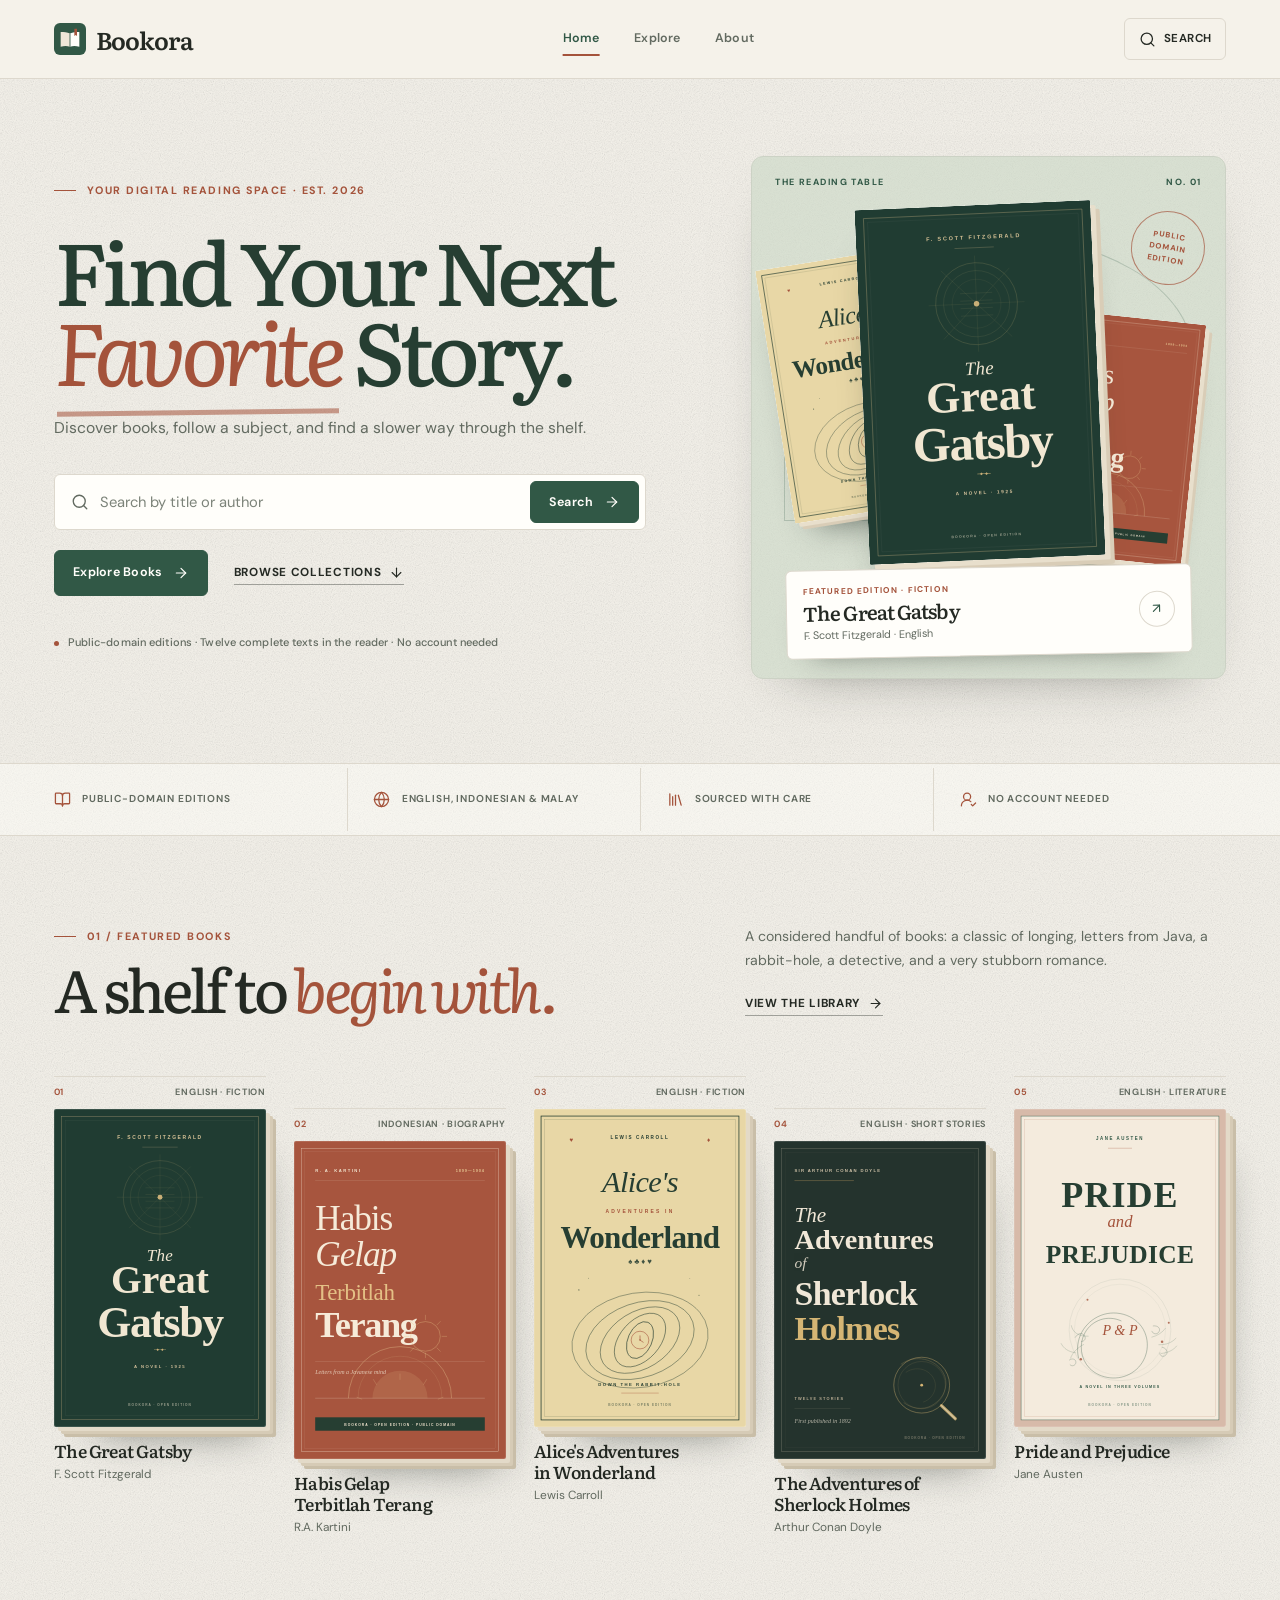
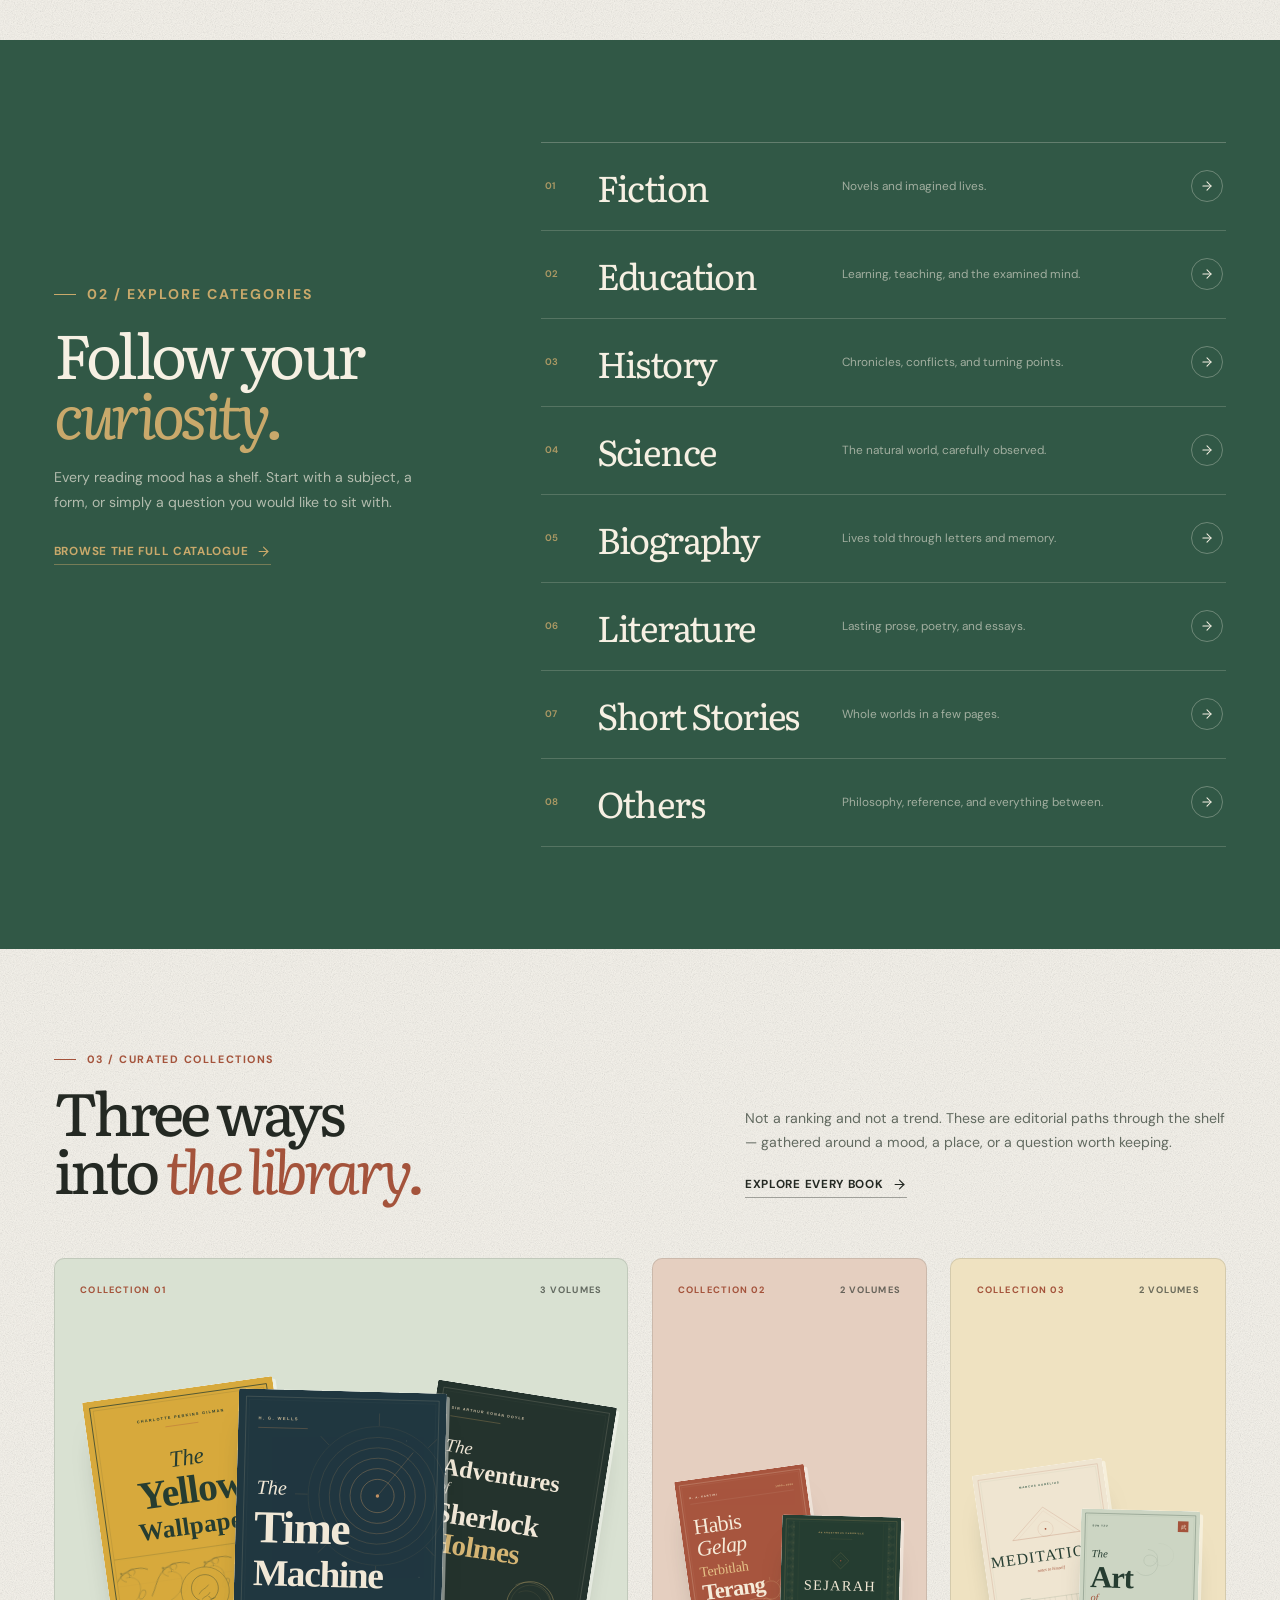
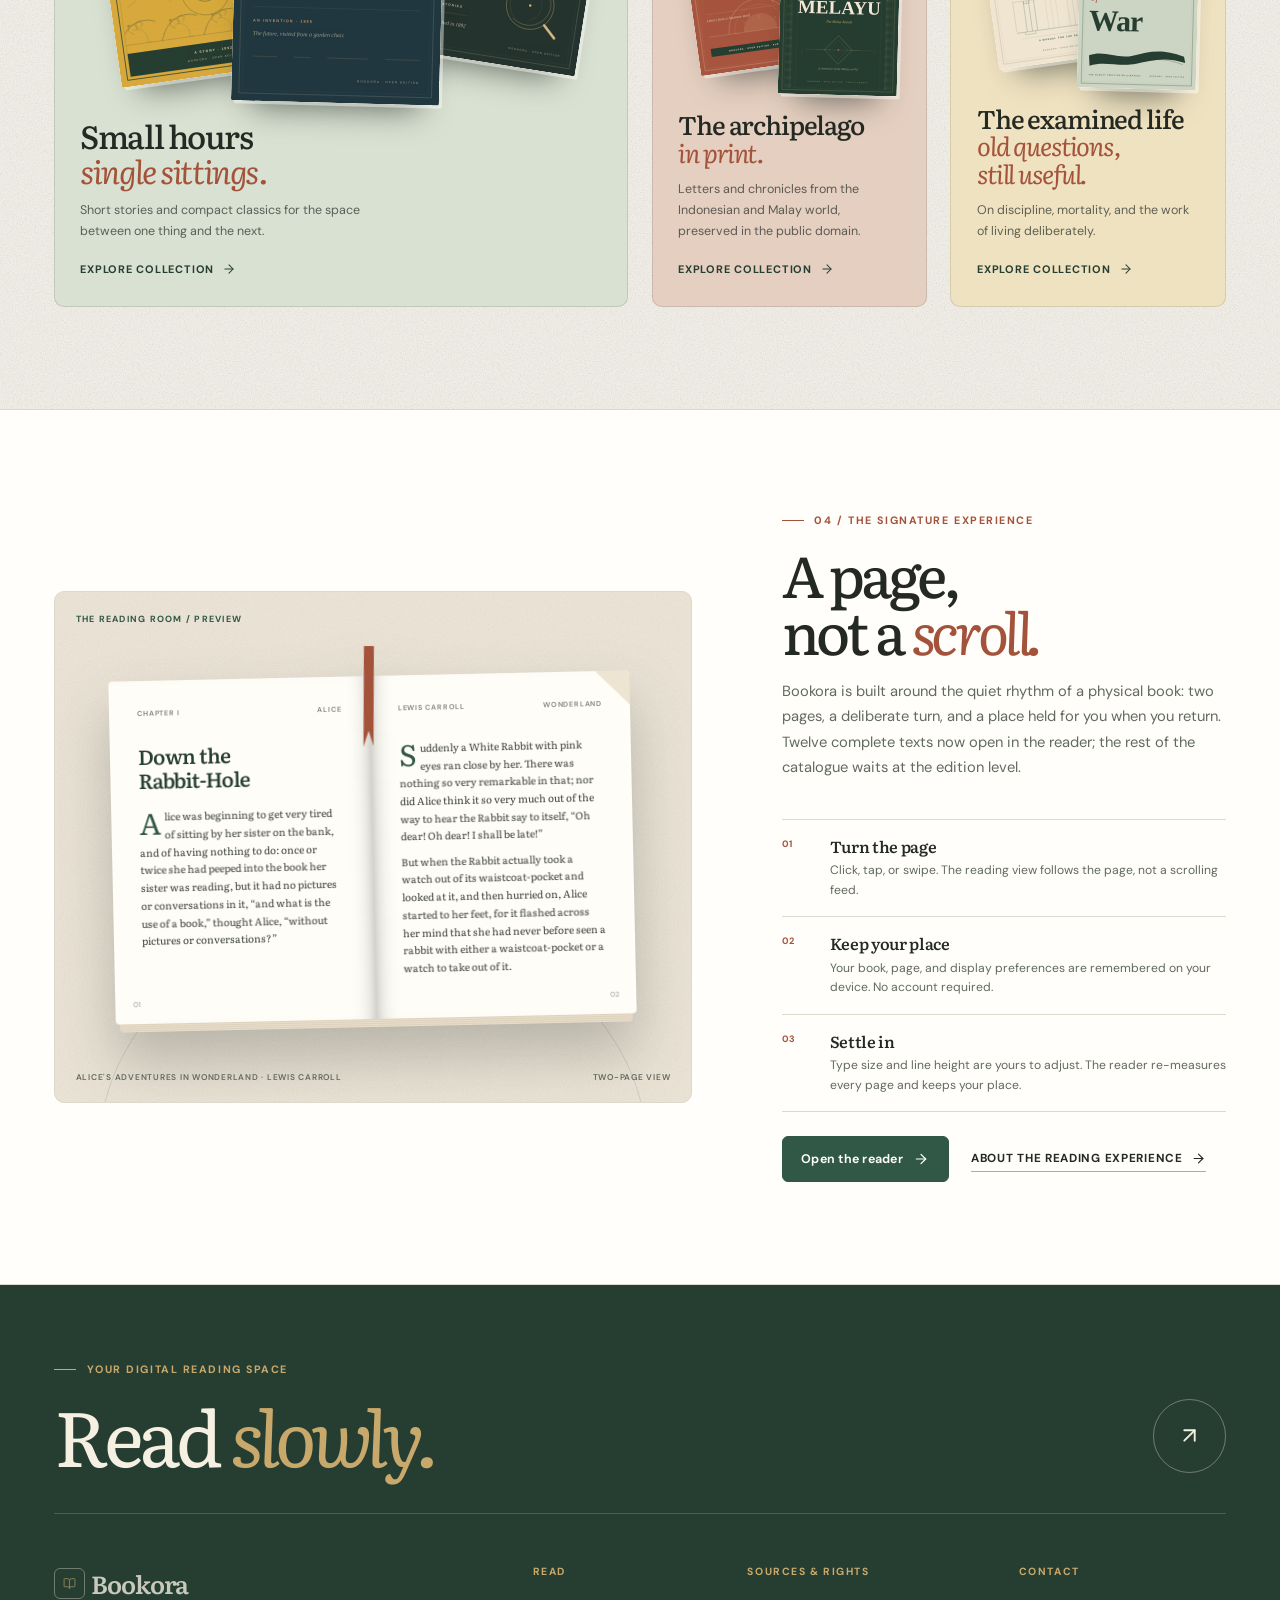
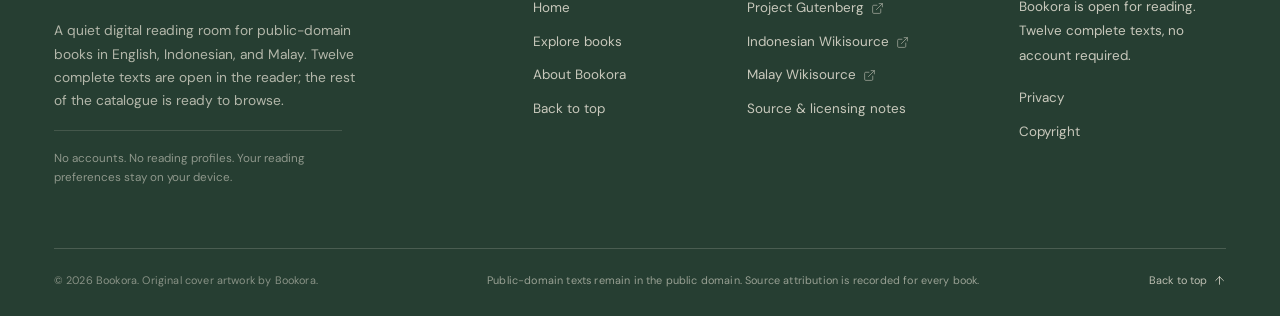
<file: index.html>
<!DOCTYPE html>
<html lang="en">
<head>
  <meta charset="UTF-8">
  <meta name="viewport" content="width=device-width, initial-scale=1.0">
  <meta name="description" content="Bookora is a quiet digital reading room for discovering public-domain books in English, Indonesian, and Malay. No account required.">
  <meta name="theme-color" content="#F5F2EA">
  <title>Bookora — Your Digital Reading Space</title>
  <link rel="icon" href="favicon.svg" type="image/svg+xml">
  <link rel="preload" href="assets/fonts/literata-variable.woff2" as="font" type="font/woff2" crossorigin>
  <link rel="preload" href="assets/fonts/dm-sans-variable.woff2" as="font" type="font/woff2" crossorigin>
  <link rel="stylesheet" href="css/style.css">
  <link rel="stylesheet" href="css/home.css">
</head>
<body>
  <a class="skip-link" href="#main-content">Skip to content</a>

  <svg class="icon-sprite" xmlns="http://www.w3.org/2000/svg" aria-hidden="true" focusable="false">
    <symbol id="icon-book-open" viewBox="0 0 24 24">
      <path d="M12 7v14"/>
      <path d="M3 18a1 1 0 0 1-1-1V4a1 1 0 0 1 1-1h5a4 4 0 0 1 4 4 4 4 0 0 1 4-4h5a1 1 0 0 1 1 1v13a1 1 0 0 1-1 1h-6a3 3 0 0 0-3 3 3 3 0 0 0-3-3z"/>
    </symbol>
    <symbol id="icon-globe" viewBox="0 0 24 24">
      <circle cx="12" cy="12" r="10"/>
      <path d="M12 2a14.5 14.5 0 0 0 0 20 14.5 14.5 0 0 0 0-20"/>
      <path d="M2 12h20"/>
    </symbol>
    <symbol id="icon-library" viewBox="0 0 24 24">
      <path d="m16 6 4 14"/>
      <path d="M12 6v14"/>
      <path d="M8 8v12"/>
      <path d="M4 4v16"/>
    </symbol>
    <symbol id="icon-user-check" viewBox="0 0 24 24">
      <path d="M2 21a8 8 0 0 1 13.292-6"/>
      <circle cx="10" cy="8" r="5"/>
      <path d="m16 19 2 2 4-4"/>
    </symbol>
    <symbol id="icon-search" viewBox="0 0 24 24">
      <circle cx="11" cy="11" r="8"/>
      <path d="m21 21-4.3-4.3"/>
    </symbol>
    <symbol id="icon-menu" viewBox="0 0 24 24">
      <line x1="4" x2="20" y1="12" y2="12"/>
      <line x1="4" x2="20" y1="6" y2="6"/>
      <line x1="4" x2="20" y1="18" y2="18"/>
    </symbol>
    <symbol id="icon-close" viewBox="0 0 24 24">
      <path d="M18 6 6 18"/>
      <path d="m6 6 12 12"/>
    </symbol>
    <symbol id="icon-arrow-right" viewBox="0 0 24 24">
      <path d="M5 12h14"/>
      <path d="m12 5 7 7-7 7"/>
    </symbol>
    <symbol id="icon-arrow-up-right" viewBox="0 0 24 24">
      <path d="M7 7h10v10"/>
      <path d="M7 17 17 7"/>
    </symbol>
    <symbol id="icon-arrow-down" viewBox="0 0 24 24">
      <path d="M12 5v14"/>
      <path d="m19 12-7 7-7-7"/>
    </symbol>
    <symbol id="icon-arrow-up" viewBox="0 0 24 24">
      <path d="m5 12 7-7 7 7"/>
      <path d="M12 19V5"/>
    </symbol>
    <symbol id="icon-external-link" viewBox="0 0 24 24">
      <path d="M15 3h6v6"/>
      <path d="M10 14 21 3"/>
      <path d="M18 13v6a2 2 0 0 1-2 2H5a2 2 0 0 1-2-2V8a2 2 0 0 1 2-2h6"/>
    </symbol>
    <symbol id="icon-mail" viewBox="0 0 24 24">
      <rect width="20" height="16" x="2" y="4" rx="2"/>
      <path d="m22 7-8.97 5.7a1.94 1.94 0 0 1-2.06 0L2 7"/>
    </symbol>
  </svg>

  <header class="site-header">
    <div class="container site-header__inner">
      <a class="brand" href="index.html" aria-label="Bookora home">
        <img class="brand__mark" src="assets/images/logo-mark.svg" width="32" height="32" alt="">
        <span class="brand__wordmark">Bookora</span>
      </a>

      <nav class="site-nav" aria-label="Primary navigation">
        <a class="site-nav__link" href="index.html" aria-current="page">Home</a>
        <a class="site-nav__link" href="explore.html">Explore</a>
        <a class="site-nav__link" href="about.html">About</a>
      </nav>

      <div class="site-header__actions">
        <button class="search-trigger" type="button" data-dialog-open="search-dialog" aria-haspopup="dialog" aria-controls="search-dialog" aria-expanded="false" aria-label="Search Bookora">
          <svg class="icon" aria-hidden="true"><use href="#icon-search"></use></svg>
          <span class="search-trigger__label" aria-hidden="true">Search</span>
        </button>
        <button class="menu-trigger" type="button" data-dialog-open="nav-dialog" aria-haspopup="dialog" aria-controls="nav-dialog" aria-expanded="false" aria-label="Open navigation menu">
          <svg class="icon" aria-hidden="true"><use href="#icon-menu"></use></svg>
        </button>
      </div>
    </div>
  </header>

  <dialog class="search-dialog" id="search-dialog" aria-labelledby="search-dialog-title">
    <div class="search-dialog__panel">
      <div class="search-dialog__top">
        <p class="eyebrow">The catalogue</p>
        <button class="dialog-close" type="button" data-dialog-close aria-label="Close search">
          <svg class="icon" aria-hidden="true"><use href="#icon-close"></use></svg>
        </button>
      </div>
      <h2 id="search-dialog-title">Search the library.</h2>
      <p class="search-dialog__intro">Look for a title, an author, or a translator. Bookora will bring together every matching edition in the catalogue.</p>
      <form class="search-form search-dialog__form" action="explore.html" method="get" role="search">
        <label class="sr-only" for="dialog-search-input">Search by title or author</label>
        <svg class="icon search-form__icon" aria-hidden="true"><use href="#icon-search"></use></svg>
        <input class="search-form__input" id="dialog-search-input" type="search" name="q" placeholder="Search by title or author" autocomplete="off" spellcheck="false">
        <button class="button button--primary" type="submit">
          Search
          <svg class="icon icon--forward" aria-hidden="true"><use href="#icon-arrow-right"></use></svg>
        </button>
      </form>
      <div class="search-dialog__suggestions">
        <span>Browse a shelf:</span>
        <a href="explore.html?category=fiction">Fiction</a>
        <a href="explore.html?category=biography">Biography</a>
        <a href="explore.html?category=history">History</a>
        <a href="explore.html?category=short-stories">Short stories</a>
      </div>
    </div>
  </dialog>

  <dialog class="nav-dialog" id="nav-dialog" aria-labelledby="nav-dialog-title">
    <div class="nav-dialog__inner">
      <div class="nav-dialog__head">
        <a class="brand" href="index.html" aria-label="Bookora home">
          <img class="brand__mark" src="assets/images/logo-mark.svg" width="32" height="32" alt="">
          <span class="brand__wordmark">Bookora</span>
        </a>
        <button class="dialog-close" type="button" data-dialog-close aria-label="Close navigation menu">
          <svg class="icon" aria-hidden="true"><use href="#icon-close"></use></svg>
        </button>
      </div>
      <h2 class="sr-only" id="nav-dialog-title">Bookora navigation</h2>
      <nav class="nav-dialog__nav" aria-label="Mobile navigation">
        <a class="nav-dialog__link" href="index.html" aria-current="page">
          <span class="nav-dialog__link-index" aria-hidden="true">01</span>
          <span class="nav-dialog__link-label">Home</span>
          <svg class="icon" aria-hidden="true"><use href="#icon-arrow-up-right"></use></svg>
        </a>
        <a class="nav-dialog__link" href="explore.html">
          <span class="nav-dialog__link-index" aria-hidden="true">02</span>
          <span class="nav-dialog__link-label">Explore</span>
          <svg class="icon" aria-hidden="true"><use href="#icon-arrow-up-right"></use></svg>
        </a>
        <a class="nav-dialog__link" href="about.html">
          <span class="nav-dialog__link-index" aria-hidden="true">03</span>
          <span class="nav-dialog__link-label">About</span>
          <svg class="icon" aria-hidden="true"><use href="#icon-arrow-up-right"></use></svg>
        </a>
      </nav>
      <div class="nav-dialog__footer">
        <p>A quiet reading room for public-domain books. No account, no noise.</p>
        <a class="button button--primary" href="explore.html">
          Explore books
          <svg class="icon icon--forward" aria-hidden="true"><use href="#icon-arrow-right"></use></svg>
        </a>
      </div>
    </div>
  </dialog>

  <main id="main-content">
    <section class="hero" aria-labelledby="hero-title">
      <div class="container hero__grid">
        <div class="hero__content">
          <p class="eyebrow hero__eyebrow">Your digital reading space · Est. 2026</p>
          <h1 class="hero__title" id="hero-title">Find Your Next<br><em>Favorite</em> Story.</h1>
          <p class="hero__lede">Discover books, follow a subject, and find a slower way through the shelf.</p>

          <form class="search-form hero__search" action="explore.html" method="get" role="search">
            <label class="sr-only" for="hero-search-input">Search by title or author</label>
            <svg class="icon search-form__icon" aria-hidden="true"><use href="#icon-search"></use></svg>
            <input class="search-form__input" id="hero-search-input" type="search" name="q" placeholder="Search by title or author" autocomplete="off" spellcheck="false">
            <button class="button button--primary" type="submit">
              Search
              <svg class="icon icon--forward" aria-hidden="true"><use href="#icon-arrow-right"></use></svg>
            </button>
          </form>

          <div class="hero__actions">
            <a class="button button--primary" href="explore.html">
              Explore Books
              <svg class="icon icon--forward" aria-hidden="true"><use href="#icon-arrow-right"></use></svg>
            </a>
            <a class="text-link" href="#collections">
              Browse collections
              <svg class="icon" aria-hidden="true"><use href="#icon-arrow-down"></use></svg>
            </a>
          </div>

          <p class="hero__note">Public-domain editions · Twelve complete texts in the reader · No account needed</p>
        </div>

        <figure class="hero-display" aria-labelledby="hero-display-caption">
          <div class="hero-display__meta" aria-hidden="true">
            <span>The reading table</span>
            <span>No. 01</span>
          </div>
          <span class="hero-display__seal" aria-hidden="true">Public<br>domain<br>edition</span>
          <div class="hero-display__stage">
            <a class="hero-book hero-book--back" href="book-detail.html?book=alice-wonderland" aria-label="View Alice's Adventures in Wonderland">
              <img src="assets/images/covers/alice-wonderland.svg" width="600" height="900" alt="Cover of Alice's Adventures in Wonderland">
            </a>
            <a class="hero-book hero-book--front" href="book-detail.html?book=great-gatsby" aria-label="View The Great Gatsby">
              <img src="assets/images/covers/great-gatsby.svg" width="600" height="900" alt="Cover of The Great Gatsby" fetchpriority="high">
            </a>
            <a class="hero-book hero-book--side" href="book-detail.html?book=habis-gelap" aria-label="View Habis Gelap Terbitlah Terang">
              <img src="assets/images/covers/habis-gelap.svg" width="600" height="900" alt="Cover of Habis Gelap Terbitlah Terang">
            </a>
          </div>
          <figcaption class="hero-label" id="hero-display-caption">
            <a class="hero-label__link" href="book-detail.html?book=great-gatsby">
              <span>
                <span class="hero-label__eyebrow">Featured edition · Fiction</span>
                <span class="hero-label__title">The Great Gatsby</span>
                <span class="hero-label__meta">F. Scott Fitzgerald · English</span>
              </span>
              <span class="hero-label__arrow" aria-hidden="true">
                <svg class="icon"><use href="#icon-arrow-up-right"></use></svg>
              </span>
            </a>
          </figcaption>
        </figure>
      </div>
    </section>

    <div class="principles" aria-label="Bookora principles">
      <div class="container">
        <ul class="principles__list">
          <li class="principles__item">
            <svg class="icon" aria-hidden="true"><use href="#icon-book-open"></use></svg>
            <span>Public-domain editions</span>
          </li>
          <li class="principles__item">
            <svg class="icon" aria-hidden="true"><use href="#icon-globe"></use></svg>
            <span>English, Indonesian &amp; Malay</span>
          </li>
          <li class="principles__item">
            <svg class="icon" aria-hidden="true"><use href="#icon-library"></use></svg>
            <span>Sourced with care</span>
          </li>
          <li class="principles__item">
            <svg class="icon" aria-hidden="true"><use href="#icon-user-check"></use></svg>
            <span>No account needed</span>
          </li>
        </ul>
      </div>
    </div>

    <section class="section featured" id="featured" aria-labelledby="featured-title">
      <div class="container">
        <div class="section-intro">
          <div>
            <p class="eyebrow">01 / Featured books</p>
            <h2 class="section-intro__title" id="featured-title">A shelf to <em>begin with.</em></h2>
          </div>
          <div class="section-intro__support">
            <p>A considered handful of books: a classic of longing, letters from Java, a rabbit-hole, a detective, and a very stubborn romance.</p>
            <a class="text-link" href="explore.html">
              View the library
              <svg class="icon icon--forward" aria-hidden="true"><use href="#icon-arrow-right"></use></svg>
            </a>
          </div>
        </div>

        <div class="featured__shelf">
          <div class="book-list" data-featured-books></div>
          <noscript>
            <p class="featured__noscript">Enable JavaScript to see the featured shelf. The catalogue is rendered in the browser.</p>
          </noscript>
        </div>
      </div>
    </section>

    <section class="section section--forest categories" id="categories" aria-labelledby="categories-title">
      <div class="container categories__layout">
        <div class="categories__intro">
          <p class="eyebrow">02 / Explore categories</p>
          <h2 id="categories-title">Follow your <em>curiosity.</em></h2>
          <p>Every reading mood has a shelf. Start with a subject, a form, or simply a question you would like to sit with.</p>
          <a class="text-link" href="explore.html">
            Browse the full catalogue
            <svg class="icon icon--forward" aria-hidden="true"><use href="#icon-arrow-right"></use></svg>
          </a>
        </div>

        <div class="categories__list">
          <a class="category-row" href="explore.html?category=fiction">
            <span class="category-row__index" aria-hidden="true">01</span>
            <span class="category-row__name">Fiction</span>
            <span class="category-row__description">Novels and imagined lives.</span>
            <span class="category-row__arrow" aria-hidden="true"><svg class="icon"><use href="#icon-arrow-right"></use></svg></span>
          </a>
          <a class="category-row" href="explore.html?category=education">
            <span class="category-row__index" aria-hidden="true">02</span>
            <span class="category-row__name">Education</span>
            <span class="category-row__description">Learning, teaching, and the examined mind.</span>
            <span class="category-row__arrow" aria-hidden="true"><svg class="icon"><use href="#icon-arrow-right"></use></svg></span>
          </a>
          <a class="category-row" href="explore.html?category=history">
            <span class="category-row__index" aria-hidden="true">03</span>
            <span class="category-row__name">History</span>
            <span class="category-row__description">Chronicles, conflicts, and turning points.</span>
            <span class="category-row__arrow" aria-hidden="true"><svg class="icon"><use href="#icon-arrow-right"></use></svg></span>
          </a>
          <a class="category-row" href="explore.html?category=science">
            <span class="category-row__index" aria-hidden="true">04</span>
            <span class="category-row__name">Science</span>
            <span class="category-row__description">The natural world, carefully observed.</span>
            <span class="category-row__arrow" aria-hidden="true"><svg class="icon"><use href="#icon-arrow-right"></use></svg></span>
          </a>
          <a class="category-row" href="explore.html?category=biography">
            <span class="category-row__index" aria-hidden="true">05</span>
            <span class="category-row__name">Biography</span>
            <span class="category-row__description">Lives told through letters and memory.</span>
            <span class="category-row__arrow" aria-hidden="true"><svg class="icon"><use href="#icon-arrow-right"></use></svg></span>
          </a>
          <a class="category-row" href="explore.html?category=literature">
            <span class="category-row__index" aria-hidden="true">06</span>
            <span class="category-row__name">Literature</span>
            <span class="category-row__description">Lasting prose, poetry, and essays.</span>
            <span class="category-row__arrow" aria-hidden="true"><svg class="icon"><use href="#icon-arrow-right"></use></svg></span>
          </a>
          <a class="category-row" href="explore.html?category=short-stories">
            <span class="category-row__index" aria-hidden="true">07</span>
            <span class="category-row__name">Short Stories</span>
            <span class="category-row__description">Whole worlds in a few pages.</span>
            <span class="category-row__arrow" aria-hidden="true"><svg class="icon"><use href="#icon-arrow-right"></use></svg></span>
          </a>
          <a class="category-row" href="explore.html?category=others">
            <span class="category-row__index" aria-hidden="true">08</span>
            <span class="category-row__name">Others</span>
            <span class="category-row__description">Philosophy, reference, and everything between.</span>
            <span class="category-row__arrow" aria-hidden="true"><svg class="icon"><use href="#icon-arrow-right"></use></svg></span>
          </a>
        </div>
      </div>
    </section>

    <section class="section collections" id="collections" aria-labelledby="collections-title">
      <div class="container">
        <div class="section-intro">
          <div>
            <p class="eyebrow">03 / Curated collections</p>
            <h2 class="section-intro__title" id="collections-title">Three ways into <em>the library.</em></h2>
          </div>
          <div class="section-intro__support">
            <p>Not a ranking and not a trend. These are editorial paths through the shelf — gathered around a mood, a place, or a question worth keeping.</p>
            <a class="text-link" href="explore.html">
              Explore every book
              <svg class="icon icon--forward" aria-hidden="true"><use href="#icon-arrow-right"></use></svg>
            </a>
          </div>
        </div>

        <div class="collections__grid" data-collections></div>
        <noscript>
          <p class="collections__noscript">Enable JavaScript to see the curated collections.</p>
        </noscript>
      </div>
    </section>

    <section class="section experience" id="reading-experience" aria-labelledby="experience-title">
      <div class="container experience__grid">
        <div class="experience__visual" role="img" aria-label="A preview of Bookora's reading layout, showing the opening of Alice's Adventures in Wonderland.">
          <span class="experience__visual-label">The reading room / Preview</span>
          <div class="reader-spread">
            <span class="reader-ribbon" aria-hidden="true"></span>
            <div class="reader-page reader-page--left">
              <div class="reader-page__running">
                <span>Chapter I</span>
                <span>Alice</span>
              </div>
              <h3>Down the<br>Rabbit-Hole</h3>
              <p>Alice was beginning to get very tired of sitting by her sister on the bank, and of having nothing to do: once or twice she had peeped into the book her sister was reading, but it had no pictures or conversations in it, “and what is the use of a book,” thought Alice, “without pictures or conversations?”</p>
              <p class="reader-page__mobile-only">So she was considering in her own mind (as well as she could, for the hot day made her feel very sleepy and stupid), whether the pleasure of making a daisy-chain would be worth the trouble of getting up and picking the daisies, when suddenly a White Rabbit with pink eyes ran close by her.</p>
              <p class="reader-page__mobile-only reader-page__mobile-only--optional">But when the Rabbit actually took a watch out of its waistcoat-pocket and looked at it, and then hurried on, Alice started to her feet, for it flashed across her mind that she had never before seen a rabbit with either a waistcoat-pocket or a watch to take out of it.</p>
              <span class="reader-page__number">01</span>
            </div>
            <div class="reader-page reader-page--right">
              <div class="reader-page__running">
                <span>Lewis Carroll</span>
                <span>Wonderland</span>
              </div>
              <p>Suddenly a White Rabbit with pink eyes ran close by her. There was nothing so very remarkable in that; nor did Alice think it so very much out of the way to hear the Rabbit say to itself, “Oh dear! Oh dear! I shall be late!”</p>
              <p>But when the Rabbit actually took a watch out of its waistcoat-pocket and looked at it, and then hurried on, Alice started to her feet, for it flashed across her mind that she had never before seen a rabbit with either a waistcoat-pocket or a watch to take out of it.</p>
              <span class="reader-page__number">02</span>
            </div>
          </div>
          <div class="experience__visual-caption">
            <span>Alice's Adventures in Wonderland · Lewis Carroll</span>
            <span>Two-page view</span>
          </div>
        </div>

        <div class="experience__copy">
          <p class="eyebrow">04 / The signature experience</p>
          <h2 id="experience-title">A page,<br>not a <em>scroll.</em></h2>
          <p class="experience__lede">Bookora is built around the quiet rhythm of a physical book: two pages, a deliberate turn, and a place held for you when you return. Twelve complete texts now open in the reader; the rest of the catalogue waits at the edition level.</p>
          <div class="experience__features">
            <div class="experience-feature">
              <span class="experience-feature__number" aria-hidden="true">01</span>
              <div>
                <h3>Turn the page</h3>
                <p>Click, tap, or swipe. The reading view follows the page, not a scrolling feed.</p>
              </div>
            </div>
            <div class="experience-feature">
              <span class="experience-feature__number" aria-hidden="true">02</span>
              <div>
                <h3>Keep your place</h3>
                <p>Your book, page, and display preferences are remembered on your device. No account required.</p>
              </div>
            </div>
            <div class="experience-feature">
              <span class="experience-feature__number" aria-hidden="true">03</span>
              <div>
                <h3>Settle in</h3>
                <p>Type size and line height are yours to adjust. The reader re-measures every page and keeps your place.</p>
              </div>
            </div>
          </div>
          <div class="experience__actions">
            <a class="button button--primary" href="reader.html?book=alice-wonderland">
              Open the reader
              <svg class="icon icon--forward" aria-hidden="true"><use href="#icon-arrow-right"></use></svg>
            </a>
            <a class="text-link" href="about.html">
              About the reading experience
              <svg class="icon icon--forward" aria-hidden="true"><use href="#icon-arrow-right"></use></svg>
            </a>
          </div>
        </div>
      </div>
    </section>
  </main>

  <footer class="site-footer">
    <div class="container">
      <div class="footer-masthead">
        <div>
          <p class="eyebrow">Your digital reading space</p>
          <h2>Read <em>slowly.</em></h2>
        </div>
        <a class="footer-arrow" href="explore.html" aria-label="Explore books">
          <svg class="icon" aria-hidden="true"><use href="#icon-arrow-up-right"></use></svg>
        </a>
      </div>

      <div class="footer-columns">
        <div class="footer-column">
          <a class="footer-brand" href="index.html" aria-label="Bookora home">
            <span class="footer-brand__mark" aria-hidden="true">
              <svg class="icon"><use href="#icon-book-open"></use></svg>
            </span>
            <span class="footer-brand__wordmark">Bookora</span>
          </a>
          <p class="footer-about">A quiet digital reading room for public-domain books in English, Indonesian, and Malay. Twelve complete texts are open in the reader; the rest of the catalogue is ready to browse.</p>
          <p class="footer-privacy">No accounts. No reading profiles. Your reading preferences stay on your device.</p>
        </div>

        <div class="footer-column">
          <h3>Read</h3>
          <ul>
            <li><a href="index.html">Home</a></li>
            <li><a href="explore.html">Explore books</a></li>
            <li><a href="about.html">About Bookora</a></li>
            <li><a href="#main-content">Back to top</a></li>
          </ul>
        </div>

        <div class="footer-column">
          <h3>Sources &amp; rights</h3>
          <ul>
            <li>
              <a href="https://www.gutenberg.org/" target="_blank" rel="noopener noreferrer">
                Project Gutenberg
                <span class="sr-only">(opens in a new tab)</span>
                <svg class="icon" aria-hidden="true"><use href="#icon-external-link"></use></svg>
              </a>
            </li>
            <li>
              <a href="https://id.wikisource.org/" target="_blank" rel="noopener noreferrer">
                Indonesian Wikisource
                <span class="sr-only">(opens in a new tab)</span>
                <svg class="icon" aria-hidden="true"><use href="#icon-external-link"></use></svg>
              </a>
            </li>
            <li>
              <a href="https://ms.wikisource.org/" target="_blank" rel="noopener noreferrer">
                Malay Wikisource
                <span class="sr-only">(opens in a new tab)</span>
                <svg class="icon" aria-hidden="true"><use href="#icon-external-link"></use></svg>
              </a>
            </li>
            <li><a href="about.html#sources">Source &amp; licensing notes</a></li>
          </ul>
        </div>

        <div class="footer-column">
          <h3>Contact</h3>
          <p class="footer-contact">
            Bookora is open for reading.<br>
            Twelve complete texts, no account required.
          </p>
          <ul>
            <li><a href="about.html#privacy">Privacy</a></li>
            <li><a href="about.html#copyright">Copyright</a></li>
          </ul>
        </div>
      </div>

      <div class="footer-bottom">
        <span>&copy; <span data-current-year>2026</span> Bookora. Original cover artwork by Bookora.</span>
        <span class="footer-bottom__note">Public-domain texts remain in the public domain. Source attribution is recorded for every book.</span>
        <a class="footer-backtop" href="#main-content">
          Back to top
          <svg class="icon" aria-hidden="true"><use href="#icon-arrow-up"></use></svg>
        </a>
      </div>
    </div>
  </footer>

  <script src="js/app.js" defer></script>
  <script src="js/books.js" defer></script>
  <script src="js/home.js" defer></script>
</body>
</html>
</file>
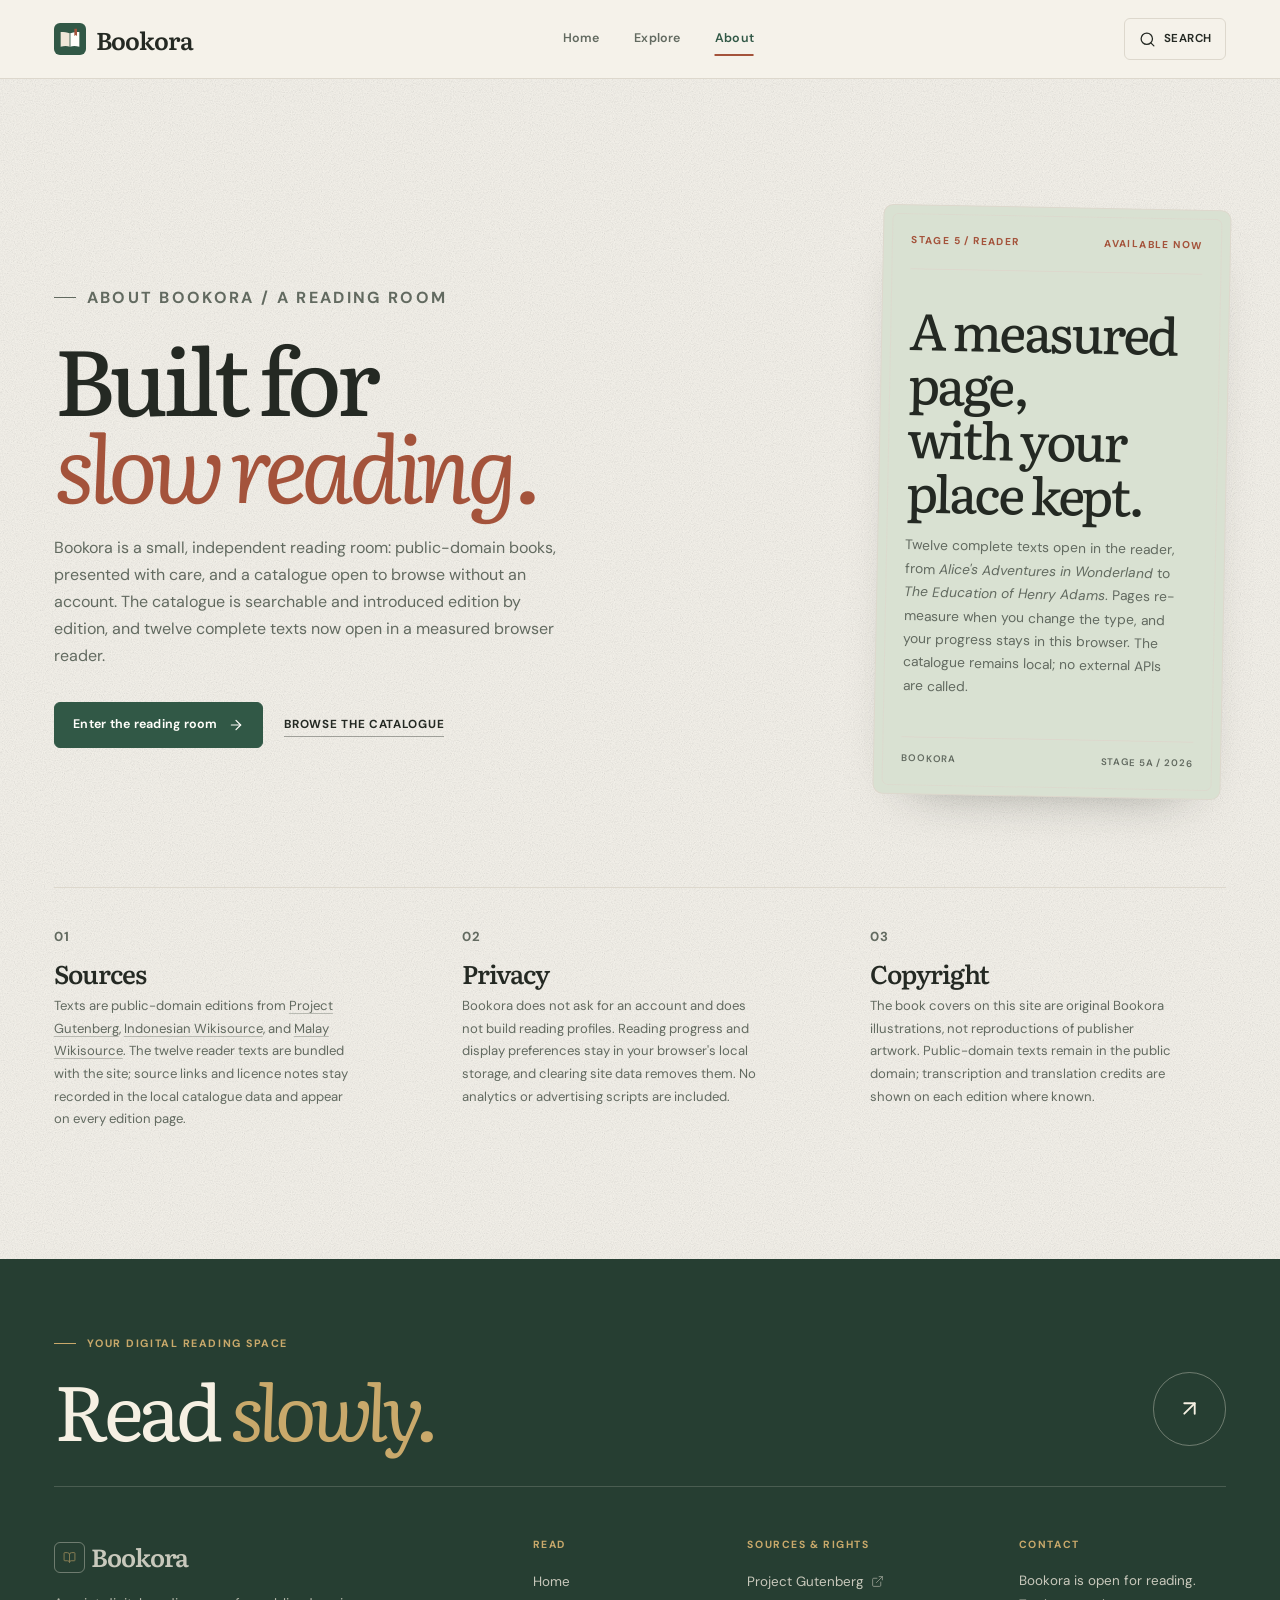
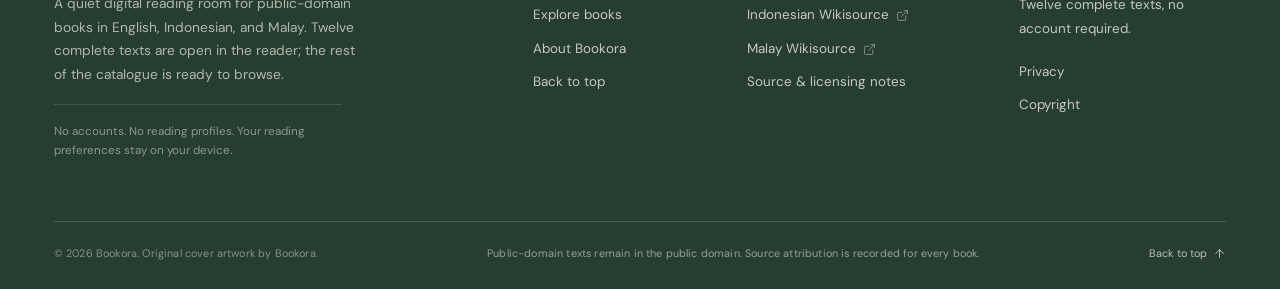
<file: about.html>
<!DOCTYPE html>
<html lang="en">
<head>
  <meta charset="UTF-8">
  <meta name="viewport" content="width=device-width, initial-scale=1.0">
  <meta name="description" content="About Bookora: a quiet digital reading room for public-domain books in English, Indonesian, and Malay, built without accounts, advertising, or reading profiles.">
  <meta name="theme-color" content="#F5F2EA">
  <title>About — Bookora</title>
  <link rel="icon" href="favicon.svg" type="image/svg+xml">
  <link rel="preload" href="assets/fonts/literata-variable.woff2" as="font" type="font/woff2" crossorigin>
  <link rel="preload" href="assets/fonts/dm-sans-variable.woff2" as="font" type="font/woff2" crossorigin>
  <link rel="stylesheet" href="css/style.css">
</head>
<body>
  <a class="skip-link" href="#main-content">Skip to content</a>

  <svg class="icon-sprite" xmlns="http://www.w3.org/2000/svg" aria-hidden="true" focusable="false">
    <symbol id="icon-book-open" viewBox="0 0 24 24">
      <path d="M12 7v14"/>
      <path d="M3 18a1 1 0 0 1-1-1V4a1 1 0 0 1 1-1h5a4 4 0 0 1 4 4 4 4 0 0 1 4-4h5a1 1 0 0 1 1 1v13a1 1 0 0 1-1 1h-6a3 3 0 0 0-3 3 3 3 0 0 0-3-3z"/>
    </symbol>
    <symbol id="icon-search" viewBox="0 0 24 24">
      <circle cx="11" cy="11" r="8"/>
      <path d="m21 21-4.3-4.3"/>
    </symbol>
    <symbol id="icon-menu" viewBox="0 0 24 24">
      <line x1="4" x2="20" y1="12" y2="12"/>
      <line x1="4" x2="20" y1="6" y2="6"/>
      <line x1="4" x2="20" y1="18" y2="18"/>
    </symbol>
    <symbol id="icon-close" viewBox="0 0 24 24">
      <path d="M18 6 6 18"/>
      <path d="m6 6 12 12"/>
    </symbol>
    <symbol id="icon-arrow-right" viewBox="0 0 24 24">
      <path d="M5 12h14"/>
      <path d="m12 5 7 7-7 7"/>
    </symbol>
    <symbol id="icon-arrow-up-right" viewBox="0 0 24 24">
      <path d="M7 7h10v10"/>
      <path d="M7 17 17 7"/>
    </symbol>
    <symbol id="icon-arrow-up" viewBox="0 0 24 24">
      <path d="m5 12 7-7 7 7"/>
      <path d="M12 19V5"/>
    </symbol>
    <symbol id="icon-external-link" viewBox="0 0 24 24">
      <path d="M15 3h6v6"/>
      <path d="M10 14 21 3"/>
      <path d="M18 13v6a2 2 0 0 1-2 2H5a2 2 0 0 1-2-2V8a2 2 0 0 1 2-2h6"/>
    </symbol>
  </svg>

  <header class="site-header">
    <div class="container site-header__inner">
      <a class="brand" href="index.html" aria-label="Bookora home">
        <img class="brand__mark" src="assets/images/logo-mark.svg" width="32" height="32" alt="">
        <span class="brand__wordmark">Bookora</span>
      </a>

      <nav class="site-nav" aria-label="Primary navigation">
        <a class="site-nav__link" href="index.html">Home</a>
        <a class="site-nav__link" href="explore.html">Explore</a>
        <a class="site-nav__link" href="about.html" aria-current="page">About</a>
      </nav>

      <div class="site-header__actions">
        <button class="search-trigger" type="button" data-dialog-open="search-dialog" aria-haspopup="dialog" aria-controls="search-dialog" aria-expanded="false" aria-label="Search Bookora">
          <svg class="icon" aria-hidden="true"><use href="#icon-search"></use></svg>
          <span class="search-trigger__label" aria-hidden="true">Search</span>
        </button>
        <button class="menu-trigger" type="button" data-dialog-open="nav-dialog" aria-haspopup="dialog" aria-controls="nav-dialog" aria-expanded="false" aria-label="Open navigation menu">
          <svg class="icon" aria-hidden="true"><use href="#icon-menu"></use></svg>
        </button>
      </div>
    </div>
  </header>

  <dialog class="search-dialog" id="search-dialog" aria-labelledby="search-dialog-title">
    <div class="search-dialog__panel">
      <div class="search-dialog__top">
        <p class="eyebrow">The catalogue</p>
        <button class="dialog-close" type="button" data-dialog-close aria-label="Close search">
          <svg class="icon" aria-hidden="true"><use href="#icon-close"></use></svg>
        </button>
      </div>
      <h2 id="search-dialog-title">Search the library.</h2>
      <p class="search-dialog__intro">Look for a title, an author, or a translator. Bookora will bring together every matching edition in the catalogue.</p>
      <form class="search-form search-dialog__form" action="explore.html" method="get" role="search">
        <label class="sr-only" for="dialog-search-input">Search by title or author</label>
        <svg class="icon search-form__icon" aria-hidden="true"><use href="#icon-search"></use></svg>
        <input class="search-form__input" id="dialog-search-input" type="search" name="q" placeholder="Search by title or author" autocomplete="off" spellcheck="false">
        <button class="button button--primary" type="submit">
          Search
          <svg class="icon icon--forward" aria-hidden="true"><use href="#icon-arrow-right"></use></svg>
        </button>
      </form>
      <div class="search-dialog__suggestions">
        <span>Browse a shelf:</span>
        <a href="explore.html?category=fiction">Fiction</a>
        <a href="explore.html?category=biography">Biography</a>
        <a href="explore.html?category=history">History</a>
        <a href="explore.html?category=short-stories">Short stories</a>
      </div>
    </div>
  </dialog>

  <dialog class="nav-dialog" id="nav-dialog" aria-labelledby="nav-dialog-title">
    <div class="nav-dialog__inner">
      <div class="nav-dialog__head">
        <a class="brand" href="index.html" aria-label="Bookora home">
          <img class="brand__mark" src="assets/images/logo-mark.svg" width="32" height="32" alt="">
          <span class="brand__wordmark">Bookora</span>
        </a>
        <button class="dialog-close" type="button" data-dialog-close aria-label="Close navigation menu">
          <svg class="icon" aria-hidden="true"><use href="#icon-close"></use></svg>
        </button>
      </div>
      <h2 class="sr-only" id="nav-dialog-title">Bookora navigation</h2>
      <nav class="nav-dialog__nav" aria-label="Mobile navigation">
        <a class="nav-dialog__link" href="index.html">
          <span class="nav-dialog__link-index" aria-hidden="true">01</span>
          <span class="nav-dialog__link-label">Home</span>
          <svg class="icon" aria-hidden="true"><use href="#icon-arrow-up-right"></use></svg>
        </a>
        <a class="nav-dialog__link" href="explore.html">
          <span class="nav-dialog__link-index" aria-hidden="true">02</span>
          <span class="nav-dialog__link-label">Explore</span>
          <svg class="icon" aria-hidden="true"><use href="#icon-arrow-up-right"></use></svg>
        </a>
        <a class="nav-dialog__link" href="about.html" aria-current="page">
          <span class="nav-dialog__link-index" aria-hidden="true">03</span>
          <span class="nav-dialog__link-label">About</span>
          <svg class="icon" aria-hidden="true"><use href="#icon-arrow-up-right"></use></svg>
        </a>
      </nav>
      <div class="nav-dialog__footer">
        <p>A quiet reading room for public-domain books. No account, no noise.</p>
        <a class="button button--primary" href="explore.html">
          Explore books
          <svg class="icon icon--forward" aria-hidden="true"><use href="#icon-arrow-right"></use></svg>
        </a>
      </div>
    </div>
  </dialog>

  <main id="main-content" class="placeholder-main">
    <div class="container placeholder-grid">
      <div class="placeholder-copy">
        <p class="eyebrow">About Bookora / A reading room</p>
        <h1>Built for <em>slow reading.</em></h1>
        <p>Bookora is a small, independent reading room: public-domain books, presented with care, and a catalogue open to browse without an account. The catalogue is searchable and introduced edition by edition, and twelve complete texts now open in a measured browser reader.</p>
        <div class="placeholder-actions">
          <a class="button button--primary" href="reader.html?book=alice-wonderland">
            Enter the reading room
            <svg class="icon icon--forward" aria-hidden="true"><use href="#icon-arrow-right"></use></svg>
          </a>
          <a class="text-link" href="explore.html">Browse the catalogue</a>
        </div>
      </div>

      <aside class="placeholder-card placeholder-card--sage" aria-label="Stage 5 / Reader">
        <div class="placeholder-card__top">
          <span>Stage 5 / Reader</span>
          <span>Available now</span>
        </div>
        <h2>A measured page, with your place kept.</h2>
        <p>Twelve complete texts open in the reader, from <em>Alice's Adventures in Wonderland</em> to <em>The Education of Henry Adams</em>. Pages re-measure when you change the type, and your progress stays in this browser. The catalogue remains local; no external APIs are called.</p>
        <div class="placeholder-card__rule"></div>
        <div class="placeholder-card__foot">
          <span>Bookora</span>
          <span>Stage 5a / 2026</span>
        </div>
      </aside>
    </div>
    
    <div class="container">
      <div class="notes-grid">
        <section class="note-section" id="sources" aria-labelledby="sources-title">
          <p class="note-section__index" aria-hidden="true">01</p>
          <h2 id="sources-title">Sources</h2>
          <p>Texts are public-domain editions from <a href="https://www.gutenberg.org/" target="_blank" rel="noopener noreferrer">Project Gutenberg</a>, <a href="https://id.wikisource.org/" target="_blank" rel="noopener noreferrer">Indonesian Wikisource</a>, and <a href="https://ms.wikisource.org/" target="_blank" rel="noopener noreferrer">Malay Wikisource</a>. The twelve reader texts are bundled with the site; source links and licence notes stay recorded in the local catalogue data and appear on every edition page.</p>
        </section>
        <section class="note-section" id="privacy" aria-labelledby="privacy-title">
          <p class="note-section__index" aria-hidden="true">02</p>
          <h2 id="privacy-title">Privacy</h2>
          <p>Bookora does not ask for an account and does not build reading profiles. Reading progress and display preferences stay in your browser's local storage, and clearing site data removes them. No analytics or advertising scripts are included.</p>
        </section>
        <section class="note-section" id="copyright" aria-labelledby="copyright-title">
          <p class="note-section__index" aria-hidden="true">03</p>
          <h2 id="copyright-title">Copyright</h2>
          <p>The book covers on this site are original Bookora illustrations, not reproductions of publisher artwork. Public-domain texts remain in the public domain; transcription and translation credits are shown on each edition where known.</p>
        </section>
      </div>
    </div>
  </main>

  <footer class="site-footer">
    <div class="container">
      <div class="footer-masthead">
        <div>
          <p class="eyebrow">Your digital reading space</p>
          <h2>Read <em>slowly.</em></h2>
        </div>
        <a class="footer-arrow" href="explore.html" aria-label="Explore books">
          <svg class="icon" aria-hidden="true"><use href="#icon-arrow-up-right"></use></svg>
        </a>
      </div>

      <div class="footer-columns">
        <div class="footer-column">
          <a class="footer-brand" href="index.html" aria-label="Bookora home">
            <span class="footer-brand__mark" aria-hidden="true">
              <svg class="icon"><use href="#icon-book-open"></use></svg>
            </span>
            <span class="footer-brand__wordmark">Bookora</span>
          </a>
          <p class="footer-about">A quiet digital reading room for public-domain books in English, Indonesian, and Malay. Twelve complete texts are open in the reader; the rest of the catalogue is ready to browse.</p>
          <p class="footer-privacy">No accounts. No reading profiles. Your reading preferences stay on your device.</p>
        </div>

        <div class="footer-column">
          <h3>Read</h3>
          <ul>
            <li><a href="index.html">Home</a></li>
            <li><a href="explore.html">Explore books</a></li>
            <li><a href="about.html">About Bookora</a></li>
            <li><a href="#main-content">Back to top</a></li>
          </ul>
        </div>

        <div class="footer-column">
          <h3>Sources &amp; rights</h3>
          <ul>
            <li>
              <a href="https://www.gutenberg.org/" target="_blank" rel="noopener noreferrer">
                Project Gutenberg
                <span class="sr-only">(opens in a new tab)</span>
                <svg class="icon" aria-hidden="true"><use href="#icon-external-link"></use></svg>
              </a>
            </li>
            <li>
              <a href="https://id.wikisource.org/" target="_blank" rel="noopener noreferrer">
                Indonesian Wikisource
                <span class="sr-only">(opens in a new tab)</span>
                <svg class="icon" aria-hidden="true"><use href="#icon-external-link"></use></svg>
              </a>
            </li>
            <li>
              <a href="https://ms.wikisource.org/" target="_blank" rel="noopener noreferrer">
                Malay Wikisource
                <span class="sr-only">(opens in a new tab)</span>
                <svg class="icon" aria-hidden="true"><use href="#icon-external-link"></use></svg>
              </a>
            </li>
            <li><a href="about.html#sources">Source &amp; licensing notes</a></li>
          </ul>
        </div>

        <div class="footer-column">
          <h3>Contact</h3>
          <p class="footer-contact">
            Bookora is open for reading.<br>
            Twelve complete texts, no account required.
          </p>
          <ul>
            <li><a href="about.html#privacy">Privacy</a></li>
            <li><a href="about.html#copyright">Copyright</a></li>
          </ul>
        </div>
      </div>

      <div class="footer-bottom">
        <span>&copy; <span data-current-year>2026</span> Bookora. Original cover artwork by Bookora.</span>
        <span class="footer-bottom__note">Public-domain texts remain in the public domain. Source attribution is recorded for every book.</span>
        <a class="footer-backtop" href="#main-content">
          Back to top
          <svg class="icon" aria-hidden="true"><use href="#icon-arrow-up"></use></svg>
        </a>
      </div>
    </div>
  </footer>

  <script src="js/app.js" defer></script>
</body>
</html>
</file>
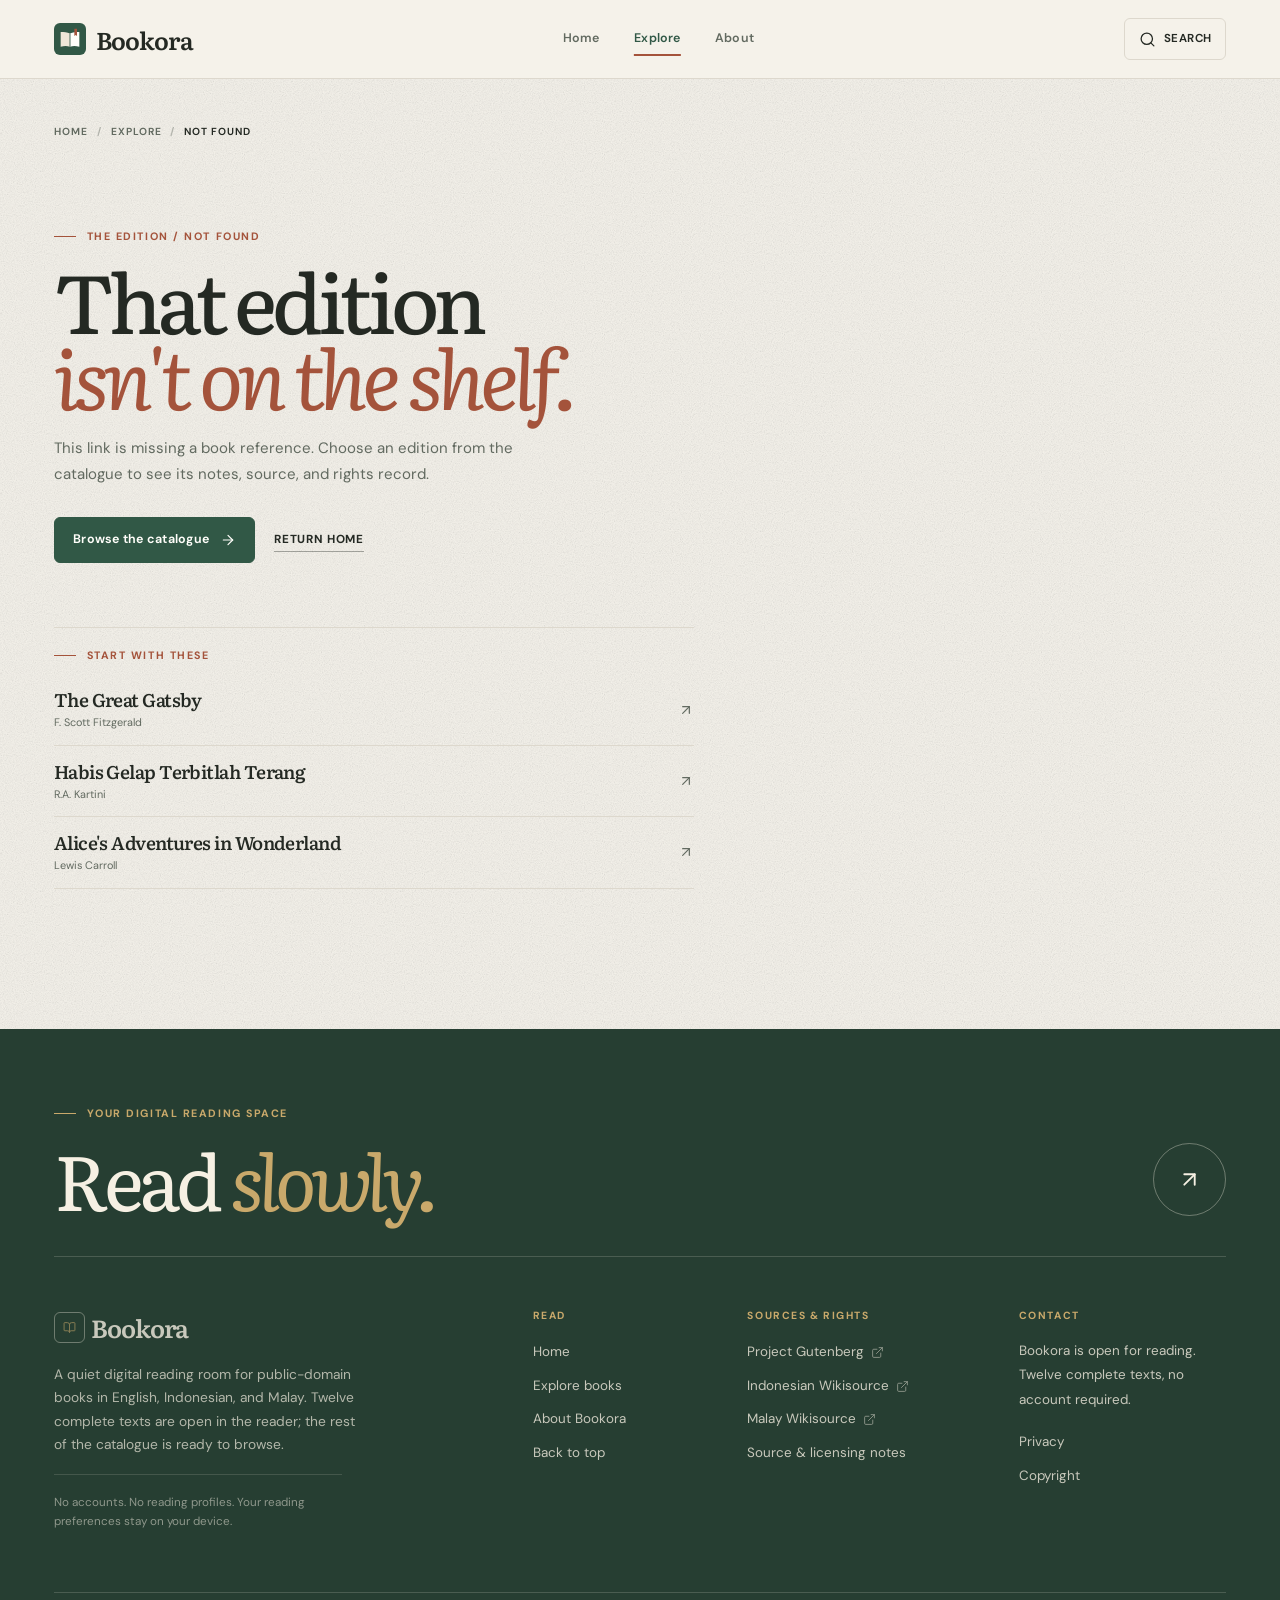
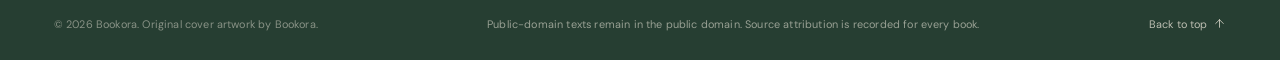
<file: book-detail.html>
<!DOCTYPE html>
<html lang="en">
<head>
  <meta charset="UTF-8">
  <meta name="viewport" content="width=device-width, initial-scale=1.0">
  <meta name="description" content="View edition details for a public-domain book in the Bookora catalogue, including its source, translator or editor, language, and rights note.">
  <meta name="theme-color" content="#F5F2EA">
  <title>Book details — Bookora</title>
  <link rel="icon" href="favicon.svg" type="image/svg+xml">
  <link rel="preload" href="assets/fonts/literata-variable.woff2" as="font" type="font/woff2" crossorigin>
  <link rel="preload" href="assets/fonts/dm-sans-variable.woff2" as="font" type="font/woff2" crossorigin>
  <link rel="stylesheet" href="css/style.css">
  <link rel="stylesheet" href="css/catalogue.css">
</head>
<body>
  <a class="skip-link" href="#main-content">Skip to content</a>

  <svg class="icon-sprite" xmlns="http://www.w3.org/2000/svg" aria-hidden="true" focusable="false">
    <symbol id="icon-book-open" viewBox="0 0 24 24">
      <path d="M12 7v14"/>
      <path d="M3 18a1 1 0 0 1-1-1V4a1 1 0 0 1 1-1h5a4 4 0 0 1 4 4 4 4 0 0 1 4-4h5a1 1 0 0 1 1 1v13a1 1 0 0 1-1 1h-6a3 3 0 0 0-3 3 3 3 0 0 0-3-3z"/>
    </symbol>
    <symbol id="icon-bookmark" viewBox="0 0 24 24">
      <path d="m19 21-7-4-7 4V5a2 2 0 0 1 2-2h10a2 2 0 0 1 2 2v16z"/>
    </symbol>
    <symbol id="icon-search" viewBox="0 0 24 24">
      <circle cx="11" cy="11" r="8"/>
      <path d="m21 21-4.3-4.3"/>
    </symbol>
    <symbol id="icon-menu" viewBox="0 0 24 24">
      <line x1="4" x2="20" y1="12" y2="12"/>
      <line x1="4" x2="20" y1="6" y2="6"/>
      <line x1="4" x2="20" y1="18" y2="18"/>
    </symbol>
    <symbol id="icon-close" viewBox="0 0 24 24">
      <path d="M18 6 6 18"/>
      <path d="m6 6 12 12"/>
    </symbol>
    <symbol id="icon-arrow-left" viewBox="0 0 24 24">
      <path d="m12 19-7-7 7-7"/>
      <path d="M19 12H5"/>
    </symbol>
    <symbol id="icon-arrow-right" viewBox="0 0 24 24">
      <path d="M5 12h14"/>
      <path d="m12 5 7 7-7 7"/>
    </symbol>
    <symbol id="icon-arrow-up-right" viewBox="0 0 24 24">
      <path d="M7 7h10v10"/>
      <path d="M7 17 17 7"/>
    </symbol>
    <symbol id="icon-arrow-up" viewBox="0 0 24 24">
      <path d="m5 12 7-7 7 7"/>
      <path d="M12 19V5"/>
    </symbol>
    <symbol id="icon-external-link" viewBox="0 0 24 24">
      <path d="M15 3h6v6"/>
      <path d="M10 14 21 3"/>
      <path d="M18 13v6a2 2 0 0 1-2 2H5a2 2 0 0 1-2-2V8a2 2 0 0 1 2-2h6"/>
    </symbol>
  </svg>

  <header class="site-header">
    <div class="container site-header__inner">
      <a class="brand" href="index.html" aria-label="Bookora home">
        <img class="brand__mark" src="assets/images/logo-mark.svg" width="32" height="32" alt="">
        <span class="brand__wordmark">Bookora</span>
      </a>

      <nav class="site-nav" aria-label="Primary navigation">
        <a class="site-nav__link" href="index.html">Home</a>
        <a class="site-nav__link" href="explore.html" aria-current="page">Explore</a>
        <a class="site-nav__link" href="about.html">About</a>
      </nav>

      <div class="site-header__actions">
        <button class="search-trigger" type="button" data-dialog-open="search-dialog" aria-haspopup="dialog" aria-controls="search-dialog" aria-expanded="false" aria-label="Search Bookora">
          <svg class="icon" aria-hidden="true"><use href="#icon-search"></use></svg>
          <span class="search-trigger__label" aria-hidden="true">Search</span>
        </button>
        <button class="menu-trigger" type="button" data-dialog-open="nav-dialog" aria-haspopup="dialog" aria-controls="nav-dialog" aria-expanded="false" aria-label="Open navigation menu">
          <svg class="icon" aria-hidden="true"><use href="#icon-menu"></use></svg>
        </button>
      </div>
    </div>
  </header>

  <dialog class="search-dialog" id="search-dialog" aria-labelledby="search-dialog-title">
    <div class="search-dialog__panel">
      <div class="search-dialog__top">
        <p class="eyebrow">The catalogue</p>
        <button class="dialog-close" type="button" data-dialog-close aria-label="Close search">
          <svg class="icon" aria-hidden="true"><use href="#icon-close"></use></svg>
        </button>
      </div>
      <h2 id="search-dialog-title">Search the library.</h2>
      <p class="search-dialog__intro">Look for a title, an author, or a translator. Bookora will bring together every matching edition in the catalogue.</p>
      <form class="search-form search-dialog__form" action="explore.html" method="get" role="search">
        <label class="sr-only" for="dialog-search-input">Search by title, author, or translator</label>
        <svg class="icon search-form__icon" aria-hidden="true"><use href="#icon-search"></use></svg>
        <input class="search-form__input" id="dialog-search-input" type="search" name="q" placeholder="Search by title, author, or translator" autocomplete="off" spellcheck="false">
        <button class="button button--primary" type="submit">
          Search
          <svg class="icon icon--forward" aria-hidden="true"><use href="#icon-arrow-right"></use></svg>
        </button>
      </form>
      <div class="search-dialog__suggestions">
        <span>Browse a shelf:</span>
        <a href="explore.html?category=fiction">Fiction</a>
        <a href="explore.html?category=biography">Biography</a>
        <a href="explore.html?category=history">History</a>
        <a href="explore.html?category=short-stories">Short stories</a>
      </div>
    </div>
  </dialog>

  <dialog class="nav-dialog" id="nav-dialog" aria-labelledby="nav-dialog-title">
    <div class="nav-dialog__inner">
      <div class="nav-dialog__head">
        <a class="brand" href="index.html" aria-label="Bookora home">
          <img class="brand__mark" src="assets/images/logo-mark.svg" width="32" height="32" alt="">
          <span class="brand__wordmark">Bookora</span>
        </a>
        <button class="dialog-close" type="button" data-dialog-close aria-label="Close navigation menu">
          <svg class="icon" aria-hidden="true"><use href="#icon-close"></use></svg>
        </button>
      </div>
      <h2 class="sr-only" id="nav-dialog-title">Bookora navigation</h2>
      <nav class="nav-dialog__nav" aria-label="Mobile navigation">
        <a class="nav-dialog__link" href="index.html">
          <span class="nav-dialog__link-index" aria-hidden="true">01</span>
          <span class="nav-dialog__link-label">Home</span>
          <svg class="icon" aria-hidden="true"><use href="#icon-arrow-up-right"></use></svg>
        </a>
        <a class="nav-dialog__link" href="explore.html" aria-current="page">
          <span class="nav-dialog__link-index" aria-hidden="true">02</span>
          <span class="nav-dialog__link-label">Explore</span>
          <svg class="icon" aria-hidden="true"><use href="#icon-arrow-up-right"></use></svg>
        </a>
        <a class="nav-dialog__link" href="about.html">
          <span class="nav-dialog__link-index" aria-hidden="true">03</span>
          <span class="nav-dialog__link-label">About</span>
          <svg class="icon" aria-hidden="true"><use href="#icon-arrow-up-right"></use></svg>
        </a>
      </nav>
      <div class="nav-dialog__footer">
        <p>A quiet reading room for public-domain books. No account, no noise.</p>
        <a class="button button--primary" href="explore.html">
          Explore books
          <svg class="icon icon--forward" aria-hidden="true"><use href="#icon-arrow-right"></use></svg>
        </a>
      </div>
    </div>
  </dialog>

  <main id="main-content" class="edition-page">
    <div class="container">
      <nav class="breadcrumb" aria-label="Breadcrumb">
        <a href="index.html">Home</a>
        <span class="breadcrumb__sep" aria-hidden="true">/</span>
        <a href="explore.html">Explore</a>
        <span class="breadcrumb__sep" aria-hidden="true">/</span>
        <span aria-current="page" data-breadcrumb-current>Edition</span>
      </nav>

      <div data-edition></div>

      <noscript>
        <p class="edition-noscript">Enable JavaScript to view edition details. This stage renders each edition in the browser.</p>
      </noscript>
    </div>
  </main>

  <footer class="site-footer">
    <div class="container">
      <div class="footer-masthead">
        <div>
          <p class="eyebrow">Your digital reading space</p>
          <h2>Read <em>slowly.</em></h2>
        </div>
        <a class="footer-arrow" href="explore.html" aria-label="Explore books">
          <svg class="icon" aria-hidden="true"><use href="#icon-arrow-up-right"></use></svg>
        </a>
      </div>

      <div class="footer-columns">
        <div class="footer-column">
          <a class="footer-brand" href="index.html" aria-label="Bookora home">
            <span class="footer-brand__mark" aria-hidden="true">
              <svg class="icon"><use href="#icon-book-open"></use></svg>
            </span>
            <span class="footer-brand__wordmark">Bookora</span>
          </a>
          <p class="footer-about">A quiet digital reading room for public-domain books in English, Indonesian, and Malay. Twelve complete texts are open in the reader; the rest of the catalogue is ready to browse.</p>
          <p class="footer-privacy">No accounts. No reading profiles. Your reading preferences stay on your device.</p>
        </div>

        <div class="footer-column">
          <h3>Read</h3>
          <ul>
            <li><a href="index.html">Home</a></li>
            <li><a href="explore.html">Explore books</a></li>
            <li><a href="about.html">About Bookora</a></li>
            <li><a href="#main-content">Back to top</a></li>
          </ul>
        </div>

        <div class="footer-column">
          <h3>Sources &amp; rights</h3>
          <ul>
            <li>
              <a href="https://www.gutenberg.org/" target="_blank" rel="noopener noreferrer">
                Project Gutenberg
                <span class="sr-only">(opens in a new tab)</span>
                <svg class="icon" aria-hidden="true"><use href="#icon-external-link"></use></svg>
              </a>
            </li>
            <li>
              <a href="https://id.wikisource.org/" target="_blank" rel="noopener noreferrer">
                Indonesian Wikisource
                <span class="sr-only">(opens in a new tab)</span>
                <svg class="icon" aria-hidden="true"><use href="#icon-external-link"></use></svg>
              </a>
            </li>
            <li>
              <a href="https://ms.wikisource.org/" target="_blank" rel="noopener noreferrer">
                Malay Wikisource
                <span class="sr-only">(opens in a new tab)</span>
                <svg class="icon" aria-hidden="true"><use href="#icon-external-link"></use></svg>
              </a>
            </li>
            <li><a href="about.html#sources">Source &amp; licensing notes</a></li>
          </ul>
        </div>

        <div class="footer-column">
          <h3>Contact</h3>
          <p class="footer-contact">
            Bookora is open for reading.<br>
            Twelve complete texts, no account required.
          </p>
          <ul>
            <li><a href="about.html#privacy">Privacy</a></li>
            <li><a href="about.html#copyright">Copyright</a></li>
          </ul>
        </div>
      </div>

      <div class="footer-bottom">
        <span>&copy; <span data-current-year>2026</span> Bookora. Original cover artwork by Bookora.</span>
        <span class="footer-bottom__note">Public-domain texts remain in the public domain. Source attribution is recorded for every book.</span>
        <a class="footer-backtop" href="#main-content">
          Back to top
          <svg class="icon" aria-hidden="true"><use href="#icon-arrow-up"></use></svg>
        </a>
      </div>
    </div>
  </footer>

  <script src="js/books.js" defer></script>
  <script src="js/reader-store.js" defer></script>
  <script src="js/app.js" defer></script>
  <script src="js/book-detail.js" defer></script>
</body>
</html>
</file>
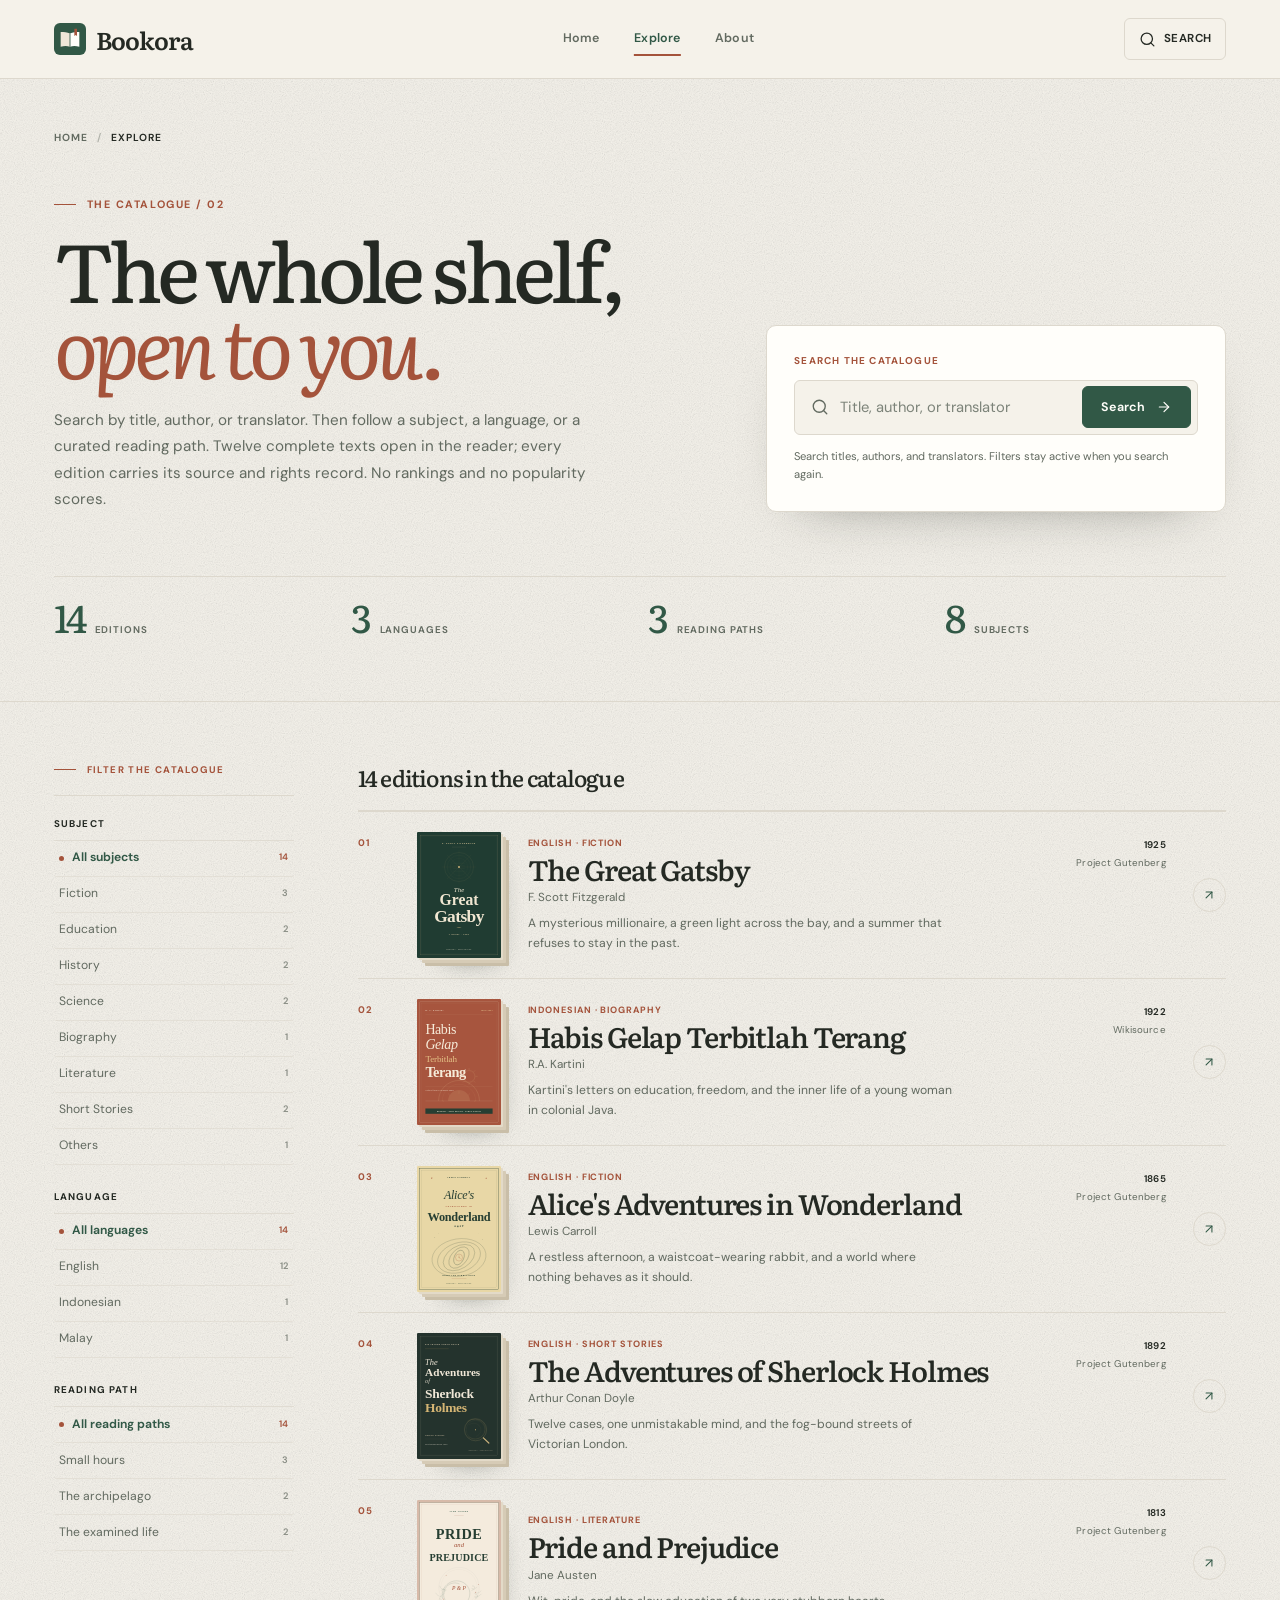
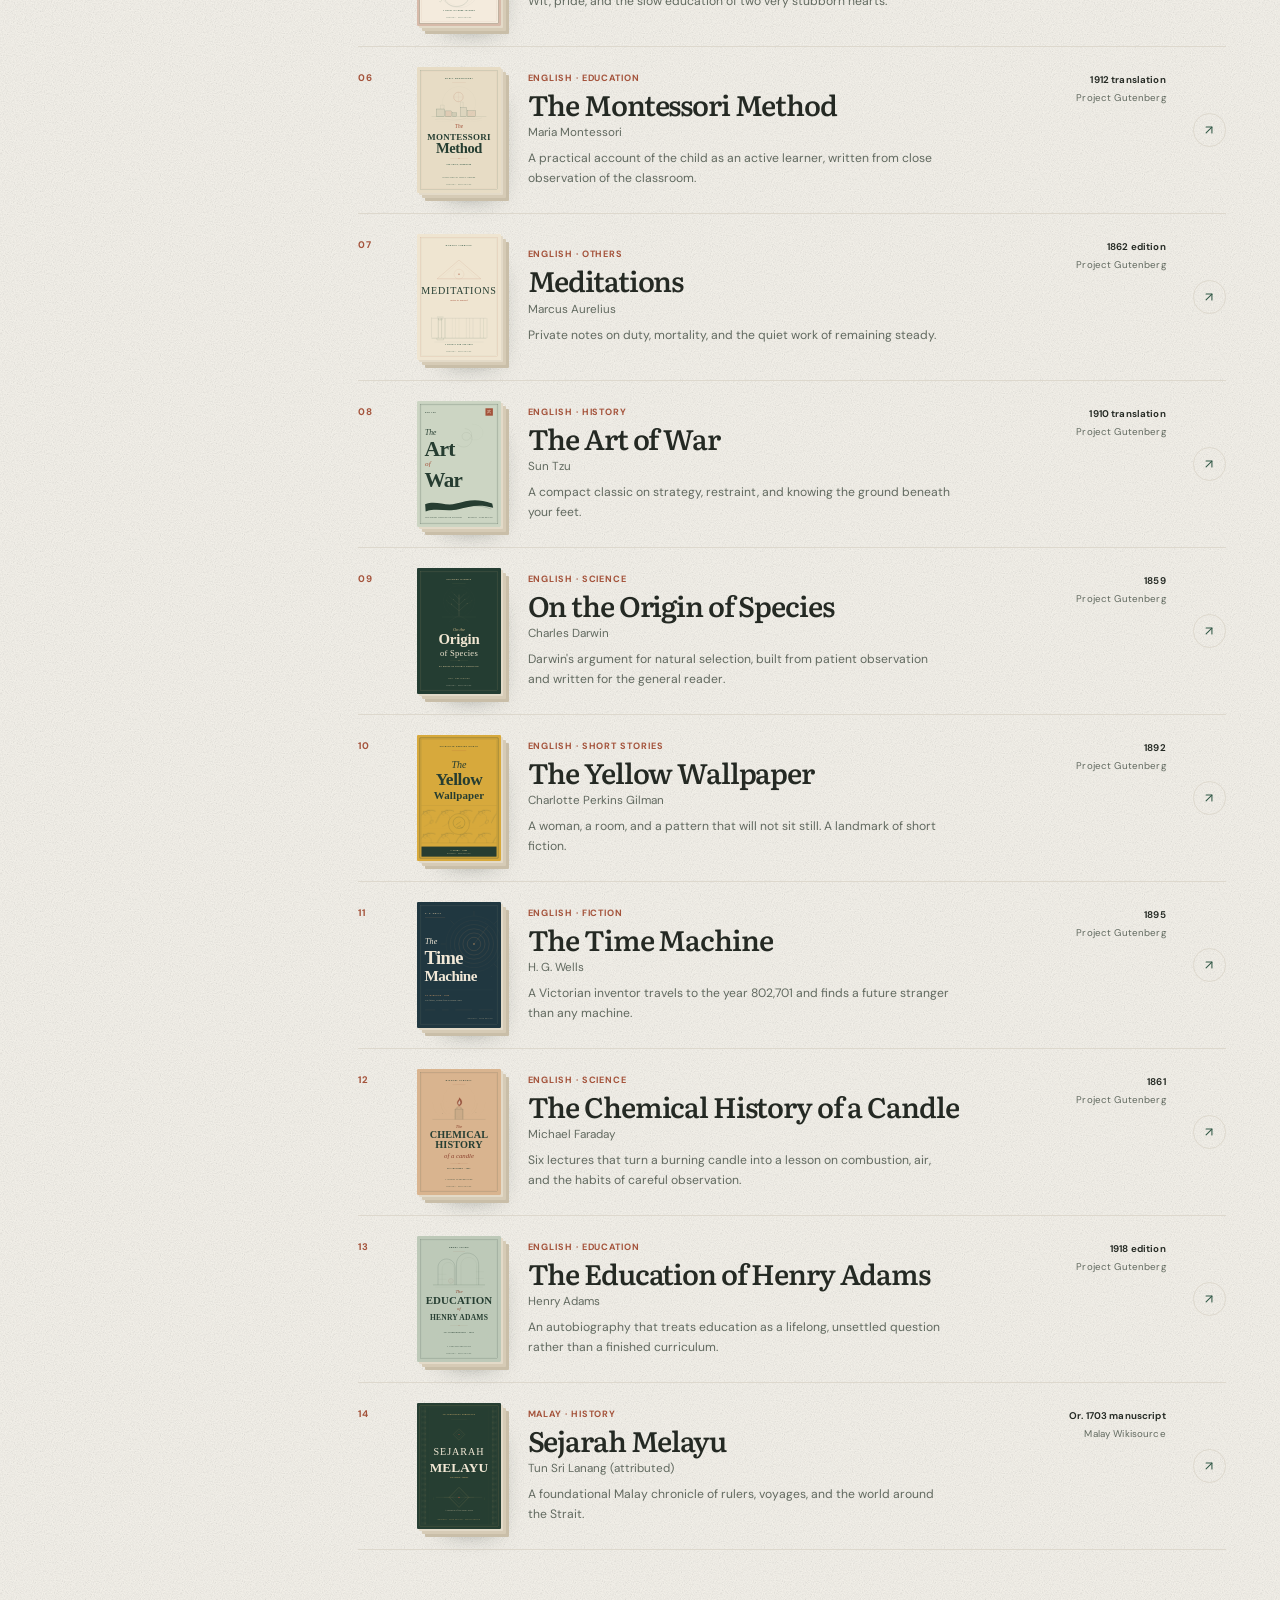
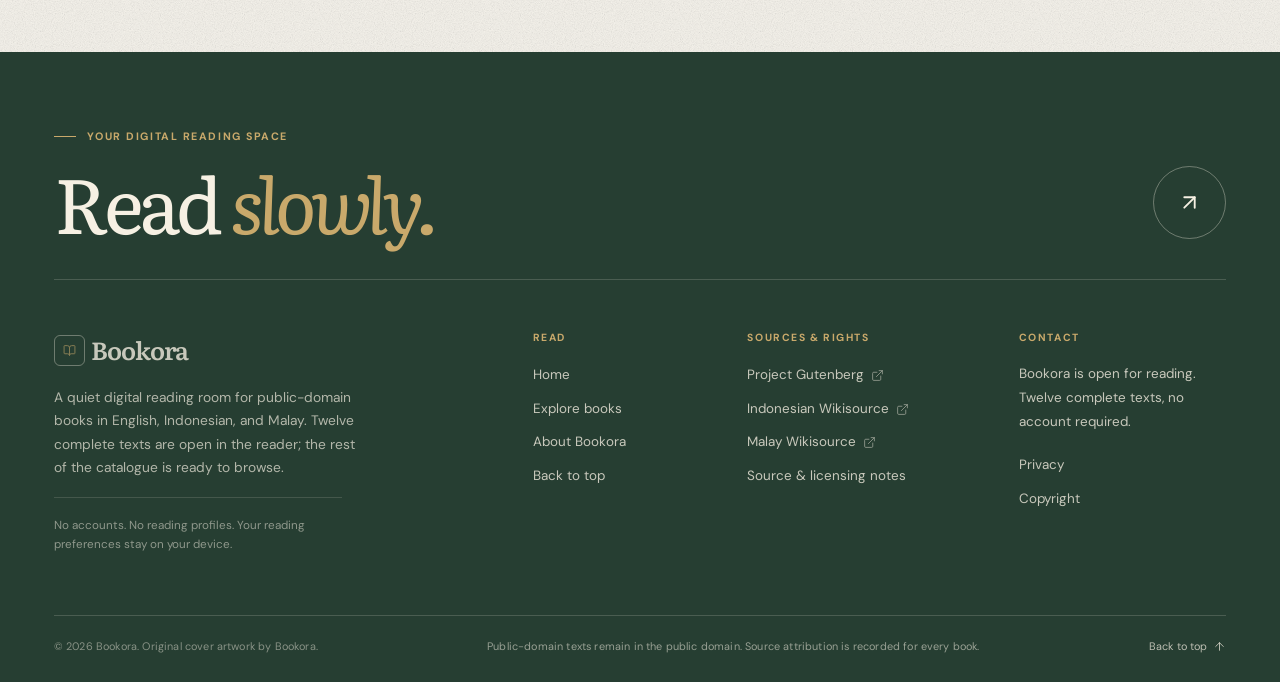
<file: explore.html>
<!DOCTYPE html>
<html lang="en">
<head>
  <meta charset="UTF-8">
  <meta name="viewport" content="width=device-width, initial-scale=1.0">
  <meta name="description" content="Browse the Bookora catalogue of public-domain editions. Search by title, author, or translator, then filter by subject, language, or curated reading path.">
  <meta name="theme-color" content="#F5F2EA">
  <title>Explore — Bookora</title>
  <link rel="icon" href="favicon.svg" type="image/svg+xml">
  <link rel="preload" href="assets/fonts/literata-variable.woff2" as="font" type="font/woff2" crossorigin>
  <link rel="preload" href="assets/fonts/dm-sans-variable.woff2" as="font" type="font/woff2" crossorigin>
  <link rel="stylesheet" href="css/style.css">
  <link rel="stylesheet" href="css/catalogue.css">
</head>
<body>
  <a class="skip-link" href="#main-content">Skip to content</a>

  <svg class="icon-sprite" xmlns="http://www.w3.org/2000/svg" aria-hidden="true" focusable="false">
    <symbol id="icon-book-open" viewBox="0 0 24 24">
      <path d="M12 7v14"/>
      <path d="M3 18a1 1 0 0 1-1-1V4a1 1 0 0 1 1-1h5a4 4 0 0 1 4 4 4 4 0 0 1 4-4h5a1 1 0 0 1 1 1v13a1 1 0 0 1-1 1h-6a3 3 0 0 0-3 3 3 3 0 0 0-3-3z"/>
    </symbol>
    <symbol id="icon-search" viewBox="0 0 24 24">
      <circle cx="11" cy="11" r="8"/>
      <path d="m21 21-4.3-4.3"/>
    </symbol>
    <symbol id="icon-filter" viewBox="0 0 24 24">
      <line x1="21" x2="14" y1="4" y2="4"/>
      <line x1="10" x2="3" y1="4" y2="4"/>
      <line x1="21" x2="12" y1="12" y2="12"/>
      <line x1="8" x2="3" y1="12" y2="12"/>
      <line x1="21" x2="16" y1="20" y2="20"/>
      <line x1="12" x2="3" y1="20" y2="20"/>
      <line x1="14" x2="14" y1="2" y2="6"/>
      <line x1="8" x2="8" y1="10" y2="14"/>
      <line x1="16" x2="16" y1="18" y2="22"/>
    </symbol>
    <symbol id="icon-menu" viewBox="0 0 24 24">
      <line x1="4" x2="20" y1="12" y2="12"/>
      <line x1="4" x2="20" y1="6" y2="6"/>
      <line x1="4" x2="20" y1="18" y2="18"/>
    </symbol>
    <symbol id="icon-close" viewBox="0 0 24 24">
      <path d="M18 6 6 18"/>
      <path d="m6 6 12 12"/>
    </symbol>
    <symbol id="icon-chevron-down" viewBox="0 0 24 24">
      <path d="m6 9 6 6 6-6"/>
    </symbol>
    <symbol id="icon-check" viewBox="0 0 24 24">
      <path d="M20 6 9 17l-5-5"/>
    </symbol>
    <symbol id="icon-rotate-ccw" viewBox="0 0 24 24">
      <path d="M3 12a9 9 0 1 0 9-9 9.75 9.75 0 0 0-6.74 2.74L3 8"/>
      <path d="M3 3v5h5"/>
    </symbol>
    <symbol id="icon-arrow-right" viewBox="0 0 24 24">
      <path d="M5 12h14"/>
      <path d="m12 5 7 7-7 7"/>
    </symbol>
    <symbol id="icon-arrow-up-right" viewBox="0 0 24 24">
      <path d="M7 7h10v10"/>
      <path d="M7 17 17 7"/>
    </symbol>
    <symbol id="icon-arrow-up" viewBox="0 0 24 24">
      <path d="m5 12 7-7 7 7"/>
      <path d="M12 19V5"/>
    </symbol>
    <symbol id="icon-external-link" viewBox="0 0 24 24">
      <path d="M15 3h6v6"/>
      <path d="M10 14 21 3"/>
      <path d="M18 13v6a2 2 0 0 1-2 2H5a2 2 0 0 1-2-2V8a2 2 0 0 1 2-2h6"/>
    </symbol>
  </svg>

  <header class="site-header">
    <div class="container site-header__inner">
      <a class="brand" href="index.html" aria-label="Bookora home">
        <img class="brand__mark" src="assets/images/logo-mark.svg" width="32" height="32" alt="">
        <span class="brand__wordmark">Bookora</span>
      </a>

      <nav class="site-nav" aria-label="Primary navigation">
        <a class="site-nav__link" href="index.html">Home</a>
        <a class="site-nav__link" href="explore.html" aria-current="page">Explore</a>
        <a class="site-nav__link" href="about.html">About</a>
      </nav>

      <div class="site-header__actions">
        <button class="search-trigger" type="button" data-dialog-open="search-dialog" aria-haspopup="dialog" aria-controls="search-dialog" aria-expanded="false" aria-label="Search Bookora">
          <svg class="icon" aria-hidden="true"><use href="#icon-search"></use></svg>
          <span class="search-trigger__label" aria-hidden="true">Search</span>
        </button>
        <button class="menu-trigger" type="button" data-dialog-open="nav-dialog" aria-haspopup="dialog" aria-controls="nav-dialog" aria-expanded="false" aria-label="Open navigation menu">
          <svg class="icon" aria-hidden="true"><use href="#icon-menu"></use></svg>
        </button>
      </div>
    </div>
  </header>

  <dialog class="search-dialog" id="search-dialog" aria-labelledby="search-dialog-title">
    <div class="search-dialog__panel">
      <div class="search-dialog__top">
        <p class="eyebrow">The catalogue</p>
        <button class="dialog-close" type="button" data-dialog-close aria-label="Close search">
          <svg class="icon" aria-hidden="true"><use href="#icon-close"></use></svg>
        </button>
      </div>
      <h2 id="search-dialog-title">Search the library.</h2>
      <p class="search-dialog__intro">Look for a title, an author, or a translator. Bookora will bring together every matching edition in the catalogue.</p>
      <form class="search-form search-dialog__form" action="explore.html" method="get" role="search">
        <label class="sr-only" for="dialog-search-input">Search by title, author, or translator</label>
        <svg class="icon search-form__icon" aria-hidden="true"><use href="#icon-search"></use></svg>
        <input class="search-form__input" id="dialog-search-input" type="search" name="q" placeholder="Search by title, author, or translator" autocomplete="off" spellcheck="false">
        <button class="button button--primary" type="submit">
          Search
          <svg class="icon icon--forward" aria-hidden="true"><use href="#icon-arrow-right"></use></svg>
        </button>
      </form>
      <div class="search-dialog__suggestions">
        <span>Browse a shelf:</span>
        <a href="explore.html?category=fiction">Fiction</a>
        <a href="explore.html?category=biography">Biography</a>
        <a href="explore.html?category=history">History</a>
        <a href="explore.html?category=short-stories">Short stories</a>
      </div>
    </div>
  </dialog>

  <dialog class="nav-dialog" id="nav-dialog" aria-labelledby="nav-dialog-title">
    <div class="nav-dialog__inner">
      <div class="nav-dialog__head">
        <a class="brand" href="index.html" aria-label="Bookora home">
          <img class="brand__mark" src="assets/images/logo-mark.svg" width="32" height="32" alt="">
          <span class="brand__wordmark">Bookora</span>
        </a>
        <button class="dialog-close" type="button" data-dialog-close aria-label="Close navigation menu">
          <svg class="icon" aria-hidden="true"><use href="#icon-close"></use></svg>
        </button>
      </div>
      <h2 class="sr-only" id="nav-dialog-title">Bookora navigation</h2>
      <nav class="nav-dialog__nav" aria-label="Mobile navigation">
        <a class="nav-dialog__link" href="index.html">
          <span class="nav-dialog__link-index" aria-hidden="true">01</span>
          <span class="nav-dialog__link-label">Home</span>
          <svg class="icon" aria-hidden="true"><use href="#icon-arrow-up-right"></use></svg>
        </a>
        <a class="nav-dialog__link" href="explore.html" aria-current="page">
          <span class="nav-dialog__link-index" aria-hidden="true">02</span>
          <span class="nav-dialog__link-label">Explore</span>
          <svg class="icon" aria-hidden="true"><use href="#icon-arrow-up-right"></use></svg>
        </a>
        <a class="nav-dialog__link" href="about.html">
          <span class="nav-dialog__link-index" aria-hidden="true">03</span>
          <span class="nav-dialog__link-label">About</span>
          <svg class="icon" aria-hidden="true"><use href="#icon-arrow-up-right"></use></svg>
        </a>
      </nav>
      <div class="nav-dialog__footer">
        <p>A quiet reading room for public-domain books. No account, no noise.</p>
        <a class="button button--primary" href="explore.html">
          Explore books
          <svg class="icon icon--forward" aria-hidden="true"><use href="#icon-arrow-right"></use></svg>
        </a>
      </div>
    </div>
  </dialog>

  <main id="main-content">
    <section class="catalogue-hero" aria-labelledby="catalogue-title">
      <div class="container">
        <nav class="breadcrumb" aria-label="Breadcrumb">
          <a href="index.html">Home</a>
          <span class="breadcrumb__sep" aria-hidden="true">/</span>
          <span aria-current="page">Explore</span>
        </nav>

        <div class="catalogue-hero__grid">
          <div class="catalogue-hero__copy">
            <p class="eyebrow">The catalogue / 02</p>
            <h1 id="catalogue-title">The whole shelf, <em>open to you.</em></h1>
            <p class="catalogue-hero__lede">Search by title, author, or translator. Then follow a subject, a language, or a curated reading path. Twelve complete texts open in the reader; every edition carries its source and rights record. No rankings and no popularity scores.</p>
          </div>

          <div class="catalogue-hero__search">
            <form class="catalogue-search" action="explore.html" method="get" role="search" data-catalogue-search>
              <label class="catalogue-search__label" for="catalogue-search-input">Search the catalogue</label>
              <div class="search-form">
                <svg class="icon search-form__icon" aria-hidden="true"><use href="#icon-search"></use></svg>
                <input class="search-form__input" id="catalogue-search-input" type="search" name="q" placeholder="Title, author, or translator" autocomplete="off" spellcheck="false">
                <button class="button button--primary" type="submit">
                  Search
                  <svg class="icon icon--forward" aria-hidden="true"><use href="#icon-arrow-right"></use></svg>
                </button>
              </div>
              <div data-search-filter-inputs></div>
              <p class="catalogue-search__hint">Search titles, authors, and translators. Filters stay active when you search again.</p>
            </form>
          </div>
        </div>

        <dl class="catalogue-facts" aria-label="Catalogue at a glance">
          <div>
            <dt>Editions</dt>
            <dd data-fact-editions>14</dd>
          </div>
          <div>
            <dt>Languages</dt>
            <dd data-fact-languages>3</dd>
          </div>
          <div>
            <dt>Reading paths</dt>
            <dd data-fact-collections>3</dd>
          </div>
          <div>
            <dt>Subjects</dt>
            <dd data-fact-categories>8</dd>
          </div>
        </dl>
      </div>
    </section>

    <section class="catalogue-section" aria-labelledby="catalogue-results-title">
      <div class="container catalogue-layout">
        <aside class="catalogue-rail" aria-label="Filter the catalogue">
          <details class="catalogue-filter" data-filter-disclosure open>
            <summary class="catalogue-filter__summary">
              <span class="catalogue-filter__summary-label">
                <svg class="icon" aria-hidden="true"><use href="#icon-filter"></use></svg>
                Filters
              </span>
              <span class="catalogue-filter__badge" data-active-count hidden></span>
              <svg class="icon catalogue-filter__chevron" aria-hidden="true"><use href="#icon-chevron-down"></use></svg>
            </summary>
            <div class="catalogue-filter__body">
              <div class="catalogue-filter__head">
                <p class="eyebrow">Filter the catalogue</p>
                <a class="catalogue-filter__reset" href="explore.html" data-clear-all hidden>Reset</a>
              </div>
              <div data-filter-rail></div>
            </div>
          </details>
        </aside>

        <div class="catalogue-results">
          <h2 class="sr-only" id="catalogue-results-title">Catalogue results</h2>

          <div class="catalogue-notice" data-filter-notice role="status" hidden></div>

          <div class="catalogue-toolbar">
            <p class="catalogue-count" role="status" aria-live="polite" aria-atomic="true" tabindex="-1" data-result-count>14 editions</p>
            <a class="catalogue-toolbar__clear" href="explore.html" data-clear-all hidden>
              <svg class="icon" aria-hidden="true"><use href="#icon-rotate-ccw"></use></svg>
              Clear all
            </a>
          </div>

          <div class="catalogue-active" data-active-filters role="group" aria-label="Active filters" hidden></div>
          <div data-collection-note></div>

          <noscript>
            <p class="catalogue-noscript">Enable JavaScript to browse, search, and filter the catalogue. The catalogue is rendered in the browser.</p>
          </noscript>

          <ol class="catalogue-list" data-book-list></ol>

          <div class="catalogue-empty" data-empty hidden></div>
        </div>
      </div>
    </section>
  </main>

  <footer class="site-footer">
    <div class="container">
      <div class="footer-masthead">
        <div>
          <p class="eyebrow">Your digital reading space</p>
          <h2>Read <em>slowly.</em></h2>
        </div>
        <a class="footer-arrow" href="explore.html" aria-label="Explore books">
          <svg class="icon" aria-hidden="true"><use href="#icon-arrow-up-right"></use></svg>
        </a>
      </div>

      <div class="footer-columns">
        <div class="footer-column">
          <a class="footer-brand" href="index.html" aria-label="Bookora home">
            <span class="footer-brand__mark" aria-hidden="true">
              <svg class="icon"><use href="#icon-book-open"></use></svg>
            </span>
            <span class="footer-brand__wordmark">Bookora</span>
          </a>
          <p class="footer-about">A quiet digital reading room for public-domain books in English, Indonesian, and Malay. Twelve complete texts are open in the reader; the rest of the catalogue is ready to browse.</p>
          <p class="footer-privacy">No accounts. No reading profiles. Your reading preferences stay on your device.</p>
        </div>

        <div class="footer-column">
          <h3>Read</h3>
          <ul>
            <li><a href="index.html">Home</a></li>
            <li><a href="explore.html">Explore books</a></li>
            <li><a href="about.html">About Bookora</a></li>
            <li><a href="#main-content">Back to top</a></li>
          </ul>
        </div>

        <div class="footer-column">
          <h3>Sources &amp; rights</h3>
          <ul>
            <li>
              <a href="https://www.gutenberg.org/" target="_blank" rel="noopener noreferrer">
                Project Gutenberg
                <span class="sr-only">(opens in a new tab)</span>
                <svg class="icon" aria-hidden="true"><use href="#icon-external-link"></use></svg>
              </a>
            </li>
            <li>
              <a href="https://id.wikisource.org/" target="_blank" rel="noopener noreferrer">
                Indonesian Wikisource
                <span class="sr-only">(opens in a new tab)</span>
                <svg class="icon" aria-hidden="true"><use href="#icon-external-link"></use></svg>
              </a>
            </li>
            <li>
              <a href="https://ms.wikisource.org/" target="_blank" rel="noopener noreferrer">
                Malay Wikisource
                <span class="sr-only">(opens in a new tab)</span>
                <svg class="icon" aria-hidden="true"><use href="#icon-external-link"></use></svg>
              </a>
            </li>
            <li><a href="about.html#sources">Source &amp; licensing notes</a></li>
          </ul>
        </div>

        <div class="footer-column">
          <h3>Contact</h3>
          <p class="footer-contact">
            Bookora is open for reading.<br>
            Twelve complete texts, no account required.
          </p>
          <ul>
            <li><a href="about.html#privacy">Privacy</a></li>
            <li><a href="about.html#copyright">Copyright</a></li>
          </ul>
        </div>
      </div>

      <div class="footer-bottom">
        <span>&copy; <span data-current-year>2026</span> Bookora. Original cover artwork by Bookora.</span>
        <span class="footer-bottom__note">Public-domain texts remain in the public domain. Source attribution is recorded for every book.</span>
        <a class="footer-backtop" href="#main-content">
          Back to top
          <svg class="icon" aria-hidden="true"><use href="#icon-arrow-up"></use></svg>
        </a>
      </div>
    </div>
  </footer>

  <script src="js/books.js" defer></script>
  <script src="js/app.js" defer></script>
  <script src="js/explore.js" defer></script>
</body>
</html>
</file>
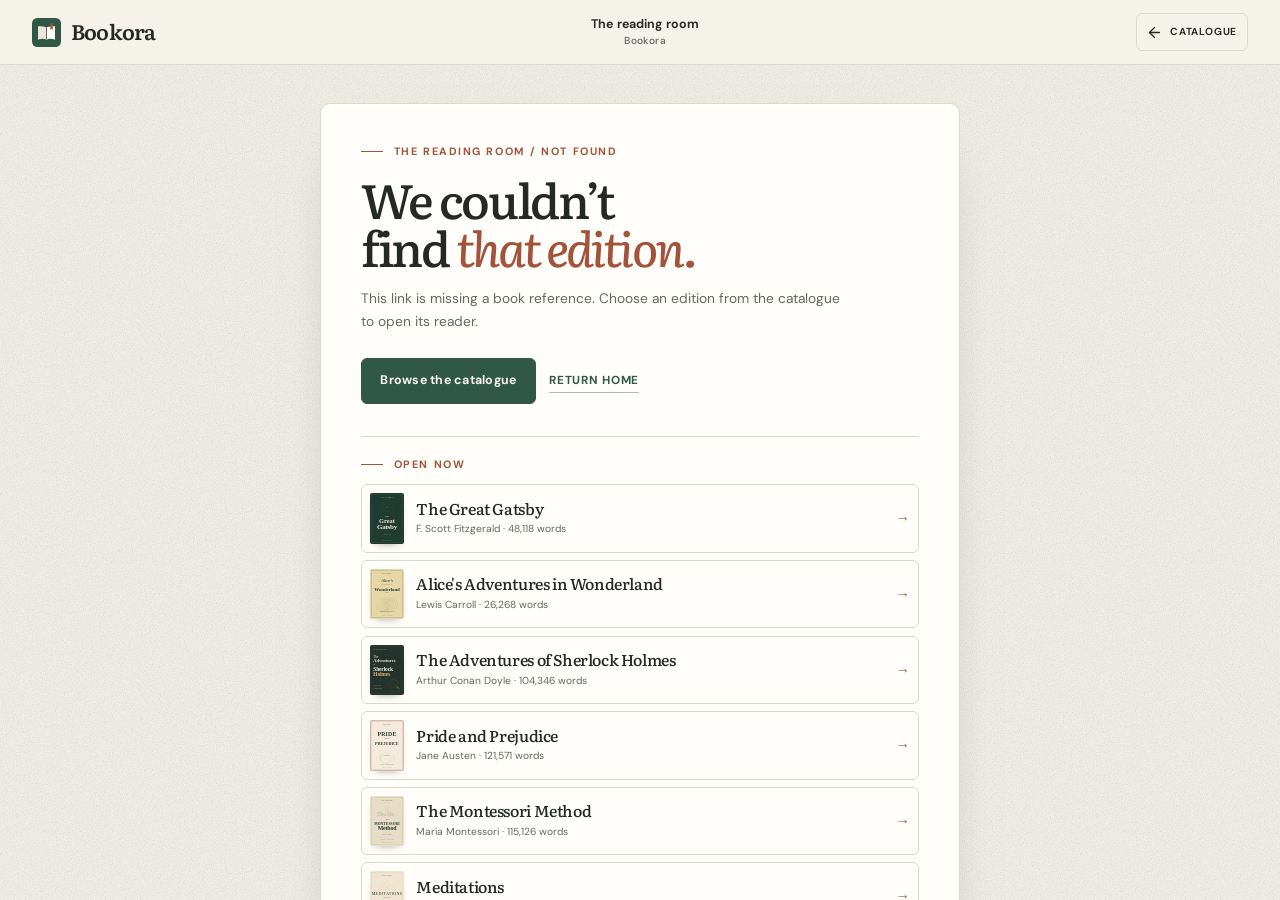
<file: reader.html>
<!DOCTYPE html>
<html lang="en">
<head>
  <meta charset="UTF-8">
  <meta name="viewport" content="width=device-width, initial-scale=1.0">
  <meta name="description" content="Read a public-domain book in Bookora's measured reading view, with a remembered place and display settings kept on your device.">
  <meta name="theme-color" content="#F5F2EA">
  <title>Reader — Bookora</title>
  <link rel="icon" href="favicon.svg" type="image/svg+xml">
  <link rel="preload" href="assets/fonts/literata-variable.woff2" as="font" type="font/woff2" crossorigin>
  <link rel="preload" href="assets/fonts/literata-variable-italic.woff2" as="font" type="font/woff2" crossorigin>
  <link rel="preload" href="assets/fonts/dm-sans-variable.woff2" as="font" type="font/woff2" crossorigin>
  <link rel="stylesheet" href="css/style.css">
  <link rel="stylesheet" href="css/reader.css">
  <style>
    html { background-color: #F5F2EA; }
    .reader-booting::after {
      content: "";
      position: fixed;
      top: 50%;
      left: 50%;
      width: min(230px, 58vw);
      height: 2px;
      transform: translate(-50%, -50%);
      background-color: rgba(122, 112, 96, 0.3);
      animation: reader-boot-pulse 1.1s ease-in-out infinite;
    }
    @keyframes reader-boot-pulse {
      0%, 100% { opacity: 0.35; }
      50% { opacity: 0.9; }
    }
    @media (prefers-reduced-motion: reduce) {
      .reader-booting::after { animation: none; }
    }
  </style>
</head>
<body class="reader-body reader-booting">
  <a class="skip-link" href="#main-content">Skip to content</a>

  <svg class="icon-sprite" xmlns="http://www.w3.org/2000/svg" aria-hidden="true" focusable="false">
    <symbol id="icon-list" viewBox="0 0 24 24">
      <path d="M8 6h13"/>
      <path d="M8 12h13"/>
      <path d="M8 18h13"/>
      <path d="M3 6h.01"/>
      <path d="M3 12h.01"/>
      <path d="M3 18h.01"/>
    </symbol>
    <symbol id="icon-arrow-left" viewBox="0 0 24 24">
      <path d="m12 19-7-7 7-7"/>
      <path d="M19 12H5"/>
    </symbol>
    <symbol id="icon-arrow-right" viewBox="0 0 24 24">
      <path d="M5 12h14"/>
      <path d="m12 5 7 7-7 7"/>
    </symbol>
    <symbol id="icon-close" viewBox="0 0 24 24">
      <path d="M18 6 6 18"/>
      <path d="m6 6 12 12"/>
    </symbol>
    <symbol id="icon-external-link" viewBox="0 0 24 24">
      <path d="M15 3h6v6"/>
      <path d="M10 14 21 3"/>
      <path d="M18 13v6a2 2 0 0 1-2 2H5a2 2 0 0 1-2-2V8a2 2 0 0 1 2-2h6"/>
    </symbol>
  </svg>

  <header class="reader-chrome">
    <div class="reader-chrome__inner">
      <a class="brand reader-chrome__brand" href="index.html" aria-label="Bookora home">
        <img class="brand__mark" src="assets/images/logo-mark.svg" width="32" height="32" alt="">
        <span class="brand__wordmark">Bookora</span>
      </a>

      <div class="reader-chrome__meta">
        <p class="reader-chrome__title" data-chrome-title>Bookora reader</p>
        <p class="reader-chrome__author" data-chrome-author>A measured page, not a scroll</p>
      </div>

      <div class="reader-chrome__actions">
        <button class="reader-action" type="button" data-dialog-open="reader-contents-dialog" aria-haspopup="dialog" aria-controls="reader-contents-dialog" aria-expanded="false" aria-label="Open contents" data-reader-contents-trigger>
          <svg class="icon" aria-hidden="true"><use href="#icon-list"></use></svg>
          <span class="reader-action__label">Contents</span>
        </button>
        <button class="reader-action" type="button" data-dialog-open="reader-display-dialog" aria-haspopup="dialog" aria-controls="reader-display-dialog" aria-expanded="false" aria-label="Open display settings" data-reader-display-trigger>
          <span class="reader-action__aa" aria-hidden="true">Aa</span>
          <span class="reader-action__label">Display</span>
        </button>
        <a class="reader-action reader-action--exit" href="explore.html" data-reader-exit aria-label="Back to the edition">
          <svg class="icon" aria-hidden="true"><use href="#icon-arrow-left"></use></svg>
          <span class="reader-action__label" data-reader-exit-label>Edition</span>
        </a>
      </div>
    </div>
  </header>

  <main class="reader-main" id="main-content">
    <div class="reader-loading" data-reader-loading hidden>
      <div class="reader-loading__panel" role="status" aria-live="polite">
        <p class="eyebrow">The reading room</p>
        <p class="reader-loading__title">Laying out the pages.</p>
        <p class="reader-loading__note" data-loading-note>Fetching the text, then measuring the type.</p>
        <span class="reader-loading__bar" aria-hidden="true"><span></span></span>
      </div>
    </div>

    <section class="reader-state" data-reader-state aria-labelledby="reader-state-title" hidden>
      <div class="reader-state__card">
        <p class="eyebrow" data-state-eyebrow>The reading room</p>
        <h1 class="reader-state__title" id="reader-state-title" data-state-title>This edition is <em>not here.</em></h1>
        <div class="reader-state__copy" data-state-copy></div>
        <div class="reader-state__actions" data-state-actions></div>
        <div class="reader-state__shelf" data-state-shelf hidden>
          <p class="eyebrow">Open now</p>
          <div class="reader-shelf" data-state-shelf-grid></div>
        </div>
      </div>
    </section>

    <section class="reader-view" data-reader-view aria-labelledby="reader-view-title" hidden>
      <h1 class="sr-only" id="reader-view-title" data-reader-heading>Reading view</h1>

      <div class="reader-stage" data-reader-stage>
        <div class="reader-book" data-reader-book data-layout="spread" data-size="1" data-leading="1">
          <article class="reader-leaf reader-leaf--left" data-reader-leaf="0" aria-label="Book page">
            <div class="reader-leaf__running" data-running="0" aria-hidden="true"></div>
            <div class="reader-leaf__body" data-page-body="0"></div>
            <div class="reader-leaf__foot" aria-hidden="true"><span data-page-number="0"></span></div>
          </article>

          <article class="reader-leaf reader-leaf--right" data-reader-leaf="1" aria-label="Book page">
            <div class="reader-leaf__running" data-running="1" aria-hidden="true"></div>
            <div class="reader-leaf__body" data-page-body="1"></div>
            <div class="reader-leaf__foot" aria-hidden="true"><span data-page-number="1"></span></div>
          </article>

          <div class="reader-leaf__body reader-measure" data-reader-measure aria-hidden="true"></div>
        </div>
      </div>

      <div class="reader-controls">
        <div class="reader-controls__inner">
          <button class="reader-turn" type="button" data-reader-prev aria-label="Previous page" disabled>
            <svg class="icon" aria-hidden="true"><use href="#icon-arrow-left"></use></svg>
            <span class="reader-turn__label">Previous</span>
          </button>

          <div class="reader-meter">
            <div class="reader-meter__track" aria-hidden="true"><span data-progress-bar></span></div>
            <p class="reader-meter__labels">
              <span data-page-label role="status" aria-live="polite" aria-atomic="true">Page 1 of 1</span>
              <span data-percent-label>0%</span>
            </p>
          </div>

          <button class="reader-turn" type="button" data-reader-next aria-label="Next page" disabled>
            <span class="reader-turn__label">Next</span>
            <svg class="icon" aria-hidden="true"><use href="#icon-arrow-right"></use></svg>
          </button>
        </div>
      </div>
    </section>

    <noscript>
      <div class="reader-state reader-state--noscript">
        <div class="reader-state__card">
          <p class="eyebrow">The reading room</p>
          <h1 class="reader-state__title">The reader needs <em>JavaScript.</em></h1>
          <p class="reader-state__body">Bookora lays out each page in the browser. Enable JavaScript, then open an edition from the catalogue to read.</p>
          <div class="reader-state__actions">
            <a class="button button--primary" href="explore.html">Browse the catalogue</a>
          </div>
        </div>
      </div>
    </noscript>
  </main>

  <dialog class="reader-dialog" id="reader-contents-dialog" aria-labelledby="reader-contents-title">
    <div class="reader-dialog__panel">
      <div class="reader-dialog__head">
        <div>
          <p class="eyebrow">The book</p>
          <h2 id="reader-contents-title">Contents.</h2>
        </div>
        <button class="dialog-close" type="button" data-dialog-close aria-label="Close contents">
          <svg class="icon" aria-hidden="true"><use href="#icon-close"></use></svg>
        </button>
      </div>
      <p class="reader-dialog__intro" data-contents-intro></p>
      <ol class="reader-toc" data-reader-toc></ol>
      <div class="reader-dialog__foot">
        <p class="reader-dialog__note">Your place is saved automatically as you turn the pages.</p>
      </div>
    </div>
  </dialog>

  <dialog class="reader-dialog" id="reader-display-dialog" aria-labelledby="reader-display-title">
    <div class="reader-dialog__panel">
      <div class="reader-dialog__head">
        <div>
          <p class="eyebrow">The reading view</p>
          <h2 id="reader-display-title">Make it <em>yours.</em></h2>
        </div>
        <button class="dialog-close" type="button" data-dialog-close aria-label="Close display settings">
          <svg class="icon" aria-hidden="true"><use href="#icon-close"></use></svg>
        </button>
      </div>
      <p class="reader-dialog__intro">Type size and line height are measured into every page. Bookora keeps your place while the page is reflowed.</p>

      <div class="reader-pref">
        <div class="reader-pref__row">
          <span class="reader-pref__label" id="reader-size-label">Type size</span>
          <span class="reader-pref__value" data-size-name>Standard</span>
        </div>
        <div class="reader-segments" data-size-options role="group" aria-labelledby="reader-size-label"></div>
      </div>

      <div class="reader-pref">
        <div class="reader-pref__row">
          <span class="reader-pref__label" id="reader-leading-label">Line height</span>
          <span class="reader-pref__value" data-leading-name>Standard</span>
        </div>
        <div class="reader-segments reader-segments--leading" data-leading-options role="group" aria-labelledby="reader-leading-label"></div>
      </div>

      <div class="reader-preview" data-preview aria-hidden="true">
        A page, not a scroll. Type size and line height settle into every measured page, and the words keep their place.
      </div>

      <div class="reader-dialog__foot">
        <p class="reader-dialog__note">Display preferences stay in this browser. No account is created.</p>
        <button class="reader-reset" type="button" data-pref-reset>Reset display</button>
      </div>

      <div class="reader-source">
        <p class="reader-dialog__note" data-reader-source></p>
        <a class="reader-source__link" data-reader-source-link href="#" target="_blank" rel="noopener noreferrer">
          View source edition
          <svg class="icon" aria-hidden="true"><use href="#icon-external-link"></use></svg>
        </a>
      </div>
    </div>
  </dialog>

  <script src="js/books.js" defer></script>
  <script src="js/reader-store.js" defer></script>
  <script src="js/app.js" defer></script>
  <script src="js/reader.js" defer></script>
</body>
</html>
</file>
<file: css/style.css>
/* ==========================================================================
   Bookora — foundations
   Typography, shared structure, navigation, dialogs, footer, and utilities.
   ========================================================================== */

@font-face {
  font-family: "Literata";
  src: url("../assets/fonts/literata-variable.woff2") format("woff2");
  font-weight: 200 900;
  font-style: normal;
  font-display: swap;
}

@font-face {
  font-family: "Literata";
  src: url("../assets/fonts/literata-variable-italic.woff2") format("woff2");
  font-weight: 200 900;
  font-style: italic;
  font-display: swap;
}

@font-face {
  font-family: "DM Sans";
  src: url("../assets/fonts/dm-sans-variable.woff2") format("woff2");
  font-weight: 100 1000;
  font-style: normal;
  font-display: swap;
}

@font-face {
  font-family: "DM Sans";
  src: url("../assets/fonts/dm-sans-variable-italic.woff2") format("woff2");
  font-weight: 100 1000;
  font-style: italic;
  font-display: swap;
}

:root {
  --paper: #f5f2ea;
  --surface: #fffefa;
  --ink: #242923;
  --primary: #315846;
  --primary-deep: #263e32;
  --muted: #626a60;
  --border: #ddd8cd;
  --accent: #a4533b;
  --accent-deep: #8f4632;
  --cream: #f6f0e3;
  --sage: #d9e1d2;
  --sage-deep: #c7d2c0;
  --sand: #efe2c1;
  --clay: #e5cfc0;
  --gold: #c9a96b;
  --serif: "Literata", "Iowan Old Style", "Palatino Linotype", Georgia, serif;
  --sans: "DM Sans", "Segoe UI", Helvetica, Arial, sans-serif;
  --container: 1320px;
  --gutter: clamp(1.25rem, 4.2vw, 4rem);
  --header-height: 78px;
  --radius-sm: 6px;
  --radius: 10px;
  --shadow-soft: 0 24px 56px -38px rgba(36, 41, 35, 0.55);
  --shadow-book:
    4px 4px 0 #e3dac8,
    7px 7px 0 #d6cbb6,
    10px 10px 0 #c9bea8,
    18px 30px 40px -28px rgba(30, 39, 33, 0.62);
  --ease-out: cubic-bezier(0.22, 0.61, 0.36, 1);
}

*,
*::before,
*::after {
  box-sizing: border-box;
}

html {
  scroll-behavior: smooth;
  -webkit-text-size-adjust: 100%;
}

html.has-open-dialog {
  overflow: hidden;
}

body {
  margin: 0;
  min-width: 320px;
  background-color: var(--paper);
  background-image: url("../assets/images/paper-grain.svg");
  background-size: 180px 180px;
  color: var(--ink);
  font-family: var(--sans);
  font-size: 1rem;
  line-height: 1.55;
  overflow-x: clip;
  text-rendering: optimizeLegibility;
  -webkit-font-smoothing: antialiased;
}

::selection {
  background: var(--primary);
  color: var(--cream);
}

h1,
h2,
h3,
h4,
p,
figure,
blockquote,
dl,
dd {
  margin: 0;
}

h1,
h2,
h3,
h4 {
  font-family: var(--serif);
  font-weight: 500;
  line-height: 1.05;
  letter-spacing: -0.035em;
  text-wrap: balance;
}

ul,
ol {
  margin: 0;
  padding: 0;
  list-style: none;
}

a {
  color: inherit;
  text-decoration: none;
}

button,
input {
  font: inherit;
}

button {
  border: 0;
  background: none;
  color: inherit;
  cursor: pointer;
}

img,
svg {
  display: block;
}

img {
  max-width: 100%;
  height: auto;
}

address {
  font-style: normal;
}

:focus-visible {
  outline: 2px solid var(--accent);
  outline-offset: 3px;
}

.section--forest :focus-visible,
.site-footer :focus-visible {
  outline-color: var(--cream);
}

.container {
  width: min(calc(100% - (var(--gutter) * 2)), var(--container));
  margin-inline: auto;
}

.section {
  padding-block: clamp(4.5rem, 8vw, 8rem);
}

.section--forest {
  background-color: var(--primary);
  color: var(--cream);
}

.section--surface {
  background-color: var(--surface);
}

.sr-only {
  position: absolute;
  width: 1px;
  height: 1px;
  padding: 0;
  margin: -1px;
  overflow: hidden;
  clip: rect(0, 0, 0, 0);
  white-space: nowrap;
  border: 0;
}

.skip-link {
  position: fixed;
  top: -80px;
  left: 1rem;
  z-index: 1000;
  padding: 0.85rem 1.2rem;
  border-radius: var(--radius-sm);
  background: var(--primary);
  color: var(--cream);
  font-size: 0.8rem;
  font-weight: 650;
  transition: top 180ms var(--ease-out);
}

.skip-link:focus {
  top: 1rem;
}

.icon-sprite {
  position: absolute;
  width: 0;
  height: 0;
  overflow: hidden;
}

.icon {
  width: 1.15em;
  height: 1.15em;
  flex: none;
  fill: none;
  stroke: currentColor;
  stroke-width: 1.8;
  stroke-linecap: round;
  stroke-linejoin: round;
}

.eyebrow {
  display: flex;
  align-items: center;
  gap: 0.65rem;
  color: var(--accent);
  font-family: var(--sans);
  font-size: 0.67rem;
  font-weight: 700;
  letter-spacing: 0.145em;
  line-height: 1.4;
  text-transform: uppercase;
}

.eyebrow::before {
  content: "";
  width: 1.4rem;
  height: 1px;
  background: currentColor;
}

.section--forest .eyebrow {
  color: var(--gold);
}

.button {
  display: inline-flex;
  align-items: center;
  justify-content: center;
  gap: 0.65rem;
  min-height: 46px;
  padding: 0.72rem 1.15rem;
  border: 1px solid transparent;
  border-radius: var(--radius-sm);
  font-family: var(--sans);
  font-size: 0.78rem;
  font-weight: 650;
  letter-spacing: 0.02em;
  line-height: 1.2;
  text-align: center;
  transition:
    background-color 180ms var(--ease-out),
    border-color 180ms var(--ease-out),
    color 180ms var(--ease-out),
    transform 180ms var(--ease-out);
}

.button:hover {
  transform: translateY(-1px);
}

.button:active {
  transform: translateY(0);
}

.button .icon {
  width: 16px;
  height: 16px;
  transition: transform 180ms var(--ease-out);
}

.button:hover .icon--forward {
  transform: translateX(3px);
}

.button--primary {
  background: var(--primary);
  border-color: var(--primary);
  color: var(--surface);
}

.button--primary:hover {
  background: var(--primary-deep);
  border-color: var(--primary-deep);
}

.button--outline {
  background: transparent;
  border-color: var(--border);
  color: var(--ink);
}

.button--outline:hover {
  border-color: var(--primary);
  background: var(--surface);
}

.button--light {
  background: var(--cream);
  border-color: var(--cream);
  color: var(--primary-deep);
}

.button--light:hover {
  background: var(--surface);
  border-color: var(--surface);
}

.text-link {
  display: inline-flex;
  align-items: center;
  gap: 0.5rem;
  width: fit-content;
  padding-block: 0.25rem;
  border-bottom: 1px solid color-mix(in srgb, currentColor 38%, transparent);
  font-size: 0.73rem;
  font-weight: 700;
  letter-spacing: 0.06em;
  line-height: 1.4;
  text-transform: uppercase;
  transition:
    color 180ms var(--ease-out),
    border-color 180ms var(--ease-out);
}

.text-link .icon {
  width: 15px;
  height: 15px;
  transition: transform 180ms var(--ease-out);
}

.text-link:hover {
  color: var(--accent);
  border-color: var(--accent);
}

.text-link:hover .icon--forward {
  transform: translateX(3px);
}

.section--forest .text-link:hover {
  color: var(--gold);
  border-color: var(--gold);
}

.visually-hidden {
  clip: rect(0 0 0 0);
  clip-path: inset(50%);
  height: 1px;
  overflow: hidden;
  position: absolute;
  white-space: nowrap;
  width: 1px;
}

/* Header ------------------------------------------------------------------ */

.site-header {
  position: sticky;
  top: 0;
  z-index: 40;
  background: var(--paper);
  border-bottom: 1px solid var(--border);
}

.site-header__inner {
  display: grid;
  grid-template-columns: auto 1fr auto;
  align-items: center;
  gap: 2rem;
  min-height: var(--header-height);
}

.brand {
  display: inline-flex;
  align-items: center;
  gap: 0.65rem;
  width: fit-content;
  border-radius: 4px;
}

.brand__mark {
  width: 32px;
  height: 32px;
  flex: none;
}

.brand__wordmark {
  color: var(--ink);
  font-family: var(--serif);
  font-size: 1.52rem;
  font-weight: 600;
  letter-spacing: -0.045em;
  line-height: 1;
}

.site-nav {
  justify-self: center;
  display: flex;
  align-items: center;
  gap: clamp(1.45rem, 2.7vw, 2.75rem);
}

.site-nav__link {
  position: relative;
  padding-block: 0.6rem;
  color: var(--muted);
  font-size: 0.78rem;
  font-weight: 600;
  letter-spacing: 0.015em;
  transition: color 180ms var(--ease-out);
}

.site-nav__link::after {
  content: "";
  position: absolute;
  left: 50%;
  bottom: 0.15rem;
  width: 0;
  height: 1.5px;
  background: var(--accent);
  transform: translateX(-50%);
  transition: width 180ms var(--ease-out);
}

.site-nav__link:hover,
.site-nav__link[aria-current="page"] {
  color: var(--primary);
}

.site-nav__link:hover::after,
.site-nav__link[aria-current="page"]::after {
  width: 100%;
}

.site-header__actions {
  justify-self: end;
  display: flex;
  align-items: center;
  gap: 0.55rem;
}

.search-trigger,
.menu-trigger {
  display: inline-flex;
  align-items: center;
  justify-content: center;
  gap: 0.5rem;
  min-height: 42px;
  border: 1px solid var(--border);
  border-radius: var(--radius-sm);
  background: transparent;
  color: var(--ink);
  transition:
    border-color 180ms var(--ease-out),
    background-color 180ms var(--ease-out);
}

.search-trigger {
  padding: 0.55rem 0.85rem;
  font-size: 0.72rem;
  font-weight: 650;
  letter-spacing: 0.04em;
  text-transform: uppercase;
}

.search-trigger .icon,
.menu-trigger .icon {
  width: 17px;
  height: 17px;
}

.search-trigger:hover,
.menu-trigger:hover {
  border-color: var(--primary);
  background: var(--surface);
}

.menu-trigger {
  display: none;
  width: 42px;
  padding: 0;
}

/* Search form ------------------------------------------------------------- */

.search-form {
  display: flex;
  align-items: center;
  gap: 0.55rem;
  width: 100%;
  padding: 0.35rem 0.35rem 0.35rem 1rem;
  border: 1px solid var(--border);
  border-radius: var(--radius-sm);
  background: var(--surface);
  transition:
    border-color 180ms var(--ease-out),
    box-shadow 180ms var(--ease-out);
}

.search-form:focus-within {
  border-color: var(--primary);
  box-shadow: 0 0 0 3px rgba(49, 88, 70, 0.1);
}

.search-form__icon {
  width: 18px;
  height: 18px;
  color: var(--muted);
}

.search-form__input {
  min-width: 0;
  flex: 1;
  height: 42px;
  border: 0;
  outline: 0;
  background: transparent;
  color: var(--ink);
  font-size: 0.92rem;
}

.search-form__input::placeholder {
  color: #7c8379;
  opacity: 1;
}

.search-form .button {
  min-height: 42px;
  flex: none;
}

/* Dialogs ----------------------------------------------------------------- */

dialog {
  color: var(--ink);
}

dialog::backdrop {
  background: rgba(25, 34, 29, 0.58);
}

.dialog-close {
  display: inline-grid;
  place-items: center;
  width: 40px;
  height: 40px;
  flex: none;
  border: 1px solid var(--border);
  border-radius: 50%;
  color: var(--ink);
  transition:
    background-color 180ms var(--ease-out),
    border-color 180ms var(--ease-out);
}

.dialog-close:hover {
  background: var(--paper);
  border-color: var(--primary);
}

.dialog-close .icon {
  width: 18px;
  height: 18px;
}

.search-dialog {
  width: min(660px, calc(100vw - 2rem));
  max-width: 660px;
  max-height: calc(100dvh - 2rem);
  margin: auto;
  padding: 0;
  border: 0;
  background: transparent;
  overflow: visible;
}

.search-dialog__panel {
  position: relative;
  padding: clamp(1.5rem, 4vw, 2.65rem);
  border: 1px solid var(--border);
  border-radius: var(--radius);
  background: var(--surface);
  box-shadow: 0 34px 90px -40px rgba(22, 30, 26, 0.74);
}

.search-dialog[open] {
  animation: dialog-in 260ms var(--ease-out) both;
}

.search-dialog__top {
  display: flex;
  align-items: center;
  justify-content: space-between;
  gap: 1rem;
  margin-bottom: 1.8rem;
}

.search-dialog h2 {
  max-width: 12ch;
  font-size: clamp(2.25rem, 5vw, 3.3rem);
  line-height: 0.98;
  letter-spacing: -0.05em;
}

.search-dialog__intro {
  max-width: 42ch;
  margin-top: 1rem;
  color: var(--muted);
  font-size: 0.92rem;
  line-height: 1.65;
}

.search-dialog__form {
  margin-top: 1.8rem;
}

.search-dialog__suggestions {
  display: flex;
  flex-wrap: wrap;
  align-items: center;
  gap: 0.55rem;
  margin-top: 1.4rem;
  padding-top: 1.15rem;
  border-top: 1px solid var(--border);
  color: var(--muted);
  font-size: 0.74rem;
}

.search-dialog__suggestions a {
  padding: 0.35rem 0.65rem;
  border: 1px solid var(--border);
  border-radius: 999px;
  color: var(--ink);
  font-weight: 550;
  transition:
    border-color 180ms var(--ease-out),
    background-color 180ms var(--ease-out);
}

.search-dialog__suggestions a:hover {
  border-color: var(--primary);
  background: var(--paper);
}

@keyframes dialog-in {
  from {
    opacity: 0;
    transform: translateY(12px) scale(0.985);
  }
  to {
    opacity: 1;
    transform: translateY(0) scale(1);
  }
}

.nav-dialog {
  width: min(91vw, 390px);
  max-width: 390px;
  height: 100dvh;
  max-height: 100dvh;
  margin: 0 0 0 auto;
  padding: 0;
  border: 0;
  border-left: 1px solid var(--border);
  background: var(--paper);
  box-shadow: -30px 0 70px -40px rgba(20, 29, 25, 0.7);
}

.nav-dialog[open] {
  display: flex;
  animation: nav-in 300ms var(--ease-out) both;
}

@keyframes nav-in {
  from {
    transform: translateX(100%);
  }
  to {
    transform: translateX(0);
  }
}

.nav-dialog__inner {
  display: flex;
  flex-direction: column;
  width: 100%;
  min-height: 100%;
  padding: 1.4rem clamp(1.25rem, 6vw, 2rem) 1.8rem;
}

.nav-dialog__head {
  display: flex;
  align-items: center;
  justify-content: space-between;
  gap: 1rem;
  padding-bottom: 1.25rem;
  border-bottom: 1px solid var(--border);
}

.nav-dialog__head .brand__mark {
  width: 29px;
  height: 29px;
}

.nav-dialog__head .brand__wordmark {
  font-size: 1.4rem;
}

.nav-dialog__nav {
  margin-block: 2rem auto;
}

.nav-dialog__link {
  display: grid;
  grid-template-columns: 2.5rem 1fr auto;
  align-items: center;
  gap: 0.6rem;
  padding-block: 1rem;
  border-bottom: 1px solid var(--border);
}

.nav-dialog__link-index {
  color: var(--accent);
  font-size: 0.62rem;
  font-weight: 700;
  letter-spacing: 0.08em;
}

.nav-dialog__link-label {
  font-family: var(--serif);
  font-size: 2rem;
  line-height: 1;
  letter-spacing: -0.045em;
}

.nav-dialog__link .icon {
  width: 17px;
  height: 17px;
  color: var(--muted);
  transition: transform 180ms var(--ease-out);
}

.nav-dialog__link:hover .icon {
  transform: translate(2px, -2px);
  color: var(--accent);
}

.nav-dialog__footer {
  padding-top: 1.4rem;
  border-top: 1px solid var(--border);
}

.nav-dialog__footer p {
  max-width: 28ch;
  margin-bottom: 1rem;
  color: var(--muted);
  font-size: 0.8rem;
  line-height: 1.6;
}

.nav-dialog__footer .button {
  width: 100%;
}

/* Footer ------------------------------------------------------------------ */

.site-footer {
  position: relative;
  background: var(--primary-deep);
  color: var(--cream);
}

.footer-masthead {
  display: flex;
  align-items: flex-end;
  justify-content: space-between;
  gap: 2rem;
  padding-block: clamp(3.5rem, 6vw, 5.5rem) 2.5rem;
  border-bottom: 1px solid rgba(246, 240, 227, 0.17);
}

.footer-masthead .eyebrow {
  color: var(--gold);
  margin-bottom: 1.25rem;
}

.footer-masthead h2 {
  max-width: 12ch;
  color: var(--cream);
  font-size: clamp(2.75rem, 6vw, 5.4rem);
  font-weight: 400;
  letter-spacing: -0.055em;
  line-height: 0.98;
}

.footer-masthead h2 em {
  color: var(--gold);
  font-weight: 400;
}

.footer-arrow {
  display: inline-grid;
  place-items: center;
  width: clamp(3.4rem, 6vw, 4.6rem);
  height: clamp(3.4rem, 6vw, 4.6rem);
  flex: none;
  border: 1px solid rgba(246, 240, 227, 0.35);
  border-radius: 50%;
  color: var(--cream);
  transition:
    background-color 200ms var(--ease-out),
    color 200ms var(--ease-out),
    border-color 200ms var(--ease-out);
}

.footer-arrow .icon {
  width: 25px;
  height: 25px;
}

.footer-arrow:hover {
  background: var(--cream);
  border-color: var(--cream);
  color: var(--primary-deep);
}

.footer-columns {
  display: grid;
  grid-template-columns: minmax(18rem, 2.2fr) 0.8fr 1.1fr 1.1fr;
  gap: clamp(2rem, 5vw, 5rem);
  padding-block: 3.2rem 3.8rem;
}

.footer-brand {
  display: inline-flex;
  align-items: center;
  gap: 0.65rem;
  margin-bottom: 1rem;
}

.footer-brand__mark {
  display: inline-grid;
  place-items: center;
  width: 31px;
  height: 31px;
  border: 1px solid rgba(246, 240, 227, 0.35);
  border-radius: 6px;
  color: var(--gold);
}

.footer-brand__mark .icon {
  width: 17px;
  height: 17px;
}

.footer-brand__wordmark {
  font-family: var(--serif);
  font-size: 1.55rem;
  font-weight: 600;
  letter-spacing: -0.045em;
}

.footer-about {
  max-width: 34ch;
  color: rgba(246, 240, 227, 0.68);
  font-size: 0.86rem;
  line-height: 1.7;
}

.footer-privacy {
  max-width: 36ch;
  margin-top: 1.1rem;
  padding-top: 1.1rem;
  border-top: 1px solid rgba(246, 240, 227, 0.14);
  color: rgba(246, 240, 227, 0.5);
  font-size: 0.73rem;
  line-height: 1.65;
}

.footer-column h3 {
  margin-bottom: 1rem;
  color: var(--gold);
  font-family: var(--sans);
  font-size: 0.65rem;
  font-weight: 700;
  letter-spacing: 0.15em;
  line-height: 1.4;
  text-transform: uppercase;
}

.footer-column li + li {
  margin-top: 0.55rem;
}

.footer-column a {
  display: inline-flex;
  align-items: center;
  gap: 0.4rem;
  color: rgba(246, 240, 227, 0.78);
  font-size: 0.84rem;
  transition: color 180ms var(--ease-out);
}

.footer-column a:hover {
  color: var(--cream);
  text-decoration: underline;
  text-underline-offset: 0.22em;
}

.footer-column .icon {
  width: 13px;
  height: 13px;
  opacity: 0.6;
}

.footer-contact {
  margin-bottom: 1.1rem;
  color: rgba(246, 240, 227, 0.78);
  font-size: 0.84rem;
  line-height: 1.8;
}

.footer-contact a {
  text-decoration: underline;
  text-decoration-color: rgba(246, 240, 227, 0.28);
  text-underline-offset: 0.22em;
}

.footer-contact a:hover {
  color: var(--cream);
  text-decoration-color: currentColor;
}

.footer-bottom {
  display: flex;
  flex-wrap: wrap;
  align-items: center;
  justify-content: space-between;
  gap: 1rem;
  padding-block: 1.4rem 1.7rem;
  border-top: 1px solid rgba(246, 240, 227, 0.17);
  color: rgba(246, 240, 227, 0.47);
  font-size: 0.68rem;
  letter-spacing: 0.015em;
}

.footer-bottom__note {
  color: rgba(246, 240, 227, 0.55);
}

.footer-backtop {
  display: inline-flex;
  align-items: center;
  gap: 0.35rem;
  color: rgba(246, 240, 227, 0.72);
}

.footer-backtop:hover {
  color: var(--cream);
}

.footer-backtop .icon {
  width: 13px;
  height: 13px;
}

/* Route shells ------------------------------------------------------------ */

.placeholder-main {
  position: relative;
  display: flex;
  flex-direction: column;
  align-items: stretch;
  justify-content: center;
  min-height: 64vh;
  padding-block: clamp(5rem, 10vw, 9rem);
  background-color: var(--paper);
  background-image: url("../assets/images/paper-grain.svg");
  background-size: 180px 180px;
}

.placeholder-grid {
  display: grid;
  grid-template-columns: minmax(0, 1.35fr) minmax(17rem, 0.65fr);
  align-items: center;
  gap: clamp(3rem, 8vw, 8rem);
}

.placeholder-copy .eyebrow {
  margin-bottom: 1.4rem;
}

.placeholder-copy h1 {
  max-width: 12ch;
  font-size: clamp(3.2rem, 7.2vw, 6.4rem);
  font-weight: 450;
  letter-spacing: -0.06em;
  line-height: 0.94;
}

.placeholder-copy h1 em {
  color: var(--accent);
  font-weight: 400;
}

.placeholder-copy > p {
  max-width: 46ch;
  margin-top: 1.7rem;
  color: var(--muted);
  font-size: 1rem;
  line-height: 1.7;
}

.placeholder-actions {
  display: flex;
  flex-wrap: wrap;
  align-items: center;
  gap: 1.3rem;
  margin-top: 2rem;
}

.placeholder-card {
  position: relative;
  width: min(100%, 28rem);
  justify-self: end;
  padding: 1.7rem;
  border: 1px solid var(--border);
  border-radius: var(--radius);
  background: var(--surface);
  box-shadow: var(--shadow-soft);
  transform: rotate(1.1deg);
}

.placeholder-card--sage {
  background: var(--sage);
}

.placeholder-card--clay {
  background: var(--clay);
}

.placeholder-card--sand {
  background: var(--sand);
}

.placeholder-card::before {
  content: "";
  position: absolute;
  inset: 8px;
  border: 1px solid color-mix(in srgb, var(--border) 65%, transparent);
  border-radius: 6px;
  pointer-events: none;
}

.placeholder-card__top {
  display: flex;
  align-items: center;
  justify-content: space-between;
  gap: 1rem;
  padding-bottom: 1.25rem;
  border-bottom: 1px solid var(--border);
  color: var(--accent);
  font-size: 0.63rem;
  font-weight: 700;
  letter-spacing: 0.14em;
  text-transform: uppercase;
}

.placeholder-card h2 {
  margin-top: 2.1rem;
  font-size: clamp(2.3rem, 4vw, 3.2rem);
  font-weight: 450;
  letter-spacing: -0.05em;
}

.placeholder-card > p {
  max-width: 30ch;
  margin-top: 1rem;
  color: var(--muted);
  font-size: 0.86rem;
  line-height: 1.7;
}

.placeholder-card__rule {
  margin-top: 2.4rem;
  border-top: 1px solid var(--border);
}

.placeholder-card__foot {
  display: flex;
  justify-content: space-between;
  gap: 1rem;
  margin-top: 0.9rem;
  color: var(--muted);
  font-size: 0.6rem;
  font-weight: 600;
  letter-spacing: 0.09em;
  text-transform: uppercase;
}

.notes-grid {
  display: grid;
  grid-template-columns: repeat(3, minmax(0, 1fr));
  gap: clamp(1.6rem, 4vw, 3.5rem);
  margin-top: clamp(3.8rem, 7vw, 6rem);
  padding-top: clamp(1.8rem, 3vw, 2.4rem);
  border-top: 1px solid var(--border);
}

.note-section {
  scroll-margin-top: calc(var(--header-height) + 2rem);
}

.note-section__index {
  margin-bottom: 0.7rem;
  color: var(--accent);
  font-size: 0.6rem;
  font-weight: 700;
  letter-spacing: 0.1em;
}

.note-section h2 {
  margin-bottom: 0.55rem;
  font-size: clamp(1.35rem, 2vw, 1.65rem);
  font-weight: 550;
  letter-spacing: -0.035em;
}

.note-section p {
  max-width: 34ch;
  color: var(--muted);
  font-size: 0.82rem;
  line-height: 1.72;
}

.note-section a {
  text-decoration: underline;
  text-decoration-color: color-mix(in srgb, currentColor 38%, transparent);
  text-underline-offset: 0.2em;
  transition: color 180ms var(--ease-out);
}

.note-section a:hover {
  color: var(--accent);
  text-decoration-color: currentColor;
}

.placeholder-card__stamp {
  position: absolute;
  right: 1.4rem;
  bottom: 3.2rem;
  display: grid;
  place-items: center;
  width: 4.6rem;
  height: 4.6rem;
  border: 1px solid color-mix(in srgb, var(--accent) 55%, transparent);
  border-radius: 50%;
  color: var(--accent);
  font-size: 0.48rem;
  font-weight: 700;
  letter-spacing: 0.12em;
  line-height: 1.5;
  text-align: center;
  text-transform: uppercase;
  transform: rotate(-11deg);
}

/* Reduced motion and responsive shared rules ------------------------------ */

@media (max-width: 980px) {
  .footer-columns {
    grid-template-columns: minmax(16rem, 2fr) 0.8fr 1fr;
  }

  .footer-column:last-child {
    grid-column: 1 / -1;
    padding-top: 1.2rem;
    border-top: 1px solid rgba(246, 240, 227, 0.14);
  }
}

@media (max-width: 960px) {
  :root {
    --header-height: 72px;
  }

  .site-header__inner {
    grid-template-columns: 1fr auto;
  }

  .site-nav {
    display: none;
  }

  .menu-trigger {
    display: inline-flex;
  }

  .placeholder-grid {
    grid-template-columns: 1fr;
  }

  .placeholder-card {
    justify-self: start;
    transform: rotate(-0.5deg);
  }

  .notes-grid {
    grid-template-columns: repeat(2, minmax(0, 1fr));
  }

  .footer-masthead {
    align-items: flex-end;
  }
}

@media (max-width: 720px) {
  .search-trigger {
    width: 42px;
    padding: 0;
  }

  .search-trigger__label {
    position: absolute;
    width: 1px;
    height: 1px;
    overflow: hidden;
    clip: rect(0 0 0 0);
    white-space: nowrap;
  }

  .footer-masthead {
    align-items: flex-start;
    flex-direction: column;
  }

  .footer-arrow {
    width: 3.4rem;
    height: 3.4rem;
  }

  .footer-columns {
    grid-template-columns: 1fr 1fr;
    gap: 2.2rem 1.5rem;
  }

  .footer-column:first-child {
    grid-column: 1 / -1;
  }

  .footer-column:last-child {
    grid-column: auto;
    padding-top: 0;
    border-top: 0;
  }

  .footer-bottom {
    align-items: flex-start;
    flex-direction: column;
  }

  .placeholder-main {
    min-height: 58vh;
  }

  .notes-grid {
    grid-template-columns: 1fr;
    gap: 1.9rem;
  }
}

@media (max-width: 520px) {
  .brand__mark {
    width: 29px;
    height: 29px;
  }

  .brand__wordmark {
    font-size: 1.37rem;
  }

  .search-trigger,
  .menu-trigger {
    min-height: 40px;
  }

  .search-trigger {
    width: 40px;
  }

  .menu-trigger {
    width: 40px;
  }

  .footer-columns {
    grid-template-columns: 1fr;
  }

  .footer-column:first-child,
  .footer-column:last-child {
    grid-column: auto;
  }

  .footer-bottom__note {
    line-height: 1.7;
  }

  .search-form {
    flex-wrap: wrap;
    padding: 0.45rem;
    padding-left: 0.9rem;
  }

  .search-form__icon {
    display: none;
  }

  .search-form__input {
    flex-basis: calc(100% - 1rem);
    height: 40px;
  }

  .search-form .button {
    width: 100%;
  }

  .placeholder-card {
    padding: 1.4rem;
  }
}

@media (prefers-reduced-motion: reduce) {
  html {
    scroll-behavior: auto;
  }

  *,
  *::before,
  *::after {
    animation-duration: 0.01ms !important;
    animation-iteration-count: 1 !important;
    scroll-behavior: auto !important;
    transition-duration: 0.01ms !important;
  }
}
</file>
<file: css/home.css>
/* ==========================================================================
   Bookora — home page
   The reading room: hero, curated shelves, categories, collections, and
   a still preview of the signature reading experience.
   ========================================================================== */

/* Hero -------------------------------------------------------------------- */

.hero {
  position: relative;
  padding-block: clamp(3.2rem, 6vw, 5.8rem) clamp(3.8rem, 6.6vw, 6.4rem);
  overflow: clip;
}

.hero__grid {
  display: grid;
  grid-template-columns: minmax(0, 1.05fr) minmax(24rem, 0.8fr);
  align-items: center;
  gap: clamp(3rem, 5.8vw, 6.5rem);
}

.hero__content {
  max-width: 48rem;
}

.hero__eyebrow {
  margin-bottom: clamp(1.3rem, 2.4vw, 2rem);
  animation: rise-in 700ms var(--ease-out) both;
}

.hero__title {
  max-width: 12ch;
  color: var(--primary-deep);
  font-size: clamp(3.45rem, 6.8vw, 6.7rem);
  font-weight: 480;
  letter-spacing: -0.062em;
  line-height: 0.92;
  animation: rise-in 760ms 60ms var(--ease-out) both;
}

.hero__title em {
  position: relative;
  color: var(--accent);
  font-weight: 420;
}

.hero__title em::after {
  content: "";
  position: absolute;
  left: 0.04em;
  right: 0.03em;
  bottom: -0.025em;
  height: 0.055em;
  background: color-mix(in srgb, var(--accent) 55%, transparent);
  transform: rotate(-0.7deg);
}

.hero__lede {
  max-width: 34rem;
  margin-top: clamp(1.2rem, 2vw, 1.6rem);
  color: var(--muted);
  font-size: clamp(0.98rem, 1.2vw, 1.08rem);
  line-height: 1.7;
  animation: rise-in 760ms 130ms var(--ease-out) both;
}

.hero__search {
  width: min(100%, 37rem);
  margin-top: clamp(1.55rem, 2.6vw, 2.2rem);
  animation: rise-in 760ms 200ms var(--ease-out) both;
}

.hero__actions {
  display: flex;
  flex-wrap: wrap;
  align-items: center;
  gap: 1.05rem 1.6rem;
  margin-top: 1.25rem;
  animation: rise-in 760ms 270ms var(--ease-out) both;
}

.hero__note {
  display: flex;
  align-items: flex-start;
  gap: 0.55rem;
  margin-top: clamp(1.7rem, 3vw, 2.4rem);
  color: var(--muted);
  font-size: 0.69rem;
  font-weight: 500;
  letter-spacing: 0.01em;
  line-height: 1.6;
  animation: rise-in 760ms 340ms var(--ease-out) both;
}

.hero__note::before {
  content: "";
  width: 5px;
  height: 5px;
  flex: none;
  margin-top: 0.45rem;
  border-radius: 50%;
  background: var(--accent);
}

@keyframes rise-in {
  from {
    opacity: 0;
    transform: translateY(16px);
  }
  to {
    opacity: 1;
    transform: translateY(0);
  }
}

/* Hero display ------------------------------------------------------------ */

.hero-display {
  position: relative;
  width: min(100%, 35.5rem);
  justify-self: end;
  margin: 0;
  padding: 1.1rem;
  border: 1px solid #ccd2c5;
  border-radius: 12px;
  background: var(--sage);
  box-shadow: var(--shadow-soft);
  isolation: isolate;
  animation: display-in 900ms 160ms var(--ease-out) both;
}

.hero-display::before {
  content: "";
  position: absolute;
  inset: 4.8rem 2rem 9.8rem;
  z-index: -1;
  border: 1px solid rgba(49, 88, 70, 0.24);
  border-radius: 50% 50% 0 0 / 42% 42% 0 0;
  pointer-events: none;
}

.hero-display::after {
  content: "";
  position: absolute;
  inset: 0;
  z-index: -1;
  border-radius: inherit;
  background-image: url("../assets/images/paper-grain.svg");
  background-size: 150px 150px;
  opacity: 0.42;
  pointer-events: none;
}

@keyframes display-in {
  from {
    opacity: 0;
    transform: translateY(22px) rotate(0.8deg);
  }
  to {
    opacity: 1;
    transform: translateY(0) rotate(0);
  }
}

.hero-display__meta {
  display: flex;
  align-items: center;
  justify-content: space-between;
  gap: 1rem;
  padding: 0.1rem 0.35rem 0.75rem;
  color: var(--primary);
  font-size: 0.56rem;
  font-weight: 700;
  letter-spacing: 0.16em;
  line-height: 1.4;
  text-transform: uppercase;
}

.hero-display__stage {
  position: relative;
  height: clamp(22rem, 31vw, 27rem);
}

.hero-book {
  position: absolute;
  display: block;
  border-radius: 2px;
  transition:
    transform 320ms var(--ease-out),
    filter 320ms var(--ease-out);
  transform: rotate(var(--book-rotation, 0deg));
}

.hero-book img {
  width: 100%;
  border-radius: 2px;
  background: var(--surface);
  box-shadow:
    4px 4px 0 #e8dfcc,
    7px 7px 0 #d9cdb7,
    0 28px 34px -24px rgba(29, 40, 33, 0.7);
}

.hero-book--back {
  --book-rotation: -9deg;
  left: 1%;
  top: 14%;
  z-index: 1;
  width: 39%;
}

.hero-book--front {
  --book-rotation: -2.5deg;
  left: 21%;
  top: 1%;
  z-index: 3;
  width: 54%;
}

.hero-book--front img {
  box-shadow:
    5px 5px 0 #e8dfcc,
    9px 9px 0 #d9cdb7,
    0 34px 42px -24px rgba(29, 40, 33, 0.75);
}

.hero-book--side {
  --book-rotation: 6deg;
  right: 3%;
  top: 29%;
  z-index: 2;
  width: 37%;
}

.hero-book:hover,
.hero-book:focus-visible {
  --book-rotation: 0deg;
  transform: rotate(var(--book-rotation)) translateY(-6px);
}

.hero-book--back:hover {
  --book-rotation: -7deg;
}

.hero-book--side:hover {
  --book-rotation: 4deg;
}

.hero-display__seal {
  position: absolute;
  top: 3.35rem;
  right: 1.3rem;
  z-index: 4;
  display: grid;
  place-items: center;
  width: 4.6rem;
  height: 4.6rem;
  border: 1px solid color-mix(in srgb, var(--accent) 68%, transparent);
  border-radius: 50%;
  color: var(--accent);
  font-size: 0.48rem;
  font-weight: 750;
  letter-spacing: 0.14em;
  line-height: 1.55;
  text-align: center;
  text-transform: uppercase;
  transform: rotate(9deg);
}

.hero-label {
  position: relative;
  z-index: 4;
  display: block;
  width: calc(100% - 2rem);
  margin: -1.9rem 1rem 0.25rem;
  padding: 0.95rem 1rem;
  border: 1px solid var(--border);
  border-radius: var(--radius-sm);
  background: var(--surface);
  box-shadow: 0 18px 30px -26px rgba(26, 35, 29, 0.65);
  transform: rotate(-1.1deg);
}

.hero-label__link {
  display: grid;
  grid-template-columns: 1fr auto;
  align-items: center;
  gap: 1rem;
  border-radius: 4px;
}

.hero-label__eyebrow {
  display: block;
  color: var(--accent);
  font-size: 0.52rem;
  font-weight: 700;
  letter-spacing: 0.14em;
  line-height: 1.4;
  text-transform: uppercase;
}

.hero-label__title {
  display: block;
  margin-top: 0.18rem;
  color: var(--ink);
  font-family: var(--serif);
  font-size: 1.25rem;
  font-weight: 550;
  letter-spacing: -0.035em;
  line-height: 1.15;
}

.hero-label__meta {
  display: block;
  margin-top: 0.24rem;
  color: var(--muted);
  font-size: 0.68rem;
  line-height: 1.45;
}

.hero-label__arrow {
  display: grid;
  place-items: center;
  width: 2.25rem;
  height: 2.25rem;
  border: 1px solid var(--border);
  border-radius: 50%;
  color: var(--primary);
  transition:
    background-color 180ms var(--ease-out),
    border-color 180ms var(--ease-out),
    color 180ms var(--ease-out),
    transform 180ms var(--ease-out);
}

.hero-label__arrow .icon {
  width: 15px;
  height: 15px;
}

.hero-label__link:hover .hero-label__arrow {
  background: var(--primary);
  border-color: var(--primary);
  color: var(--cream);
  transform: translate(1px, -1px);
}

/* Reading principles strip ------------------------------------------------ */

.principles {
  border-top: 1px solid var(--border);
  border-bottom: 1px solid var(--border);
  background: color-mix(in srgb, var(--surface) 42%, transparent);
}

.principles__list {
  display: grid;
  grid-template-columns: repeat(4, minmax(0, 1fr));
  padding-block: 0.25rem;
}

.principles__item {
  display: flex;
  align-items: center;
  gap: 0.7rem;
  min-height: 3.9rem;
  padding: 0.75rem clamp(0.9rem, 2vw, 1.7rem);
  border-left: 1px solid var(--border);
  color: var(--muted);
  font-size: 0.63rem;
  font-weight: 650;
  letter-spacing: 0.085em;
  line-height: 1.45;
  text-transform: uppercase;
}

.principles__item:first-child {
  border-left: 0;
  padding-left: 0;
}

.principles__item .icon {
  width: 17px;
  height: 17px;
  color: var(--accent);
}

/* Shared section heading -------------------------------------------------- */

.section-intro {
  display: grid;
  grid-template-columns: minmax(0, 0.9fr) minmax(18rem, 0.72fr);
  align-items: end;
  justify-content: space-between;
  gap: clamp(2rem, 7vw, 7rem);
  margin-bottom: clamp(2.4rem, 4.7vw, 4rem);
}

.section-intro__title {
  margin-top: 0.9rem;
  font-size: clamp(2.65rem, 4.65vw, 4.55rem);
  font-weight: 450;
  letter-spacing: -0.06em;
  line-height: 0.98;
}

.section-intro__title em {
  color: var(--accent);
  font-weight: 400;
}

.section-intro__support {
  max-width: 31rem;
  justify-self: end;
}

.section-intro__support p {
  color: var(--muted);
  font-size: 0.88rem;
  line-height: 1.7;
}

.section-intro__support .text-link {
  margin-top: 1.1rem;
}

/* Featured shelf ---------------------------------------------------------- */

.featured {
  padding-top: clamp(4.2rem, 7vw, 6.8rem);
}

.featured__shelf {
  position: relative;
}

.book-list {
  display: grid;
  grid-template-columns: repeat(5, minmax(0, 1fr));
  align-items: start;
  gap: clamp(1rem, 2.2vw, 2rem);
}

.book-card {
  min-width: 0;
}

.book-card:nth-child(even) {
  padding-top: 2rem;
}

.book-card__link {
  display: flex;
  flex-direction: column;
  border-radius: 4px;
}

.book-card__kicker {
  display: flex;
  align-items: center;
  justify-content: space-between;
  gap: 0.5rem;
  margin-bottom: 0.6rem;
  padding-top: 0.55rem;
  border-top: 1px solid var(--border);
  color: var(--muted);
  font-size: 0.57rem;
  font-weight: 650;
  letter-spacing: 0.08em;
  line-height: 1.4;
  text-transform: uppercase;
}

.book-card__index {
  color: var(--accent);
}

.book-card__tags {
  overflow: hidden;
  text-overflow: ellipsis;
  white-space: nowrap;
}

.book-card__cover {
  position: relative;
  display: block;
  border-radius: 2px;
  transition: transform 260ms var(--ease-out);
}

.book-card__cover::after {
  content: "";
  position: absolute;
  inset: 0;
  border: 1px solid rgba(255, 254, 250, 0.12);
  border-radius: 2px;
  pointer-events: none;
}

.book-card__cover img {
  width: 100%;
  aspect-ratio: 2 / 3;
  border-radius: 2px;
  object-fit: cover;
  background: var(--surface);
  box-shadow: var(--shadow-book);
  transition: box-shadow 260ms var(--ease-out);
}

.book-card__hover {
  position: absolute;
  top: 0.75rem;
  right: 0.75rem;
  display: grid;
  place-items: center;
  width: 2rem;
  height: 2rem;
  border: 1px solid rgba(36, 41, 35, 0.08);
  border-radius: 50%;
  background: var(--surface);
  color: var(--primary);
  opacity: 0;
  transform: translateY(-3px);
  transition:
    opacity 220ms var(--ease-out),
    transform 220ms var(--ease-out);
  box-shadow: 0 8px 16px -10px rgba(36, 41, 35, 0.5);
}

.book-card__hover .icon {
  width: 14px;
  height: 14px;
}

.book-card__link:hover .book-card__cover,
.book-card__link:focus-visible .book-card__cover {
  transform: translateY(-7px);
}

.book-card__link:hover .book-card__hover,
.book-card__link:focus-visible .book-card__hover {
  opacity: 1;
  transform: translateY(0);
}

.book-card__title {
  margin-top: 0.85rem;
  font-family: var(--serif);
  font-size: clamp(1.05rem, 1.35vw, 1.33rem);
  font-weight: 550;
  letter-spacing: -0.032em;
  line-height: 1.22;
}

.book-card__author {
  margin-top: 0.32rem;
  color: var(--muted);
  font-size: 0.74rem;
  line-height: 1.5;
}

.book-card__link:focus-visible {
  outline-offset: 6px;
}

.book-card__fallback {
  display: none;
  aspect-ratio: 2 / 3;
  padding: 1rem;
  background: var(--surface);
  border: 1px solid var(--border);
  color: var(--primary);
  font-family: var(--serif);
  font-size: 1.1rem;
}

.book-card__cover.is-fallback img {
  display: none;
}

.book-card__cover.is-fallback .book-card__fallback {
  display: grid;
  place-items: center;
  text-align: center;
}

.featured__noscript {
  margin-top: 1.2rem;
  padding: 1rem;
  border: 1px solid var(--border);
  color: var(--muted);
  font-size: 0.85rem;
}

/* Categories -------------------------------------------------------------- */

.categories {
  position: relative;
  overflow: hidden;
}

.categories__layout {
  display: grid;
  grid-template-columns: minmax(17rem, 0.72fr) minmax(0, 1.28fr);
  align-items: start;
  gap: clamp(3rem, 8vw, 8rem);
}

.categories__intro {
  position: sticky;
  top: calc(var(--header-height) + 2.5rem);
}

.categories__intro h2 {
  max-width: 9ch;
  margin-top: 1rem;
  font-size: clamp(2.85rem, 4.8vw, 4.7rem);
  font-weight: 400;
  letter-spacing: -0.06em;
  line-height: 0.98;
}

.categories__intro h2 em {
  color: var(--gold);
  font-weight: 400;
}

.categories__intro > p {
  max-width: 28rem;
  margin-top: 1.4rem;
  color: rgba(246, 240, 227, 0.66);
  font-size: 0.88rem;
  line-height: 1.72;
}

.categories__intro .text-link {
  margin-top: 1.6rem;
  color: var(--gold);
  border-color: rgba(201, 169, 107, 0.45);
}

.categories__list {
  border-top: 1px solid rgba(246, 240, 227, 0.25);
}

.category-row {
  position: relative;
  isolation: isolate;
  display: grid;
  grid-template-columns: 2.3rem minmax(8rem, 0.86fr) minmax(10rem, 1.25fr) 2rem;
  align-items: center;
  gap: clamp(0.6rem, 1.2vw, 1.1rem);
  min-height: 5.5rem;
  padding: 0.95rem 0.2rem;
  border-bottom: 1px solid rgba(246, 240, 227, 0.18);
  transition: border-color 180ms var(--ease-out);
}

.category-row::before {
  content: "";
  position: absolute;
  inset: 0.25rem -0.8rem;
  z-index: -1;
  border-radius: 5px;
  background: rgba(246, 240, 227, 0.055);
  opacity: 0;
  transition: opacity 180ms var(--ease-out);
}

.category-row:hover {
  border-color: rgba(246, 240, 227, 0.38);
}

.category-row:hover::before {
  opacity: 1;
}

.category-row__index {
  color: rgba(201, 169, 107, 0.8);
  font-size: 0.6rem;
  font-weight: 650;
  letter-spacing: 0.08em;
}

.category-row__name {
  font-family: var(--serif);
  font-size: clamp(1.75rem, 2.8vw, 2.55rem);
  font-weight: 400;
  letter-spacing: -0.045em;
  line-height: 1.1;
  transition: transform 220ms var(--ease-out);
}

.category-row__description {
  color: rgba(246, 240, 227, 0.57);
  font-size: 0.74rem;
  line-height: 1.55;
}

.category-row__arrow {
  display: grid;
  place-items: center;
  width: 2rem;
  height: 2rem;
  border: 1px solid rgba(246, 240, 227, 0.3);
  border-radius: 50%;
  transition:
    color 180ms var(--ease-out),
    background-color 180ms var(--ease-out),
    border-color 180ms var(--ease-out),
    transform 180ms var(--ease-out);
}

.category-row__arrow .icon {
  width: 14px;
  height: 14px;
}

.category-row:hover .category-row__name {
  transform: translateX(0.35rem);
}

.category-row:hover .category-row__arrow {
  border-color: var(--cream);
  background: var(--cream);
  color: var(--primary-deep);
  transform: translateX(2px);
}

.category-row:focus-visible {
  outline-offset: -2px;
}

/* Curated collections ----------------------------------------------------- */

.collections__grid {
  display: grid;
  grid-template-columns: repeat(12, minmax(0, 1fr));
  gap: clamp(1rem, 1.8vw, 1.55rem);
}

.collection-card {
  display: flex;
  flex-direction: column;
  min-height: 38rem;
  padding: clamp(1.25rem, 2vw, 1.8rem);
  border: 1px solid color-mix(in srgb, var(--ink) 13%, transparent);
  border-radius: var(--radius);
  color: var(--ink);
  overflow: hidden;
  transition:
    box-shadow 260ms var(--ease-out),
    transform 260ms var(--ease-out);
}

.collection-card--lead {
  grid-column: span 6;
}

.collection-card:not(.collection-card--lead) {
  grid-column: span 3;
}

.collection-card--sage {
  background: var(--sage);
}

.collection-card--clay {
  background: var(--clay);
}

.collection-card--sand {
  background: var(--sand);
}

.collection-card:hover {
  box-shadow: var(--shadow-soft);
  transform: translateY(-4px);
}

.collection-card__head {
  display: flex;
  align-items: flex-start;
  justify-content: space-between;
  gap: 1rem;
  color: color-mix(in srgb, var(--ink) 65%, transparent);
  font-size: 0.58rem;
  font-weight: 700;
  letter-spacing: 0.12em;
  line-height: 1.5;
  text-transform: uppercase;
}

.collection-card__head span:first-child {
  color: var(--accent);
}

.collection-card__art {
  position: relative;
  flex: 1;
  min-height: 16rem;
  margin: 1.25rem -0.35rem 1rem;
}

.collection-card--lead .collection-card__art {
  min-height: 24rem;
}

.collection-card__book {
  position: absolute;
  bottom: 0;
  display: block;
  width: 44%;
  border-radius: 2px;
  transition: transform 300ms var(--ease-out);
}

.collection-card__book img {
  width: 100%;
  border-radius: 2px;
  background: var(--surface);
  box-shadow:
    3px 3px 0 rgba(255, 254, 250, 0.44),
    0 24px 32px -20px rgba(31, 40, 33, 0.66);
}

.collection-card__book:nth-child(1) {
  left: 4%;
  bottom: 7%;
  z-index: 2;
  transform: rotate(-8deg);
}

.collection-card__book:nth-child(2) {
  left: 30%;
  bottom: 0;
  z-index: 3;
  transform: rotate(1.5deg);
}

.collection-card__book:nth-child(3) {
  right: 2%;
  bottom: 10%;
  z-index: 1;
  transform: rotate(9deg);
}

.collection-card--lead .collection-card__book:nth-child(1) {
  width: 36%;
  left: 5%;
}

.collection-card--lead .collection-card__book:nth-child(2) {
  width: 39%;
  left: 30%;
}

.collection-card--lead .collection-card__book:nth-child(3) {
  width: 34%;
}

.collection-card:not(.collection-card--lead) .collection-card__book:nth-child(1) {
  width: 56%;
  left: 6%;
}

.collection-card:not(.collection-card--lead) .collection-card__book:nth-child(2) {
  width: 51%;
  left: 46%;
}

.collection-card:hover .collection-card__book:nth-child(1) {
  transform: rotate(-6.5deg) translateY(-5px);
}

.collection-card:hover .collection-card__book:nth-child(2) {
  transform: rotate(0deg) translateY(-7px);
}

.collection-card:hover .collection-card__book:nth-child(3) {
  transform: rotate(7deg) translateY(-4px);
}

.collection-card__body {
  margin-top: auto;
}

.collection-card h3 {
  font-size: clamp(1.6rem, 2vw, 2.25rem);
  font-weight: 500;
  letter-spacing: -0.045em;
  line-height: 1.08;
}

.collection-card--lead h3 {
  font-size: clamp(2rem, 2.5vw, 2.9rem);
}

.collection-card h3 em {
  display: block;
  color: var(--accent);
  font-weight: 400;
}

.collection-card__description {
  display: block;
  max-width: 34ch;
  margin-top: 0.8rem;
  color: color-mix(in srgb, var(--ink) 70%, transparent);
  font-size: 0.78rem;
  line-height: 1.68;
}

.collection-card__cta {
  display: inline-flex;
  align-items: center;
  gap: 0.5rem;
  margin-top: 1.15rem;
  color: var(--primary-deep);
  font-size: 0.68rem;
  font-weight: 700;
  letter-spacing: 0.07em;
  text-transform: uppercase;
}

.collection-card__cta .icon {
  width: 14px;
  height: 14px;
  transition: transform 180ms var(--ease-out);
}

.collection-card:hover .collection-card__cta .icon {
  transform: translateX(3px);
}

.collection-card:focus-visible {
  outline-offset: 5px;
}

.collections__noscript {
  margin-top: 1rem;
  color: var(--muted);
}

/* Reading experience ------------------------------------------------------ */

.experience {
  position: relative;
  border-top: 1px solid var(--border);
  border-bottom: 1px solid var(--border);
  background: var(--surface);
}

.experience__grid {
  display: grid;
  grid-template-columns: minmax(0, 1.12fr) minmax(19rem, 0.78fr);
  align-items: center;
  gap: clamp(3rem, 7vw, 7rem);
}

.experience__visual {
  position: relative;
  display: grid;
  place-items: center;
  min-height: 32rem;
  padding: clamp(2.2rem, 4.5vw, 3.7rem);
  border: 1px solid var(--border);
  border-radius: var(--radius);
  background: #ede5d6;
  overflow: hidden;
}

.experience__visual::before {
  content: "";
  position: absolute;
  inset: auto 7% -54% 7%;
  height: 90%;
  border: 1px solid rgba(49, 88, 70, 0.16);
  border-radius: 50%;
  pointer-events: none;
}

.experience__visual::after {
  content: "";
  position: absolute;
  inset: 0;
  background-image: url("../assets/images/paper-grain.svg");
  background-size: 170px 170px;
  opacity: 0.55;
  pointer-events: none;
}

.experience__visual-label {
  position: absolute;
  top: 1.3rem;
  left: 1.3rem;
  z-index: 5;
  color: var(--primary);
  font-size: 0.56rem;
  font-weight: 700;
  letter-spacing: 0.14em;
  line-height: 1.5;
  text-transform: uppercase;
}

.reader-spread {
  position: relative;
  z-index: 2;
  display: grid;
  grid-template-columns: 1fr 1fr;
  width: min(100%, 35rem);
  aspect-ratio: 1.52;
  transform: rotate(-1.25deg);
  filter: drop-shadow(0 30px 28px rgba(37, 45, 38, 0.25));
}

.reader-spread::before {
  content: "";
  position: absolute;
  right: 4px;
  bottom: -8px;
  left: 4px;
  z-index: -1;
  height: 11px;
  border-radius: 0 0 4px 4px;
  background: repeating-linear-gradient(
    to bottom,
    #e8ddc9 0,
    #e8ddc9 1px,
    #d3c7b2 2px
  );
}

.reader-page {
  position: relative;
  z-index: 1;
  overflow: hidden;
  padding: clamp(1.05rem, 2.2vw, 1.8rem);
  background: #fffdf7;
  color: #3b413a;
  font-family: var(--serif);
  font-size: clamp(0.6rem, 0.8vw, 0.72rem);
  line-height: 1.73;
}

.reader-page--left {
  border-radius: 4px 0 0 4px;
  box-shadow: inset -18px 0 24px -24px rgba(36, 41, 35, 0.65);
}

.reader-page--right {
  border-radius: 0 4px 4px 0;
  box-shadow: inset 18px 0 24px -24px rgba(36, 41, 35, 0.65);
}

.reader-page--right::after {
  content: "";
  position: absolute;
  top: 0;
  right: 0;
  width: 2.15rem;
  height: 2.15rem;
  background: #eee4d2;
  clip-path: polygon(100% 0, 0 0, 100% 100%);
  filter: drop-shadow(-2px 2px 2px rgba(36, 41, 35, 0.12));
}

.reader-page__running {
  display: flex;
  align-items: center;
  justify-content: space-between;
  gap: 1rem;
  margin-bottom: clamp(1rem, 2vw, 1.8rem);
  color: #858b80;
  font-family: var(--sans);
  font-size: 0.45rem;
  font-weight: 650;
  letter-spacing: 0.11em;
  line-height: 1.4;
  text-transform: uppercase;
}

.reader-page h3 {
  margin-bottom: 1rem;
  color: var(--primary-deep);
  font-size: clamp(1.1rem, 1.6vw, 1.5rem);
  font-weight: 550;
  letter-spacing: -0.035em;
  line-height: 1.16;
}

.reader-page p + p {
  margin-top: 0.75em;
}

.reader-page__mobile-only {
  display: none;
}

.reader-page p:first-of-type::first-letter {
  float: left;
  padding-top: 0.09em;
  padding-right: 0.1em;
  color: var(--primary);
  font-family: var(--serif);
  font-size: 2.9em;
  line-height: 0.8;
}

.reader-page__number {
  position: absolute;
  right: 50%;
  bottom: 0.8rem;
  left: 50%;
  color: #969b91;
  font-family: var(--sans);
  font-size: 0.45rem;
  text-align: center;
  transform: translateX(-50%);
}

.reader-page--right .reader-page__number {
  right: 1.1rem;
  left: auto;
  transform: none;
}

.reader-page--left .reader-page__number {
  right: auto;
  left: 1.1rem;
  transform: none;
}

.reader-ribbon {
  position: absolute;
  top: -1.9rem;
  left: calc(50% - 0.32rem);
  z-index: 4;
  width: 0.64rem;
  height: 6.3rem;
  background: var(--accent);
  clip-path: polygon(0 0, 100% 0, 100% 100%, 50% 84%, 0 100%);
  transform: rotate(1.5deg);
}

.experience__visual-caption {
  position: absolute;
  right: 1.3rem;
  bottom: 1.15rem;
  left: 1.3rem;
  z-index: 5;
  display: flex;
  align-items: center;
  justify-content: space-between;
  gap: 1rem;
  color: var(--muted);
  font-size: 0.52rem;
  font-weight: 600;
  letter-spacing: 0.09em;
  line-height: 1.5;
  text-transform: uppercase;
}

.experience__copy .eyebrow {
  margin-bottom: 1.1rem;
}

.experience__copy h2 {
  max-width: 10ch;
  font-size: clamp(2.7rem, 4.5vw, 4.4rem);
  font-weight: 450;
  letter-spacing: -0.06em;
  line-height: 0.98;
}

.experience__copy h2 em {
  color: var(--accent);
  font-weight: 400;
}

.experience__lede {
  max-width: 37rem;
  margin-top: 1.3rem;
  color: var(--muted);
  font-size: 0.92rem;
  line-height: 1.72;
}

.experience__features {
  margin-top: clamp(1.6rem, 3vw, 2.4rem);
  border-top: 1px solid var(--border);
}

.experience-feature {
  display: grid;
  grid-template-columns: 2.2rem 1fr;
  gap: 0.8rem;
  padding-block: 1rem;
  border-bottom: 1px solid var(--border);
}

.experience-feature__number {
  color: var(--accent);
  font-size: 0.58rem;
  font-weight: 700;
  letter-spacing: 0.06em;
  line-height: 1.8;
}

.experience-feature h3 {
  font-family: var(--serif);
  font-size: 1rem;
  font-weight: 550;
  letter-spacing: -0.02em;
  line-height: 1.35;
}

.experience-feature p {
  margin-top: 0.25rem;
  color: var(--muted);
  font-size: 0.76rem;
  line-height: 1.6;
}

.experience__actions {
  display: flex;
  flex-wrap: wrap;
  align-items: center;
  gap: 0.9rem 1.4rem;
  margin-top: 1.5rem;
}

.experience__copy .text-link {
  margin-top: 1.4rem;
}

.experience__actions .text-link {
  margin-top: 0;
}

/* Home responsive --------------------------------------------------------- */

@media (max-width: 1180px) {
  .hero__grid {
    gap: 3rem;
  }

  .hero__title {
    letter-spacing: -0.058em;
  }

  .categories__layout {
    gap: 3.5rem;
  }

  .collection-card {
    min-height: 34rem;
  }
}

@media (max-width: 1080px) {
  .hero__grid {
    grid-template-columns: minmax(0, 1fr) minmax(21rem, 0.8fr);
  }

  .hero__title {
    font-size: clamp(3.25rem, 6.35vw, 5.5rem);
  }

  .hero-display__stage {
    height: 22rem;
  }

  .section-intro {
    grid-template-columns: minmax(0, 1fr) minmax(16rem, 0.72fr);
    gap: 3rem;
  }

  .collection-card--lead {
    grid-column: span 12;
    display: grid;
    grid-template-areas:
      "head art"
      "body art";
    grid-template-columns: minmax(15rem, 0.78fr) minmax(0, 1.22fr);
    grid-template-rows: auto 1fr;
    column-gap: 2rem;
    min-height: 29rem;
  }

  .collection-card--lead .collection-card__head {
    grid-area: head;
  }

  .collection-card--lead .collection-card__art {
    grid-area: art;
    min-height: 23rem;
    margin: 0;
  }

  .collection-card--lead .collection-card__body {
    grid-area: body;
    align-self: end;
    padding-bottom: 0.3rem;
  }

  .collection-card:not(.collection-card--lead) {
    grid-column: span 6;
    min-height: 34rem;
  }

  .collection-card:not(.collection-card--lead) .collection-card__art {
    min-height: 19rem;
  }

  .collection-card:not(.collection-card--lead) .collection-card__book:nth-child(1) {
    width: 42%;
    left: 8%;
  }

  .collection-card:not(.collection-card--lead) .collection-card__book:nth-child(2) {
    width: 38%;
    left: 50%;
  }

  .experience__grid {
    grid-template-columns: 1fr;
    gap: 3.5rem;
  }

  .experience__copy {
    order: -1;
    max-width: 46rem;
  }

  .experience__copy h2 {
    max-width: 12ch;
  }

  .experience__visual {
    width: min(100%, 45rem);
    justify-self: center;
    min-height: 28rem;
  }
}

@media (max-width: 1000px) {
  .hero {
    padding-top: 3rem;
  }

  .hero__grid {
    grid-template-columns: 1fr;
  }

  .hero__content {
    max-width: 52rem;
  }

  .hero__title {
    max-width: 11ch;
    font-size: clamp(3.8rem, 9.2vw, 6rem);
  }

  .hero__lede {
    max-width: 32rem;
  }

  .hero-display {
    width: min(100%, 39rem);
    justify-self: center;
    margin-top: 0.6rem;
  }

  .hero-display__stage {
    height: clamp(24rem, 52vw, 30rem);
  }

  .section-intro {
    grid-template-columns: 1fr;
    gap: 1.4rem;
  }

  .section-intro__support {
    justify-self: start;
  }

  .categories__layout {
    grid-template-columns: 1fr;
    gap: 2.4rem;
  }

  .categories__intro {
    position: static;
  }

  .categories__intro h2 {
    max-width: 12ch;
  }

  .categories__intro > p {
    max-width: 36rem;
  }

  .experience__grid {
    grid-template-columns: 1fr;
  }

  .experience__copy {
    order: -1;
    max-width: 46rem;
  }

  .experience__copy h2 {
    max-width: 12ch;
  }

  .experience__visual {
    width: min(100%, 45rem);
    justify-self: center;
    min-height: 25rem;
  }
}

@media (max-width: 900px) {
  .book-list {
    grid-auto-flow: column;
    grid-auto-columns: minmax(12rem, 26vw);
    grid-template-columns: none;
    gap: 1.25rem;
    padding-bottom: 1.1rem;
    overflow-x: auto;
    overscroll-behavior-inline: contain;
    scroll-snap-type: x mandatory;
    scrollbar-color: color-mix(in srgb, var(--primary) 35%, transparent) transparent;
    scrollbar-width: thin;
  }

  .featured__shelf {
    width: calc(100% + (var(--gutter) * 2));
    margin-inline: calc(var(--gutter) * -1);
    padding-inline: var(--gutter);
  }

  .book-card {
    grid-column: auto !important;
    padding-top: 0;
    scroll-snap-align: start;
  }

  .book-card__cover .book-card__hover {
    opacity: 1;
    transform: none;
  }

  .principles__list {
    grid-template-columns: repeat(2, minmax(0, 1fr));
  }

  .principles__item {
    padding-block: 0.95rem;
  }

  .principles__item:nth-child(2n + 1) {
    padding-left: 0;
    border-left: 0;
  }

  .principles__item:nth-child(-n + 2) {
    border-bottom: 1px solid var(--border);
  }

  .principles__item:nth-child(n + 3) {
    padding-top: 0.95rem;
  }
}

@media (max-width: 760px) {
  .hero {
    padding-block: 2.7rem 4rem;
  }

  .hero__title {
    font-size: clamp(3.2rem, 11vw, 5.2rem);
    letter-spacing: -0.065em;
  }

  .hero__search {
    width: 100%;
  }

  .hero__actions {
    gap: 0.9rem 1.25rem;
  }

  .hero-display {
    padding: 0.8rem;
  }

  .hero-display::before {
    inset: 4.2rem 1.2rem 8.7rem;
  }

  .hero-display__meta {
    padding-inline: 0.2rem;
    font-size: 0.5rem;
  }

  .hero-display__stage {
    height: clamp(19rem, 62vw, 27rem);
  }

  .hero-display__seal {
    top: 2.7rem;
    right: 0.9rem;
    width: 3.8rem;
    height: 3.8rem;
    font-size: 0.4rem;
  }

  .hero-label {
    width: calc(100% - 0.8rem);
    margin-right: 0.4rem;
    margin-left: 0.4rem;
    padding: 0.8rem;
  }

  .hero-label__title {
    font-size: 1.13rem;
  }

  .hero-label__meta {
    font-size: 0.63rem;
  }

  .book-list {
    grid-auto-columns: minmax(13.5rem, 66vw);
    gap: 1rem;
    padding-bottom: 1rem;
  }

  .section-intro__title {
    font-size: clamp(2.55rem, 8.8vw, 3.8rem);
  }

  .category-row {
    grid-template-columns: 2rem minmax(0, 1fr) 2rem;
    grid-template-areas:
      "index name arrow"
      "index desc arrow";
    column-gap: 0.8rem;
    min-height: 0;
    padding: 1rem 0;
  }

  .category-row__index {
    grid-area: index;
    align-self: start;
    padding-top: 0.3rem;
  }

  .category-row__name {
    grid-area: name;
    font-size: clamp(1.65rem, 6vw, 2.2rem);
  }

  .category-row__description {
    grid-area: desc;
    margin-top: 0.25rem;
  }

  .category-row__arrow {
    grid-area: arrow;
  }

  .collection-card:not(.collection-card--lead),
  .collection-card--lead {
    grid-column: span 12;
    display: flex;
    flex-direction: column;
    min-height: 0;
  }

  .collection-card--lead .collection-card__head,
  .collection-card--lead .collection-card__body,
  .collection-card--lead .collection-card__art {
    grid-area: auto;
  }

  .collection-card--lead .collection-card__art,
  .collection-card:not(.collection-card--lead) .collection-card__art {
    flex: none;
    min-height: 0;
    aspect-ratio: 1.32;
    margin: 1.25rem -0.35rem 1rem;
  }

  .experience__visual {
    min-height: 23rem;
    padding: 2.2rem 1.15rem 3.4rem;
  }

  .reader-spread {
    width: min(100%, 27rem);
    font-size: 0.56rem;
  }

  .reader-page {
    padding: 1rem;
  }

  .reader-page__running {
    font-size: 0.38rem;
  }

  .reader-page h3 {
    font-size: 1rem;
  }

  .reader-page p:first-of-type::first-letter {
    font-size: 2.4em;
  }

  .reader-ribbon {
    height: 4.5rem;
  }

  .experience__visual-caption {
    right: 1rem;
    bottom: 0.8rem;
    left: 1rem;
    font-size: 0.45rem;
  }
}

@media (max-width: 520px) {
  .hero__eyebrow {
    font-size: 0.59rem;
    letter-spacing: 0.11em;
  }

  .hero__title {
    font-size: clamp(3rem, 14.6vw, 4.4rem);
  }

  .hero__lede {
    font-size: 0.94rem;
  }

  .hero__note {
    max-width: 27rem;
    font-size: 0.64rem;
  }

  .hero-display__stage {
    height: clamp(17rem, 68vw, 23rem);
  }

  .hero-display__seal {
    top: 2.5rem;
    width: 3.2rem;
    height: 3.2rem;
    font-size: 0.36rem;
  }

  .hero-label__arrow {
    width: 2rem;
    height: 2rem;
  }

  .principles__item {
    gap: 0.5rem;
    padding-inline: 0.75rem;
    font-size: 0.55rem;
  }

  .principles__item .icon {
    width: 15px;
    height: 15px;
  }

  .book-list {
    grid-auto-columns: 70vw;
  }

  .section-intro__title {
    font-size: clamp(2.35rem, 10vw, 3rem);
  }

  .category-row__description {
    max-width: 27ch;
    font-size: 0.69rem;
  }

  .collection-card:not(.collection-card--lead),
  .collection-card--lead {
    min-height: 0;
  }

  .collection-card--lead .collection-card__art,
  .collection-card:not(.collection-card--lead) .collection-card__art {
    min-height: 0;
    aspect-ratio: 1.22;
  }

  .collection-card__head {
    font-size: 0.53rem;
  }

  .experience__visual {
    min-height: 0;
    padding: 2.5rem 1rem 3rem;
  }

  .reader-spread {
    grid-template-columns: 1fr;
    grid-template-rows: 1fr;
    width: min(100%, 19rem);
    min-height: clamp(21rem, 120vw, 27rem);
    aspect-ratio: auto;
    transform: rotate(-0.8deg);
  }

  .reader-page--right {
    display: none;
  }

  .reader-page--left {
    border-radius: 4px;
    box-shadow:
      inset 18px 0 24px -26px rgba(36, 41, 35, 0.4),
      0 22px 32px -26px rgba(36, 41, 35, 0.55);
  }

  .reader-ribbon {
    display: none;
  }

  .reader-page {
    padding: 1.05rem 1rem 1.9rem;
    font-size: 0.62rem;
    line-height: 1.68;
  }

  .reader-page__mobile-only {
    display: block;
  }

  .reader-page__running {
    margin-bottom: 0.7rem;
    font-size: 0.4rem;
  }

  .reader-page h3 {
    margin-bottom: 0.8rem;
    font-size: 1rem;
  }

  .reader-page p:first-of-type::first-letter {
    font-size: 2.6em;
  }

  .reader-page__number {
    display: block;
    bottom: 0.7rem;
    color: #a6aa9f;
  }

  .reader-page--left .reader-page__number {
    left: 1rem;
  }

  .experience__visual-label {
    top: 0.85rem;
    left: 0.85rem;
    font-size: 0.45rem;
  }

  .experience__visual-caption {
    display: block;
    font-size: 0.4rem;
    line-height: 1.6;
  }

  .experience__visual-caption span:last-child {
    display: none;
  }
}

@media (max-width: 350px) {
  .reader-page__mobile-only--optional {
    display: none;
  }
}
</file>
<file: css/catalogue.css>
/* ==========================================================================
   Bookora — catalogue and edition pages
   Explore filters, editorial result rows, book detail, and not-found state.
   ========================================================================== */

[hidden] {
  display: none !important;
}

/* Shared breadcrumb ------------------------------------------------------- */

.breadcrumb {
  display: flex;
  flex-wrap: wrap;
  align-items: center;
  gap: 0.55rem;
  color: var(--muted);
  font-size: 0.64rem;
  font-weight: 650;
  letter-spacing: 0.1em;
  line-height: 1.5;
  text-transform: uppercase;
}

.breadcrumb a {
  transition: color 180ms var(--ease-out);
}

.breadcrumb a:hover {
  color: var(--accent);
}

.breadcrumb__sep {
  color: color-mix(in srgb, var(--muted) 42%, transparent);
}

.breadcrumb [aria-current="page"] {
  max-width: min(58ch, 100%);
  overflow: hidden;
  color: var(--ink);
  text-overflow: ellipsis;
  white-space: nowrap;
}

/* Explore hero ------------------------------------------------------------ */

.catalogue-hero {
  padding-block: clamp(1.8rem, 4vw, 3.2rem) clamp(2.8rem, 5vw, 4.2rem);
  border-bottom: 1px solid var(--border);
}

.catalogue-hero .breadcrumb {
  margin-bottom: clamp(2rem, 4vw, 3.4rem);
}

.catalogue-hero__grid {
  display: grid;
  grid-template-columns: minmax(0, 1.16fr) minmax(19rem, 0.84fr);
  align-items: end;
  gap: clamp(2.5rem, 6vw, 6rem);
}

.catalogue-hero__copy h1 {
  max-width: 13ch;
  margin-top: 1.15rem;
  font-size: clamp(3rem, 6.4vw, 6.15rem);
  font-weight: 450;
  letter-spacing: -0.062em;
  line-height: 0.93;
}

.catalogue-hero__copy h1 em {
  color: var(--accent);
  font-weight: 400;
}

.catalogue-hero__lede {
  max-width: 55ch;
  margin-top: 1.55rem;
  color: var(--muted);
  font-size: 0.95rem;
  line-height: 1.72;
}

.catalogue-hero__search {
  padding: clamp(1.15rem, 2.2vw, 1.7rem);
  border: 1px solid var(--border);
  border-radius: var(--radius);
  background: var(--surface);
  box-shadow: var(--shadow-soft);
}

.catalogue-search__label {
  display: block;
  margin-bottom: 0.7rem;
  color: var(--accent);
  font-size: 0.62rem;
  font-weight: 700;
  letter-spacing: 0.12em;
  text-transform: uppercase;
}

.catalogue-search .search-form {
  background: var(--paper);
}

.catalogue-search__hint {
  margin-top: 0.8rem;
  color: var(--muted);
  font-size: 0.7rem;
  line-height: 1.6;
}

.catalogue-facts {
  display: grid;
  grid-template-columns: repeat(4, minmax(0, 1fr));
  gap: 1rem;
  margin-top: clamp(2.6rem, 5vw, 4rem);
  padding-top: 1.35rem;
  border-top: 1px solid var(--border);
}

.catalogue-facts > div {
  display: flex;
  align-items: baseline;
  gap: 0.6rem;
  min-width: 0;
}

.catalogue-facts dd {
  order: -1;
  color: var(--primary);
  font-family: var(--serif);
  font-size: clamp(1.8rem, 3vw, 2.5rem);
  font-weight: 450;
  letter-spacing: -0.05em;
  line-height: 1;
}

.catalogue-facts dt {
  color: var(--muted);
  font-size: 0.61rem;
  font-weight: 650;
  letter-spacing: 0.09em;
  line-height: 1.4;
  text-transform: uppercase;
}

/* Layout and filter rail -------------------------------------------------- */

.catalogue-section {
  padding-block: clamp(2.4rem, 4.5vw, 3.8rem) clamp(4rem, 8vw, 7rem);
}

.catalogue-layout {
  display: grid;
  grid-template-columns: minmax(12.5rem, 15rem) minmax(0, 1fr);
  align-items: start;
  gap: clamp(2.2rem, 5vw, 4.8rem);
}

.catalogue-rail {
  position: sticky;
  top: calc(var(--header-height) + 1.5rem);
}

.catalogue-filter__summary {
  display: flex;
  align-items: center;
  gap: 0.55rem;
  min-height: 48px;
  padding-block: 0.85rem;
  border-top: 1px solid var(--border);
  border-bottom: 1px solid var(--border);
  color: var(--ink);
  font-size: 0.72rem;
  font-weight: 650;
  letter-spacing: 0.05em;
  cursor: pointer;
  list-style: none;
  text-transform: uppercase;
}

.catalogue-filter__summary::-webkit-details-marker {
  display: none;
}

.catalogue-filter__summary-label {
  display: inline-flex;
  align-items: center;
  gap: 0.5rem;
}

.catalogue-filter__summary-label .icon {
  width: 16px;
  height: 16px;
  color: var(--accent);
}

.catalogue-filter__badge {
  display: grid;
  place-items: center;
  min-width: 1.4rem;
  height: 1.4rem;
  border-radius: 999px;
  background: var(--accent);
  color: var(--surface);
  font-size: 0.58rem;
  font-weight: 700;
  letter-spacing: 0;
}

.catalogue-filter__chevron {
  width: 16px;
  height: 16px;
  margin-left: auto;
  color: var(--muted);
  transition: transform 180ms var(--ease-out);
}

.catalogue-filter[open] .catalogue-filter__chevron {
  transform: rotate(180deg);
}

.catalogue-filter__head {
  display: flex;
  align-items: center;
  justify-content: space-between;
  gap: 1rem;
  padding-block: 0.2rem 1.15rem;
  border-bottom: 1px solid var(--border);
}

.catalogue-filter__head .eyebrow {
  font-size: 0.6rem;
}

.catalogue-filter__reset {
  padding-bottom: 0.1rem;
  border-bottom: 1px solid color-mix(in srgb, currentColor 35%, transparent);
  color: var(--accent);
  font-size: 0.6rem;
  font-weight: 700;
  letter-spacing: 0.07em;
  text-transform: uppercase;
  transition:
    color 180ms var(--ease-out),
    border-color 180ms var(--ease-out);
}

.catalogue-filter__reset:hover {
  color: var(--accent-deep);
  border-color: currentColor;
}

.filter-group {
  padding-top: 1.35rem;
}

.filter-group + .filter-group {
  padding-top: 1.6rem;
}

.filter-group__head {
  margin-bottom: 0.55rem;
}

.filter-group h3 {
  color: var(--ink);
  font-family: var(--sans);
  font-size: 0.61rem;
  font-weight: 700;
  letter-spacing: 0.12em;
  line-height: 1.4;
  text-transform: uppercase;
}

.filter-list {
  border-top: 1px solid color-mix(in srgb, var(--border) 78%, transparent);
}

.filter-option {
  display: flex;
  align-items: center;
  justify-content: space-between;
  gap: 0.7rem;
  min-height: 36px;
  padding: 0.42rem 0.35rem;
  border-bottom: 1px solid color-mix(in srgb, var(--border) 55%, transparent);
  border-radius: 3px;
  color: var(--muted);
  font-size: 0.76rem;
  line-height: 1.45;
  transition:
    background-color 160ms var(--ease-out),
    color 160ms var(--ease-out);
}

.filter-option:hover {
  background: var(--surface);
  color: var(--primary);
}

.filter-option[aria-current="true"] {
  color: var(--primary);
  font-weight: 650;
}

.filter-option[aria-current="true"] .filter-option__label {
  display: inline-flex;
  align-items: center;
  gap: 0.45rem;
}

.filter-option[aria-current="true"] .filter-option__label::before {
  content: "";
  width: 0.32rem;
  height: 0.32rem;
  flex: none;
  border-radius: 50%;
  background: var(--accent);
}

.filter-option.is-empty {
  opacity: 0.52;
}

.filter-option.is-empty[aria-current="true"] {
  opacity: 1;
}

.filter-option__label {
  min-width: 0;
  overflow-wrap: anywhere;
}

.filter-option__count {
  flex: none;
  color: color-mix(in srgb, var(--muted) 72%, transparent);
  font-size: 0.59rem;
  font-weight: 600;
  letter-spacing: 0.03em;
}

.filter-option[aria-current="true"] .filter-option__count {
  color: var(--accent);
}

/* Results toolbar, chips, and collection note ----------------------------- */

.catalogue-results {
  min-width: 0;
  scroll-margin-top: calc(var(--header-height) + 1.2rem);
}

.catalogue-notice {
  display: flex;
  align-items: center;
  gap: 0.7rem;
  margin-bottom: 1rem;
  padding: 0.8rem 1rem;
  border: 1px solid color-mix(in srgb, var(--gold) 50%, var(--border));
  border-radius: var(--radius-sm);
  background: var(--sand);
  color: var(--ink);
  font-size: 0.72rem;
  line-height: 1.55;
}

.catalogue-notice .icon {
  width: 15px;
  height: 15px;
  flex: none;
  color: var(--accent-deep);
}

.catalogue-notice p {
  flex: 1;
  min-width: 0;
}

.catalogue-notice a {
  flex: none;
  border-bottom: 1px solid currentColor;
  color: var(--accent-deep);
  font-weight: 650;
}

.catalogue-toolbar {
  display: flex;
  align-items: center;
  justify-content: space-between;
  gap: 1rem;
  min-height: 3.2rem;
  padding-bottom: 0.85rem;
  border-bottom: 1px solid var(--border);
}

.catalogue-count {
  color: var(--ink);
  font-family: var(--serif);
  font-size: clamp(1.15rem, 1.8vw, 1.4rem);
  font-weight: 500;
  letter-spacing: -0.035em;
  line-height: 1.3;
}

.catalogue-count:focus {
  outline: none;
}

.catalogue-toolbar__clear {
  display: inline-flex;
  align-items: center;
  gap: 0.4rem;
  flex: none;
  color: var(--accent);
  font-size: 0.62rem;
  font-weight: 700;
  letter-spacing: 0.07em;
  text-transform: uppercase;
  transition: color 180ms var(--ease-out);
}

.catalogue-toolbar__clear .icon {
  width: 13px;
  height: 13px;
}

.catalogue-toolbar__clear:hover {
  color: var(--accent-deep);
}

.catalogue-active {
  display: flex;
  flex-wrap: wrap;
  gap: 0.45rem;
  padding-top: 0.9rem;
}

.filter-chip {
  display: inline-flex;
  align-items: center;
  gap: 0.42rem;
  min-height: 30px;
  padding: 0.34rem 0.62rem;
  border: 1px solid var(--border);
  border-radius: 999px;
  background: var(--surface);
  color: var(--ink);
  font-size: 0.66rem;
  font-weight: 550;
  line-height: 1.35;
  transition:
    border-color 180ms var(--ease-out),
    color 180ms var(--ease-out),
    background-color 180ms var(--ease-out);
}

.filter-chip:hover {
  border-color: var(--accent);
  background: var(--paper);
  color: var(--accent);
}

.filter-chip .icon {
  width: 11px;
  height: 11px;
  opacity: 0.62;
}

.catalogue-collection {
  display: flex;
  align-items: flex-end;
  justify-content: space-between;
  gap: 2rem;
  margin-top: 1.2rem;
  padding: clamp(1.2rem, 2.6vw, 1.9rem);
  border: 1px solid color-mix(in srgb, var(--ink) 12%, transparent);
  border-radius: var(--radius);
}

.catalogue-collection--sage {
  background: var(--sage);
}

.catalogue-collection--clay {
  background: var(--clay);
}

.catalogue-collection--sand {
  background: var(--sand);
}

.catalogue-collection h2 {
  max-width: 16ch;
  margin-top: 0.6rem;
  font-size: clamp(1.8rem, 3.2vw, 2.7rem);
  font-weight: 450;
  letter-spacing: -0.052em;
  line-height: 0.98;
}

.catalogue-collection h2 em {
  color: var(--accent-deep);
  font-weight: 400;
}

.catalogue-collection p:not(.eyebrow) {
  max-width: 50ch;
  margin-top: 0.7rem;
  color: color-mix(in srgb, var(--ink) 72%, transparent);
  font-size: 0.78rem;
  line-height: 1.65;
}

.catalogue-collection .text-link {
  flex: none;
  color: var(--primary);
}

/* Editorial result rows --------------------------------------------------- */

.catalogue-list {
  margin-top: 0;
  border-top: 1px solid var(--border);
}

.catalogue-item {
  border-bottom: 1px solid var(--border);
}

.catalogue-item__inner {
  position: relative;
  display: grid;
  grid-template-columns: 2rem 5.25rem minmax(0, 1fr) 9.2rem 2.1rem;
  align-items: center;
  gap: clamp(0.9rem, 2.1vw, 1.8rem);
  padding-block: 1.25rem;
  border-radius: 3px;
}

.catalogue-item__inner:focus-within {
  outline: 2px solid var(--accent);
  outline-offset: 4px;
}

.catalogue-item__index {
  align-self: start;
  padding-top: 0.25rem;
  color: var(--accent);
  font-size: 0.6rem;
  font-weight: 700;
  letter-spacing: 0.08em;
}

.catalogue-item__cover {
  position: relative;
  display: block;
  width: 5.25rem;
}

.catalogue-item__cover img {
  width: 100%;
  aspect-ratio: 2 / 3;
  border-radius: 1px;
  object-fit: cover;
  background: var(--surface);
  box-shadow:
    2px 2px 0 #e3dac8,
    5px 5px 0 #d6cbb6,
    8px 8px 0 #c9bea8,
    12px 18px 24px -18px rgba(30, 39, 33, 0.58);
  transition: transform 220ms var(--ease-out);
}

.catalogue-item__cover.is-fallback img {
  display: none;
}

.catalogue-item__fallback {
  display: none;
  width: 100%;
  aspect-ratio: 2 / 3;
  padding: 0.55rem;
  place-items: center;
  border: 1px solid var(--border);
  background: var(--surface);
  color: var(--primary);
  font-family: var(--serif);
  font-size: 0.62rem;
  line-height: 1.25;
  text-align: center;
}

.catalogue-item__cover.is-fallback .catalogue-item__fallback {
  display: grid;
}

.catalogue-item__fallback span:last-child {
  color: var(--muted);
  font-family: var(--sans);
  font-size: 0.5rem;
}

.catalogue-item__body {
  min-width: 0;
}

.catalogue-item__kicker {
  color: var(--accent);
  font-size: 0.57rem;
  font-weight: 700;
  letter-spacing: 0.1em;
  line-height: 1.4;
  text-transform: uppercase;
}

.catalogue-item__title {
  margin-top: 0.28rem;
  font-family: var(--serif);
  font-size: clamp(1.42rem, 2.2vw, 1.98rem);
  font-weight: 550;
  letter-spacing: -0.04em;
  line-height: 1.12;
}

.catalogue-item__title a {
  border-radius: 2px;
}

.catalogue-item__title a::after {
  content: "";
  position: absolute;
  inset: 0;
  border-radius: 4px;
}

.catalogue-item__title a:focus-visible {
  outline: none;
}

.catalogue-item__author {
  margin-top: 0.22rem;
  color: var(--muted);
  font-size: 0.73rem;
  line-height: 1.5;
}

.catalogue-item__description {
  display: -webkit-box;
  max-width: 53ch;
  margin-top: 0.5rem;
  overflow: hidden;
  color: var(--muted);
  font-size: 0.76rem;
  line-height: 1.6;
  -webkit-box-orient: vertical;
  -webkit-line-clamp: 2;
}

.catalogue-item__meta {
  display: flex;
  flex-direction: column;
  gap: 0.18rem;
  align-self: start;
  padding-top: 0.3rem;
  color: var(--muted);
  font-size: 0.61rem;
  letter-spacing: 0.015em;
  line-height: 1.55;
  text-align: right;
}

.catalogue-item__meta span:first-child {
  color: var(--ink);
  font-weight: 650;
}

.catalogue-item__arrow {
  display: grid;
  place-items: center;
  width: 2.1rem;
  height: 2.1rem;
  border: 1px solid var(--border);
  border-radius: 50%;
  color: var(--primary);
  transition:
    background-color 180ms var(--ease-out),
    border-color 180ms var(--ease-out),
    color 180ms var(--ease-out),
    transform 180ms var(--ease-out);
}

.catalogue-item__arrow .icon {
  width: 14px;
  height: 14px;
}

.catalogue-item__inner:hover .catalogue-item__cover img {
  transform: translateY(-2px);
}

.catalogue-item__inner:hover .catalogue-item__arrow {
  background: var(--primary);
  border-color: var(--primary);
  color: var(--surface);
  transform: translateX(2px);
}

/* Empty, notice, and noscript states -------------------------------------- */

.catalogue-empty {
  margin-top: 1.5rem;
  padding: clamp(2rem, 5vw, 3.8rem) clamp(1.2rem, 4vw, 3rem);
  border: 1px solid var(--border);
  border-radius: var(--radius);
  background: var(--surface);
  text-align: center;
}

.catalogue-empty__mark {
  display: grid;
  place-items: center;
  width: 3.4rem;
  height: 3.4rem;
  margin: 0 auto 1.2rem;
  border-radius: 50%;
  background: var(--sage);
  color: var(--primary);
}

.catalogue-empty__mark .icon {
  width: 22px;
  height: 22px;
}

.catalogue-empty .eyebrow {
  justify-content: center;
}

.catalogue-empty h2 {
  max-width: 17ch;
  margin: 0.8rem auto 0;
  font-size: clamp(2rem, 4.2vw, 3.2rem);
  font-weight: 450;
  letter-spacing: -0.055em;
  line-height: 1;
}

.catalogue-empty > p:not(.eyebrow) {
  max-width: 44ch;
  margin: 0.9rem auto 0;
  color: var(--muted);
  font-size: 0.83rem;
  line-height: 1.7;
}

.catalogue-empty__actions {
  display: flex;
  flex-wrap: wrap;
  align-items: center;
  justify-content: center;
  gap: 1rem;
  margin-top: 1.5rem;
}

.catalogue-empty__suggestions {
  display: flex;
  flex-wrap: wrap;
  align-items: center;
  justify-content: center;
  gap: 0.5rem;
  margin-top: 1.8rem;
  padding-top: 1.2rem;
  border-top: 1px solid var(--border);
  color: var(--muted);
  font-size: 0.66rem;
}

.catalogue-noscript,
.edition-noscript {
  margin-top: 1.5rem;
  padding: 1rem;
  border: 1px solid var(--border);
  background: var(--surface);
  color: var(--muted);
  font-size: 0.82rem;
  line-height: 1.65;
}

/* Edition detail ---------------------------------------------------------- */

.edition-page {
  padding-block: clamp(1.6rem, 3.5vw, 2.8rem) clamp(4rem, 8vw, 7rem);
}

.edition-page > .container > .breadcrumb {
  margin-bottom: clamp(2rem, 4vw, 3.4rem);
}

.edition__hero {
  display: grid;
  grid-template-columns: minmax(15rem, 0.82fr) minmax(0, 1.18fr);
  align-items: start;
  gap: clamp(2.6rem, 6vw, 6rem);
}

.edition__visual {
  min-width: 0;
}

.edition__cover {
  position: relative;
  width: min(100%, 24rem);
  margin: 0;
}

.edition__cover img {
  width: 100%;
  aspect-ratio: 2 / 3;
  border-radius: 2px;
  object-fit: cover;
  background: var(--surface);
  box-shadow: var(--shadow-book);
}

.edition__cover figcaption {
  margin-top: 1rem;
  color: var(--muted);
  font-size: 0.6rem;
  font-weight: 600;
  letter-spacing: 0.08em;
  line-height: 1.5;
  text-transform: uppercase;
}

.edition__cover.is-fallback img {
  display: none;
}

.edition__cover-fallback {
  display: none;
  width: 100%;
  aspect-ratio: 2 / 3;
  padding: 2rem;
  place-content: center;
  gap: 0.8rem;
  border: 1px solid var(--border);
  border-radius: 2px;
  background: var(--surface);
  text-align: center;
}

.edition__cover.is-fallback .edition__cover-fallback {
  display: grid;
}

.edition__cover-fallback-title {
  color: var(--primary);
  font-family: var(--serif);
  font-size: clamp(1.5rem, 3vw, 2.3rem);
  letter-spacing: -0.045em;
  line-height: 1.05;
}

.edition__cover-fallback-author {
  color: var(--muted);
  font-size: 0.7rem;
  letter-spacing: 0.06em;
  text-transform: uppercase;
}

.edition__paths {
  width: min(100%, 24rem);
  margin-top: 1.6rem;
  padding-top: 1.2rem;
  border-top: 1px solid var(--border);
}

.edition__paths ul {
  margin-top: 0.55rem;
}

.edition__paths li + li {
  margin-top: 0.3rem;
}

.edition__paths a {
  display: flex;
  align-items: center;
  gap: 0.55rem;
  padding-block: 0.25rem;
  color: var(--muted);
  font-size: 0.74rem;
  line-height: 1.5;
  transition: color 180ms var(--ease-out);
}

.edition__paths a:hover {
  color: var(--accent);
}

.edition__path-index {
  color: var(--accent);
  font-size: 0.58rem;
  font-weight: 700;
  letter-spacing: 0.08em;
}

.edition__paths a .icon {
  width: 13px;
  height: 13px;
  margin-left: auto;
  transition: transform 180ms var(--ease-out);
}

.edition__paths a:hover .icon {
  transform: translateX(3px);
}

.edition__intro {
  min-width: 0;
}

.edition__title {
  max-width: 13ch;
  margin-top: 1.05rem;
  font-size: clamp(2.9rem, 5.8vw, 5.6rem);
  font-weight: 450;
  letter-spacing: -0.062em;
  line-height: 0.94;
}

.edition__author {
  margin-top: 0.8rem;
  color: var(--muted);
  font-family: var(--serif);
  font-size: clamp(1.05rem, 1.6vw, 1.3rem);
  font-style: italic;
  line-height: 1.4;
}

.edition__description {
  max-width: 50ch;
  margin-top: 1.35rem;
  color: var(--muted);
  font-size: 0.94rem;
  line-height: 1.75;
}

.edition__facts {
  display: grid;
  grid-template-columns: repeat(2, minmax(0, 1fr));
  gap: 1.15rem 1.6rem;
  margin-top: 1.9rem;
  padding-top: 1.35rem;
  border-top: 1px solid var(--border);
}

.edition__facts div {
  min-width: 0;
}

.edition__facts dt,
.edition-note dt {
  color: var(--accent);
  font-size: 0.57rem;
  font-weight: 700;
  letter-spacing: 0.1em;
  line-height: 1.4;
  text-transform: uppercase;
}

.edition__facts dd {
  margin-top: 0.2rem;
  color: var(--ink);
  font-family: var(--serif);
  font-size: 0.95rem;
  line-height: 1.45;
}

.edition__facts dd a,
.edition__source-link {
  border-bottom: 1px solid color-mix(in srgb, currentColor 34%, transparent);
  transition:
    color 180ms var(--ease-out),
    border-color 180ms var(--ease-out);
}

.edition__facts dd a:hover,
.edition__source-link:hover {
  color: var(--accent);
  border-color: currentColor;
}

.edition__source-link {
  display: inline-flex;
  align-items: center;
  gap: 0.3rem;
}

.edition__source-link .icon {
  width: 12px;
  height: 12px;
  opacity: 0.6;
}

.edition__fact--wide {
  grid-column: 1 / -1;
}

.edition__actions {
  display: flex;
  flex-wrap: wrap;
  align-items: center;
  gap: 1.25rem;
  margin-top: 1.8rem;
}

.edition__actions .text-link {
  color: var(--muted);
}

.edition__actions .text-link:hover {
  color: var(--accent);
}

.edition-reader {
  margin-top: 2.2rem;
  padding: clamp(1.2rem, 2.4vw, 1.65rem);
  border-radius: var(--radius);
  background: var(--primary-deep);
  color: var(--cream);
}

.edition-reader__head {
  display: flex;
  align-items: center;
  justify-content: space-between;
  gap: 1rem;
  padding-bottom: 0.7rem;
  border-bottom: 1px solid rgba(246, 240, 227, 0.16);
  color: var(--gold);
  font-size: 0.57rem;
  font-weight: 700;
  letter-spacing: 0.13em;
  line-height: 1.4;
  text-transform: uppercase;
}

.edition-reader h2 {
  margin-top: 0.9rem;
  color: var(--cream);
  font-size: clamp(1.45rem, 2.4vw, 1.95rem);
  font-weight: 450;
  letter-spacing: -0.04em;
}

.edition-reader h2 em {
  color: var(--gold);
  font-style: italic;
  font-weight: 400;
}

.edition-reader__progress {
  margin-top: 1.15rem;
}

.edition-reader__bar {
  height: 3px;
  background: rgba(246, 240, 227, 0.16);
  overflow: hidden;
}

.edition-reader__bar span {
  display: block;
  width: 0;
  height: 100%;
  background: var(--gold);
}

.edition-reader__progress-row {
  display: flex;
  flex-wrap: wrap;
  align-items: baseline;
  justify-content: space-between;
  gap: 0.4rem 0.8rem;
  margin-top: 0.45rem;
  color: rgba(246, 240, 227, 0.7);
  font-family: var(--sans);
  font-size: 0.61rem;
  font-weight: 600;
  letter-spacing: 0.04em;
  line-height: 1.4;
}

.edition-reader__progress-row span:first-child {
  color: var(--gold);
  font-weight: 700;
}

.edition-reader__actions {
  display: flex;
  flex-wrap: wrap;
  align-items: center;
  gap: 0.9rem;
  margin-top: 1.15rem;
}

.edition-reader__actions .button {
  min-height: 42px;
  padding: 0.62rem 1rem;
  font-size: 0.72rem;
}

.edition-reader__actions .text-link {
  margin-top: 0;
}

.edition-reader .edition-reader__note {
  max-width: none;
  margin-top: 0.95rem;
  color: rgba(246, 240, 227, 0.48);
  font-size: 0.62rem;
  line-height: 1.55;
}

.edition-reader p {
  max-width: 48ch;
  margin-top: 0.5rem;
  color: rgba(246, 240, 227, 0.66);
  font-size: 0.78rem;
  line-height: 1.68;
}

.edition-reader .text-link {
  margin-top: 1rem;
  color: var(--gold);
  border-color: rgba(201, 169, 107, 0.44);
}

.edition-reader .text-link:hover {
  color: var(--cream);
  border-color: var(--cream);
}

/* Edition notes ----------------------------------------------------------- */

.edition-notes {
  margin-top: clamp(3.2rem, 6vw, 5.5rem);
  padding-top: clamp(2rem, 4vw, 3rem);
  border-top: 1px solid var(--border);
}

.edition-notes__head {
  display: grid;
  grid-template-columns: minmax(0, 0.9fr) minmax(0, 1.1fr);
  align-items: end;
  gap: clamp(1.5rem, 4vw, 3.5rem);
  margin-bottom: clamp(2rem, 4vw, 3rem);
}

.edition-notes__head h2 {
  max-width: 11ch;
  margin-top: 0.8rem;
  font-size: clamp(2.2rem, 4.3vw, 3.6rem);
  font-weight: 450;
  letter-spacing: -0.055em;
  line-height: 0.98;
}

.edition-notes__head h2 em {
  color: var(--accent);
  font-weight: 400;
}

.edition-notes__head > p {
  max-width: 44ch;
  padding-bottom: 0.2rem;
  color: var(--muted);
  font-size: 0.82rem;
  line-height: 1.7;
}

.edition-notes__grid {
  display: grid;
  grid-template-columns: repeat(3, minmax(0, 1fr));
  gap: clamp(1.6rem, 4vw, 3.5rem);
}

.edition-note {
  min-width: 0;
  padding-top: 1rem;
  border-top: 1px solid var(--border);
}

.edition-note__index {
  color: var(--accent);
  font-size: 0.58rem;
  font-weight: 700;
  letter-spacing: 0.1em;
}

.edition-note h3 {
  margin: 0.55rem 0 0.8rem;
  font-size: clamp(1.25rem, 1.8vw, 1.5rem);
  font-weight: 550;
  letter-spacing: -0.035em;
}

.edition-note p {
  color: var(--muted);
  font-size: 0.8rem;
  line-height: 1.72;
}

.edition-note p + p {
  margin-top: 0.7rem;
}

.edition-note dl {
  display: grid;
  gap: 0.8rem;
}

.edition-note dl div {
  display: grid;
  gap: 0.12rem;
}

.edition-note dd {
  margin: 0;
  color: var(--ink);
  font-family: var(--serif);
  font-size: 0.9rem;
  line-height: 1.5;
}

.edition-note .text-link {
  margin-top: 1rem;
}

/* Related shelf ----------------------------------------------------------- */

.edition-related {
  margin-top: clamp(3.2rem, 6vw, 5.5rem);
  padding-top: clamp(2.2rem, 4vw, 3.2rem);
  border-top: 1px solid var(--border);
}

.edition-related__head {
  display: flex;
  align-items: flex-end;
  justify-content: space-between;
  gap: 2rem;
  margin-bottom: 1.5rem;
}

.edition-related__head h2 {
  max-width: 13ch;
  margin-top: 0.7rem;
  font-size: clamp(2rem, 3.8vw, 3.2rem);
  font-weight: 450;
  letter-spacing: -0.052em;
  line-height: 1;
}

.edition-related__head h2 em {
  color: var(--accent);
  font-weight: 400;
}

.related-list {
  display: grid;
  grid-template-columns: repeat(3, minmax(0, 1fr));
  gap: clamp(0.8rem, 1.6vw, 1.2rem);
}

.related-card {
  display: grid;
  grid-template-columns: 4rem minmax(0, 1fr) auto;
  align-items: center;
  gap: 0.9rem;
  height: 100%;
  padding: 0.9rem;
  border: 1px solid var(--border);
  border-radius: var(--radius);
  background: var(--surface);
  transition:
    border-color 180ms var(--ease-out),
    box-shadow 180ms var(--ease-out),
    transform 180ms var(--ease-out);
}

.related-card:hover {
  border-color: var(--primary);
  box-shadow: var(--shadow-soft);
  transform: translateY(-2px);
}

.related-card__cover {
  display: block;
  width: 4rem;
}

.related-card__cover img {
  width: 100%;
  aspect-ratio: 2 / 3;
  border-radius: 1px;
  object-fit: cover;
  background: var(--surface);
  box-shadow:
    2px 2px 0 #e3dac8,
    4px 4px 0 #d6cbb6;
}

.related-card__cover.is-fallback img {
  display: none;
}

.related-card__fallback {
  display: none;
  width: 100%;
  aspect-ratio: 2 / 3;
  padding: 0.35rem;
  place-items: center;
  border: 1px solid var(--border);
  color: var(--primary);
  font-family: var(--serif);
  font-size: 0.48rem;
  line-height: 1.3;
  text-align: center;
}

.related-card__cover.is-fallback .related-card__fallback {
  display: grid;
}

.related-card__body {
  display: flex;
  flex-direction: column;
  min-width: 0;
}

.related-card__kicker {
  color: var(--accent);
  font-size: 0.52rem;
  font-weight: 700;
  letter-spacing: 0.08em;
  line-height: 1.4;
  text-transform: uppercase;
}

.related-card__title {
  margin-top: 0.25rem;
  font-family: var(--serif);
  font-size: 1rem;
  font-weight: 550;
  letter-spacing: -0.03em;
  line-height: 1.2;
}

.related-card__author {
  margin-top: 0.22rem;
  color: var(--muted);
  font-size: 0.65rem;
  line-height: 1.45;
}

.related-card__arrow {
  display: grid;
  place-items: center;
  width: 1.75rem;
  height: 1.75rem;
  border: 1px solid var(--border);
  border-radius: 50%;
  color: var(--primary);
  transition:
    background-color 180ms var(--ease-out),
    border-color 180ms var(--ease-out),
    color 180ms var(--ease-out);
}

.related-card__arrow .icon {
  width: 12px;
  height: 12px;
}

.related-card:hover .related-card__arrow {
  background: var(--primary);
  border-color: var(--primary);
  color: var(--surface);
}

/* Not found --------------------------------------------------------------- */

.edition-missing {
  max-width: 52rem;
  padding-block: clamp(1rem, 3vw, 2.5rem);
}

.edition-missing h1 {
  max-width: 12ch;
  margin-top: 1.1rem;
  font-size: clamp(3rem, 6.4vw, 5.8rem);
  font-weight: 450;
  letter-spacing: -0.062em;
  line-height: 0.93;
}

.edition-missing h1 em {
  color: var(--accent);
  font-weight: 400;
}

.edition-missing > p:not(.eyebrow) {
  max-width: 52ch;
  margin-top: 1.4rem;
  color: var(--muted);
  font-size: 0.94rem;
  line-height: 1.72;
}

.edition-missing__actions {
  display: flex;
  flex-wrap: wrap;
  align-items: center;
  gap: 1.2rem;
  margin-top: 1.8rem;
}

.edition-missing__shelf {
  max-width: 40rem;
  margin-top: clamp(2.5rem, 5vw, 4rem);
  padding-top: 1.3rem;
  border-top: 1px solid var(--border);
}

.edition-missing__shelf ul {
  margin-top: 0.7rem;
}

.edition-missing__shelf a {
  display: flex;
  align-items: center;
  justify-content: space-between;
  gap: 1rem;
  padding-block: 0.85rem;
  border-bottom: 1px solid var(--border);
  transition: color 180ms var(--ease-out);
}

.edition-missing__shelf a:hover {
  color: var(--accent);
}

.edition-missing__title {
  display: block;
  font-family: var(--serif);
  font-size: 1.15rem;
  font-weight: 550;
  letter-spacing: -0.03em;
  line-height: 1.3;
}

.edition-missing__author {
  display: block;
  margin-top: 0.15rem;
  color: var(--muted);
  font-size: 0.68rem;
}

.edition-missing__shelf .icon {
  width: 16px;
  height: 16px;
  flex: none;
  color: var(--muted);
}

/* Responsive -------------------------------------------------------------- */

@media (min-width: 960px) {
  .catalogue-filter__summary {
    display: none;
  }

  .catalogue-filter__body {
    display: block;
  }
}

@media (max-width: 1180px) {
  .catalogue-item__inner {
    grid-template-columns: 2rem 5rem minmax(0, 1fr) 2.1rem;
  }

  .catalogue-item__cover {
    width: 5rem;
  }

  .catalogue-item__meta {
    display: none;
  }

  .related-card {
    grid-template-columns: 3.5rem minmax(0, 1fr);
  }

  .related-card__cover {
    width: 3.5rem;
  }

  .related-card__arrow {
    display: none;
  }
}

@media (max-width: 1100px) {
  .edition__hero {
    gap: clamp(2.2rem, 4vw, 3.5rem);
  }

  .edition__cover {
    width: min(100%, 20rem);
  }

  .edition__paths {
    width: min(100%, 20rem);
  }

  .edition__title {
    font-size: clamp(2.7rem, 5vw, 4.4rem);
  }
}

@media (min-width: 960px) and (max-width: 1199px) {
  .catalogue-search .search-form {
    flex-wrap: wrap;
    padding: 0.45rem;
    padding-left: 0.9rem;
  }

  .catalogue-search .search-form__icon {
    display: none;
  }

  .catalogue-search .search-form__input {
    flex-basis: calc(100% - 1rem);
    height: 40px;
  }

  .catalogue-search .search-form .button {
    width: 100%;
  }
}

@media (max-width: 959px) {
  .catalogue-hero {
    padding-top: 1.5rem;
  }

  .catalogue-hero .breadcrumb {
    margin-bottom: 1.8rem;
  }

  .catalogue-hero__grid {
    grid-template-columns: 1fr;
    gap: 2rem;
  }

  .catalogue-hero__copy h1 {
    max-width: 15ch;
  }

  .catalogue-hero__search {
    max-width: 36rem;
  }

  .catalogue-layout {
    grid-template-columns: 1fr;
    gap: 1.8rem;
  }

  .catalogue-rail {
    position: static;
  }

  .catalogue-filter__body {
    padding-bottom: 1.4rem;
  }

  .filter-list {
    display: grid;
    grid-template-columns: repeat(2, minmax(0, 1fr));
    gap: 0 1.2rem;
    border-top: 0;
  }

  .filter-group .filter-list li:first-child {
    grid-column: 1 / -1;
  }

  .filter-option {
    min-height: 44px;
    padding-inline: 0.55rem;
    border-top: 1px solid color-mix(in srgb, var(--border) 55%, transparent);
    border-bottom: 0;
  }

  .filter-group .filter-list li:first-child .filter-option {
    border-top: 1px solid var(--border);
  }

  .edition__hero {
    grid-template-columns: 1fr;
    gap: 2.4rem;
  }

  .edition__cover,
  .edition__paths {
    width: min(100%, 22rem);
  }

  .edition__title {
    max-width: 15ch;
  }

  .edition-notes__head {
    grid-template-columns: 1fr;
    align-items: start;
    gap: 1.2rem;
  }

  .edition-notes__head > p {
    max-width: 55ch;
  }

  .related-list {
    grid-template-columns: 1fr;
  }

  .related-card {
    grid-template-columns: 4rem minmax(0, 1fr) auto;
  }

  .related-card__cover {
    width: 4rem;
  }

  .related-card__arrow {
    display: grid;
  }
}

@media (max-width: 820px) {
  .catalogue-facts {
    grid-template-columns: repeat(2, minmax(0, 1fr));
    gap: 1.1rem 1.5rem;
  }

  .catalogue-facts > div {
    padding-right: 1rem;
  }

  .edition-notes__grid {
    grid-template-columns: 1fr;
    gap: 1.7rem;
  }

  .edition-note {
    max-width: 42rem;
  }

  .edition-related__head {
    align-items: flex-start;
    flex-direction: column;
    gap: 1rem;
  }
}

@media (max-width: 720px) {
  .catalogue-hero__copy h1 {
    font-size: clamp(2.85rem, 10.5vw, 4.2rem);
  }

  .catalogue-hero__lede {
    font-size: 0.9rem;
  }

  .catalogue-facts dd {
    font-size: 1.9rem;
  }

  .catalogue-collection {
    align-items: flex-start;
    flex-direction: column;
    gap: 1.2rem;
  }

  .catalogue-collection h2 {
    max-width: 18ch;
  }

  .catalogue-item__inner {
    grid-template-columns: 1.6rem 4.3rem minmax(0, 1fr);
    gap: 0.85rem;
    padding-block: 1.05rem;
  }

  .catalogue-item__cover {
    width: 4.3rem;
  }

  .catalogue-item__arrow {
    display: none;
  }

  .catalogue-item__title {
    font-size: clamp(1.22rem, 4.6vw, 1.5rem);
  }

  .catalogue-item__description {
    font-size: 0.72rem;
    -webkit-line-clamp: 2;
  }

  .catalogue-item__index {
    font-size: 0.54rem;
  }

  .catalogue-toolbar {
    align-items: flex-start;
  }

  .catalogue-count {
    font-size: 1.12rem;
  }

  .catalogue-notice {
    align-items: flex-start;
    flex-wrap: wrap;
  }

  .catalogue-notice p {
    flex-basis: calc(100% - 2rem);
  }

  .catalogue-notice a {
    margin-left: 1.7rem;
  }

  .catalogue-empty h2 {
    max-width: 15ch;
  }

  .edition-page > .container > .breadcrumb {
    margin-bottom: 1.6rem;
  }

  .edition__cover,
  .edition__paths {
    width: min(100%, 18rem);
  }

  .edition__title {
    font-size: clamp(2.6rem, 10vw, 3.8rem);
  }

  .edition__facts {
    grid-template-columns: 1fr;
    gap: 0.95rem;
  }

  .edition__fact--wide {
    grid-column: auto;
  }

  .edition__actions {
    align-items: flex-start;
    flex-direction: column;
    gap: 1rem;
  }

  .edition__actions .button {
    width: 100%;
  }

  .edition-reader {
    margin-top: 1.8rem;
  }

  .edition-missing h1 {
    font-size: clamp(2.75rem, 10.5vw, 4rem);
  }
}

@media (max-width: 520px) {
  .catalogue-hero {
    padding-bottom: 2.2rem;
  }

  .catalogue-hero__search {
    padding: 1rem;
  }

  .catalogue-search .search-form {
    padding-left: 0.4rem;
  }

  .catalogue-facts {
    gap: 1rem;
  }

  .catalogue-facts > div {
    align-items: flex-start;
    flex-direction: column;
    gap: 0.2rem;
  }

  .filter-list {
    grid-template-columns: 1fr;
  }

  .filter-group .filter-list li:first-child {
    grid-column: auto;
  }

  .filter-option {
    min-height: 44px;
  }

  .catalogue-toolbar {
    align-items: flex-start;
    flex-direction: column;
    gap: 0.55rem;
    padding-bottom: 0.9rem;
  }

  .catalogue-toolbar__clear {
    padding-bottom: 0.15rem;
  }

  .catalogue-item__inner {
    grid-template-columns: 1.35rem 3.7rem minmax(0, 1fr);
    gap: 0.7rem;
  }

  .catalogue-item__cover {
    width: 3.7rem;
  }

  .catalogue-item__description {
    margin-top: 0.38rem;
  }

  .catalogue-empty {
    padding: 1.8rem 1rem;
  }

  .catalogue-empty__actions {
    align-items: stretch;
    flex-direction: column;
  }

  .catalogue-empty__actions .button,
  .catalogue-empty__actions .text-link {
    width: 100%;
  }

  .catalogue-empty__actions .text-link {
    justify-content: center;
  }

  .edition__cover,
  .edition__paths {
    width: 100%;
    max-width: 17rem;
  }

  .edition__cover-fallback {
    padding: 1.2rem;
  }

  .edition__title {
    font-size: clamp(2.4rem, 11.5vw, 3.2rem);
  }

  .edition__actions .button {
    min-height: 48px;
  }

  .edition-reader .text-link {
    font-size: 0.64rem;
  }

  .edition-notes__head h2 {
    font-size: 2.15rem;
  }

  .related-card {
    grid-template-columns: 3.4rem minmax(0, 1fr);
    gap: 0.8rem;
  }

  .related-card__cover {
    width: 3.4rem;
  }

  .related-card__arrow {
    display: none;
  }

  .edition-missing__actions {
    align-items: stretch;
    flex-direction: column;
  }

  .edition-missing__actions .button {
    width: 100%;
  }
}
</file>
<file: css/reader.css>
/* ==========================================================================
   Bookora — reading room
   A measured two-page reader with a compact chrome, native dialogs, and
   display settings that stay in the browser.
   ========================================================================== */

:root {
  --reader-chrome-h: clamp(54px, 8.5vh, 64px);
  --reader-controls-h: clamp(58px, 8.5vh, 68px);
}

[hidden] {
  display: none !important;
}

.reader-body {
  display: flex;
  flex-direction: column;
  height: 100vh;
  height: 100dvh;
  min-height: 100vh;
  overflow: hidden;
}

/* Chrome ------------------------------------------------------------------ */

.reader-chrome {
  position: relative;
  z-index: 10;
  flex: none;
  border-bottom: 1px solid var(--border);
  background: var(--paper);
}

.reader-chrome__inner {
  display: grid;
  grid-template-columns: auto minmax(0, 1fr) auto;
  align-items: center;
  gap: clamp(0.7rem, 2vw, 1.6rem);
  width: 100%;
  min-height: var(--reader-chrome-h);
  padding-inline: clamp(0.9rem, 2.6vw, 2rem);
}

.reader-chrome__brand {
  flex: none;
}

.reader-chrome .brand__mark {
  width: 29px;
  height: 29px;
}

.reader-chrome .brand__wordmark {
  font-size: 1.32rem;
}

.reader-chrome__meta {
  min-width: 0;
  text-align: center;
}

.reader-chrome__title {
  overflow: hidden;
  color: var(--ink);
  font-size: 0.78rem;
  font-weight: 650;
  letter-spacing: 0.01em;
  line-height: 1.25;
  text-overflow: ellipsis;
  white-space: nowrap;
}

.reader-chrome__author {
  overflow: hidden;
  margin-top: 0.1rem;
  color: var(--muted);
  font-size: 0.64rem;
  font-weight: 500;
  letter-spacing: 0.035em;
  line-height: 1.3;
  text-overflow: ellipsis;
  white-space: nowrap;
}

.reader-chrome__actions {
  display: flex;
  align-items: center;
  justify-content: flex-end;
  gap: 0.35rem;
}

.reader-action {
  display: inline-flex;
  align-items: center;
  justify-content: center;
  gap: 0.42rem;
  min-height: 38px;
  padding: 0.45rem 0.62rem;
  border: 1px solid transparent;
  border-radius: var(--radius-sm);
  color: var(--ink);
  font-size: 0.64rem;
  font-weight: 650;
  letter-spacing: 0.075em;
  line-height: 1;
  text-transform: uppercase;
  transition:
    background-color 180ms var(--ease-out),
    border-color 180ms var(--ease-out),
    color 180ms var(--ease-out);
}

.reader-action .icon {
  width: 17px;
  height: 17px;
}

.reader-action:hover {
  border-color: var(--border);
  background: var(--surface);
  color: var(--primary);
}

.reader-action--exit {
  border-color: var(--border);
}

.reader-action__aa {
  color: var(--accent);
  font-family: var(--serif);
  font-size: 1rem;
  font-weight: 550;
  letter-spacing: -0.06em;
  line-height: 0.8;
  text-transform: none;
}

/* Main, stage, and leaves ------------------------------------------------- */

.reader-main {
  position: relative;
  display: flex;
  flex: 1;
  flex-direction: column;
  min-height: 0;
  padding: clamp(0.4rem, 1.2vh, 0.9rem) clamp(0.5rem, 2.4vw, 2rem) 0;
}

.reader-view {
  display: flex;
  flex: 1;
  flex-direction: column;
  min-height: 0;
}

.reader-stage {
  display: flex;
  flex: 1;
  align-items: stretch;
  justify-content: center;
  min-height: 0;
  padding-block: 0.2rem clamp(0.35rem, 1vh, 0.75rem);
}

.reader-book {
  --reader-font-size: 1.08rem;
  --reader-leading: 1.68;
  --reader-gap: 0.66em;
  position: relative;
  display: grid;
  grid-template-columns: minmax(0, 1fr) minmax(0, 1fr);
  width: min(100%, 1180px);
  height: 100%;
  border: 1px solid var(--border);
  border-radius: 5px;
  background: var(--surface);
  box-shadow:
    0 36px 80px -56px rgba(29, 39, 32, 0.82),
    0 1px 0 rgba(255, 254, 250, 0.9) inset;
  overflow: hidden;
}

.reader-book[data-size="0"] {
  --reader-font-size: 0.98rem;
}

.reader-book[data-size="1"] {
  --reader-font-size: 1.08rem;
}

.reader-book[data-size="2"] {
  --reader-font-size: 1.2rem;
}

.reader-book[data-size="3"] {
  --reader-font-size: 1.34rem;
}

.reader-book[data-leading="0"] {
  --reader-leading: 1.55;
}

.reader-book[data-leading="1"] {
  --reader-leading: 1.68;
}

.reader-book[data-leading="2"] {
  --reader-leading: 1.82;
}

.reader-book[data-layout="single"] {
  grid-template-columns: minmax(0, 1fr);
  width: min(100%, 680px);
}

.reader-book[data-layout="single"] .reader-leaf--right {
  display: none;
}

.reader-leaf {
  position: relative;
  display: grid;
  grid-template-rows: 1.05rem minmax(0, 1fr) 1.3rem;
  gap: clamp(0.4rem, 1vh, 0.72rem);
  min-width: 0;
  min-height: 0;
  height: 100%;
  padding: clamp(1.1rem, 3.2vh, 2.3rem) clamp(1.2rem, 3.6vw, 3.2rem);
  background: var(--surface);
  color: var(--ink);
  overflow: hidden;
}

.reader-leaf--left {
  border-right: 1px solid #e7e1d5;
  box-shadow: inset -22px 0 30px -34px rgba(36, 41, 35, 0.5);
}

.reader-leaf--right {
  box-shadow: inset 22px 0 30px -34px rgba(36, 41, 35, 0.34);
}

.reader-book[data-layout="single"] .reader-leaf--left {
  border-right: 0;
  box-shadow: none;
}

.reader-leaf--blank {
  background: #fbf8f1;
}

.reader-leaf__running {
  display: flex;
  align-items: center;
  justify-content: flex-start;
  height: 1.05rem;
  overflow: hidden;
  color: #8b8274;
  font-family: var(--sans);
  font-size: 0.55rem;
  font-weight: 700;
  letter-spacing: 0.12em;
  line-height: 1.05rem;
  text-transform: uppercase;
  white-space: nowrap;
}

.reader-leaf--right .reader-leaf__running {
  justify-content: flex-end;
  text-align: right;
}

.reader-book[data-layout="single"] .reader-leaf__running {
  justify-content: flex-end;
  text-align: right;
}

.reader-leaf__body {
  display: block;
  min-height: 0;
  overflow: hidden;
  font-family: var(--serif);
  font-size: var(--reader-font-size);
  font-weight: 400;
  line-height: var(--reader-leading);
  overflow-wrap: break-word;
  text-align: left;
  -webkit-hyphens: auto;
  hyphens: auto;
}

.reader-leaf__body > * {
  margin: 0;
}

.reader-leaf__body > * + * {
  margin-top: var(--reader-gap);
}

.reader-leaf__foot {
  display: flex;
  align-items: center;
  justify-content: flex-start;
  height: 1.3rem;
  color: var(--muted);
  font-family: var(--sans);
  font-size: 0.59rem;
  font-weight: 600;
  letter-spacing: 0.1em;
  line-height: 1.3rem;
}

.reader-leaf--right .reader-leaf__foot,
.reader-book[data-layout="single"] .reader-leaf__foot {
  justify-content: flex-end;
}

.reader-measure {
  position: fixed;
  top: 0;
  left: -20000px;
  visibility: hidden;
  pointer-events: none;
}

/* Page typography --------------------------------------------------------- */

.reader-paragraph {
  margin: 0;
  text-align: justify;
  text-indent: 1.25em;
  text-justify: inter-word;
}

.reader-paragraph--continued,
.reader-paragraph--first {
  text-indent: 0;
}

.reader-leaf__body em {
  font-style: italic;
}

.reader-chapter {
  padding-top: 0.2rem;
}

.reader-chapter__label {
  color: var(--accent);
  font-family: var(--sans);
  font-size: 0.59rem;
  font-weight: 700;
  letter-spacing: 0.155em;
  line-height: 1.4;
  text-transform: uppercase;
}

.reader-chapter__title {
  max-width: 18ch;
  margin-top: 0.52rem;
  color: var(--ink);
  font-family: var(--serif);
  font-size: clamp(1.55rem, 2.6vw, 2.45rem);
  font-weight: 500;
  letter-spacing: -0.045em;
  line-height: 1.04;
  overflow-wrap: break-word;
  text-wrap: balance;
}

.reader-chapter__rule {
  display: block;
  width: 2.4rem;
  height: 1px;
  margin-top: clamp(0.75rem, 1.5vh, 1.1rem);
  background: var(--accent);
  opacity: 0.55;
}

.reader-verse {
  padding-left: 0.2rem;
}

.reader-verse__line {
  padding-left: calc(var(--verse-indent, 0) * 1.45em);
  text-indent: 0;
}

/* Controls ---------------------------------------------------------------- */

.reader-controls {
  flex: none;
  padding-block: 0.25rem max(0.4rem, env(safe-area-inset-bottom));
  border-top: 1px solid var(--border);
  background: var(--paper);
}

.reader-controls__inner {
  display: flex;
  align-items: center;
  gap: clamp(0.6rem, 2vw, 1.2rem);
  width: min(100%, 1180px);
  min-height: calc(var(--reader-controls-h) - 0.7rem);
  margin-inline: auto;
}

.reader-turn {
  display: inline-flex;
  align-items: center;
  justify-content: center;
  gap: 0.42rem;
  min-width: 6.8rem;
  min-height: 42px;
  padding: 0.45rem 0.8rem;
  border: 1px solid var(--border);
  border-radius: 999px;
  background: var(--surface);
  color: var(--ink);
  font-size: 0.65rem;
  font-weight: 650;
  letter-spacing: 0.055em;
  line-height: 1;
  text-transform: uppercase;
  transition:
    background-color 180ms var(--ease-out),
    border-color 180ms var(--ease-out),
    color 180ms var(--ease-out),
    opacity 180ms var(--ease-out);
}

.reader-turn .icon {
  width: 16px;
  height: 16px;
}

.reader-turn:hover:not(:disabled) {
  border-color: var(--primary);
  background: var(--paper);
  color: var(--primary);
}

.reader-turn:disabled {
  opacity: 0.3;
  cursor: default;
}

.reader-meter {
  flex: 1;
  min-width: 0;
}

.reader-meter__track {
  height: 2px;
  background: var(--border);
  overflow: hidden;
}

.reader-meter__track span {
  display: block;
  width: 0;
  height: 100%;
  background: var(--accent);
  transition: width 220ms var(--ease-out);
}

.reader-meter__labels {
  display: flex;
  align-items: center;
  justify-content: space-between;
  gap: 0.75rem;
  margin-top: 0.32rem;
  color: var(--muted);
  font-size: 0.61rem;
  font-weight: 550;
  letter-spacing: 0.035em;
  line-height: 1.3;
}

.reader-meter__labels [data-page-label] {
  overflow: hidden;
  text-overflow: ellipsis;
  white-space: nowrap;
}

.reader-meter__labels [data-percent-label] {
  flex: none;
  color: var(--accent);
  font-weight: 700;
}

/* Loading ---------------------------------------------------------------- */

/* Keep the first paint for the reading page itself, never the boot furniture. */
.reader-booting {
  background-image: none;
}

.reader-booting .reader-chrome,
.reader-booting .reader-view,
.reader-settling .reader-chrome {
  visibility: hidden;
}

.reader-loading {
  position: absolute;
  inset: 0;
  z-index: 20;
  display: grid;
  place-items: center;
  padding: clamp(1.25rem, 5vw, 3rem);
  background-color: var(--paper);
  text-align: center;
}

/* While the opening page settles, the reading page shows through and only
   the small bar remains, keeping the compositor busy through that paint.
   Nothing moves in the layout, so the settling state adds no shift. */
.reader-loading--settling {
  background-color: transparent;
  pointer-events: none;
}

.reader-loading--settling .eyebrow,
.reader-loading--settling .reader-loading__title,
.reader-loading--settling .reader-loading__note {
  animation: none;
  opacity: 0;
}

/* The bar gives immediate feedback without becoming a contentful paint. */
.reader-loading .eyebrow,
.reader-loading__title,
.reader-loading__note {
  opacity: 0;
  animation: reader-loading-reveal 200ms ease 1500ms forwards;
}

@keyframes reader-loading-reveal {
  to {
    opacity: 1;
  }
}

.reader-loading__panel {
  max-width: 24rem;
}

.reader-loading .eyebrow {
  justify-content: center;
}

.reader-loading__title {
  margin-top: 1.1rem;
  color: var(--ink);
  font-family: var(--serif);
  font-size: clamp(1.75rem, 5vw, 2.45rem);
  font-weight: 500;
  letter-spacing: -0.045em;
  line-height: 1.02;
}

.reader-loading__note {
  max-width: 36ch;
  margin: 0.9rem auto 0;
  color: var(--muted);
  font-size: 0.78rem;
  line-height: 1.65;
}

.reader-loading__bar {
  display: block;
  width: min(230px, 58vw);
  height: 2px;
  margin: 1.3rem auto 0;
  background: var(--border);
  overflow: hidden;
}

.reader-loading__bar span {
  display: block;
  width: 34%;
  height: 100%;
  background: var(--accent);
  animation: reader-progress 1.1s ease-in-out infinite;
}

@keyframes reader-progress {
  from {
    transform: translateX(-105%);
  }
  to {
    transform: translateX(310%);
  }
}

/* Unavailable and error states ------------------------------------------- */

.reader-state {
  display: flex;
  flex: 1;
  align-items: flex-start;
  justify-content: center;
  min-height: 0;
  padding: clamp(0.75rem, 3vh, 2.25rem) clamp(0.25rem, 2vw, 1.5rem);
  overflow-y: auto;
}

.reader-state__card {
  width: min(100%, 40rem);
  margin-block: auto;
  padding: clamp(1.4rem, 3.6vw, 2.5rem);
  border: 1px solid var(--border);
  border-radius: var(--radius);
  background: var(--surface);
  box-shadow: var(--shadow-soft);
}

.reader-state__title {
  max-width: 15ch;
  margin-top: 1rem;
  font-size: clamp(2rem, 4.7vw, 3rem);
  font-weight: 500;
  letter-spacing: -0.05em;
  line-height: 1;
}

.reader-state__title em {
  color: var(--accent);
  font-style: italic;
  font-weight: 450;
}

.reader-state__copy {
  max-width: 55ch;
  margin-top: 1rem;
  color: var(--muted);
  font-size: 0.86rem;
  line-height: 1.7;
}

.reader-state__copy p + p,
.reader-state__body {
  margin-top: 0.8rem;
}

.reader-state__actions {
  display: flex;
  flex-wrap: wrap;
  align-items: center;
  gap: 0.85rem;
  margin-top: 1.5rem;
}

.reader-state__actions .text-link {
  color: var(--primary);
}

.reader-state__shelf {
  margin-top: 2rem;
  padding-top: 1.25rem;
  border-top: 1px solid var(--border);
}

.reader-shelf {
  display: grid;
  gap: 0.45rem;
  margin-top: 0.8rem;
}

.reader-shelf__link {
  display: grid;
  grid-template-columns: 2.1rem minmax(0, 1fr) auto;
  align-items: center;
  gap: 0.8rem;
  padding: 0.5rem;
  border: 1px solid var(--border);
  border-radius: var(--radius-sm);
  transition:
    background-color 180ms var(--ease-out),
    border-color 180ms var(--ease-out);
}

.reader-shelf__link:hover {
  border-color: var(--primary);
  background: var(--paper);
}

.reader-shelf__cover {
  width: 2.1rem;
  height: auto;
  border-radius: 2px;
  box-shadow: 0 4px 10px -6px rgba(36, 41, 35, 0.6);
}

.reader-shelf__title {
  display: block;
  font-family: var(--serif);
  font-size: 0.98rem;
  font-weight: 500;
  letter-spacing: -0.025em;
  line-height: 1.2;
}

.reader-shelf__meta {
  display: block;
  margin-top: 0.18rem;
  color: var(--muted);
  font-size: 0.64rem;
}

.reader-shelf__arrow {
  color: var(--accent);
  font-family: var(--sans);
  font-size: 0.9rem;
}

.reader-state--noscript {
  padding-top: 2rem;
}

/* Dialogs ---------------------------------------------------------------- */

.reader-dialog {
  width: min(620px, calc(100vw - 2rem));
  max-width: 620px;
  max-height: calc(100dvh - 2rem);
  margin: auto;
  padding: 0;
  border: 0;
  background: transparent;
  overflow: visible;
}

.reader-dialog[open] {
  animation: dialog-in 260ms var(--ease-out) both;
}

.reader-dialog__panel {
  display: flex;
  flex-direction: column;
  max-height: calc(100dvh - 2rem);
  padding: clamp(1.3rem, 3.4vw, 2.25rem);
  border: 1px solid var(--border);
  border-radius: var(--radius);
  background: var(--surface);
  box-shadow: 0 34px 90px -40px rgba(22, 30, 26, 0.74);
  overflow-y: auto;
}

.reader-dialog__head {
  display: flex;
  align-items: flex-start;
  justify-content: space-between;
  gap: 1rem;
  padding-bottom: 1rem;
  border-bottom: 1px solid var(--border);
}

.reader-dialog h2 {
  max-width: 12ch;
  margin-top: 0.65rem;
  font-size: clamp(1.9rem, 4.4vw, 2.8rem);
  font-weight: 500;
  letter-spacing: -0.05em;
  line-height: 0.98;
}

.reader-dialog h2 em {
  color: var(--accent);
  font-style: italic;
  font-weight: 450;
}

.reader-dialog__intro {
  max-width: 48ch;
  margin-top: 1rem;
  color: var(--muted);
  font-size: 0.84rem;
  line-height: 1.65;
}

.reader-toc {
  margin-top: 0.45rem;
}

.reader-toc__button {
  display: grid;
  grid-template-columns: 2.3rem minmax(0, 1fr) auto;
  gap: 0.7rem;
  align-items: baseline;
  width: 100%;
  padding: 0.85rem 0.35rem;
  border-bottom: 1px solid var(--border);
  text-align: left;
  transition:
    background-color 160ms var(--ease-out),
    padding-left 160ms var(--ease-out);
}

.reader-toc__button:hover {
  background: var(--paper);
  padding-left: 0.55rem;
}

.reader-toc__button[aria-current="true"] {
  background: var(--paper);
  box-shadow: inset 2px 0 0 var(--accent);
}

.reader-toc__index {
  color: var(--accent);
  font-family: var(--sans);
  font-size: 0.59rem;
  font-weight: 700;
  letter-spacing: 0.09em;
  text-transform: uppercase;
}

.reader-toc__title {
  font-family: var(--serif);
  font-size: 1.02rem;
  font-weight: 500;
  letter-spacing: -0.025em;
  line-height: 1.3;
}

.reader-toc__page {
  color: var(--muted);
  font-size: 0.63rem;
  font-weight: 600;
  letter-spacing: 0.04em;
  white-space: nowrap;
}

.reader-dialog__foot {
  display: flex;
  flex-wrap: wrap;
  align-items: center;
  justify-content: space-between;
  gap: 0.8rem;
  margin-top: 1.15rem;
  padding-top: 1rem;
  border-top: 1px solid var(--border);
}

.reader-dialog__note {
  max-width: 40ch;
  color: var(--muted);
  font-size: 0.64rem;
  line-height: 1.55;
}

.reader-pref {
  padding-block: 1rem;
  border-bottom: 1px solid var(--border);
}

.reader-pref__row {
  display: flex;
  align-items: baseline;
  justify-content: space-between;
  gap: 1rem;
  margin-bottom: 0.65rem;
}

.reader-pref__label {
  color: var(--muted);
  font-size: 0.61rem;
  font-weight: 700;
  letter-spacing: 0.13em;
  text-transform: uppercase;
}

.reader-pref__value {
  color: var(--accent);
  font-size: 0.67rem;
  font-weight: 650;
}

.reader-segments {
  display: grid;
  grid-template-columns: repeat(4, minmax(0, 1fr));
  gap: 0.35rem;
}

.reader-segments--leading {
  grid-template-columns: repeat(3, minmax(0, 1fr));
}

.reader-segment {
  min-height: 44px;
  padding: 0.4rem 0.2rem;
  border: 1px solid var(--border);
  border-radius: var(--radius-sm);
  background: var(--paper);
  color: var(--ink);
  font-size: 0.7rem;
  font-weight: 600;
  line-height: 1.2;
  transition:
    background-color 160ms var(--ease-out),
    border-color 160ms var(--ease-out),
    color 160ms var(--ease-out);
}

.reader-segment:hover {
  border-color: var(--primary);
}

.reader-segment[aria-pressed="true"] {
  border-color: var(--primary);
  background: var(--primary);
  color: var(--cream);
}

.reader-preview {
  margin-top: 1rem;
  padding: 0.95rem 1rem;
  border: 1px solid var(--border);
  border-radius: var(--radius-sm);
  background: var(--paper);
  color: var(--ink);
  font-family: var(--serif);
  font-size: 1.08rem;
  line-height: 1.68;
}

.reader-reset {
  border-bottom: 1px solid var(--border);
  color: var(--primary);
  font-size: 0.66rem;
  font-weight: 650;
  letter-spacing: 0.04em;
  line-height: 1.4;
  padding-block: 0.15rem;
  transition: border-color 180ms var(--ease-out);
}

.reader-reset:hover {
  border-color: var(--primary);
}

.reader-source {
  display: flex;
  flex-wrap: wrap;
  align-items: center;
  justify-content: space-between;
  gap: 0.7rem;
  margin-top: 0.9rem;
  padding-top: 0.9rem;
  border-top: 1px solid var(--border);
}

.reader-source__link {
  display: inline-flex;
  align-items: center;
  gap: 0.35rem;
  color: var(--accent);
  font-size: 0.66rem;
  font-weight: 650;
  letter-spacing: 0.02em;
  text-decoration: underline;
  text-decoration-thickness: 1px;
  text-underline-offset: 3px;
}

.reader-source__link .icon {
  width: 14px;
  height: 14px;
}

/* Responsive -------------------------------------------------------------- */

@media (max-width: 760px) {
  .reader-chrome .brand__wordmark {
    display: none;
  }

  .reader-action__label {
    display: none;
  }

  .reader-action {
    min-width: 38px;
    padding-inline: 0.5rem;
  }

  .reader-action--exit {
    border-color: transparent;
  }

  .reader-leaf {
    padding-inline: clamp(1.2rem, 5.4vw, 2rem);
  }

  .reader-meter__labels {
    font-size: 0.58rem;
  }
}

@media (max-width: 560px) {
  :root {
    --reader-chrome-h: 54px;
    --reader-controls-h: 58px;
  }

  .reader-chrome__inner {
    gap: 0.55rem;
    padding-inline: 0.85rem;
  }

  .reader-chrome__title {
    font-size: 0.72rem;
  }

  .reader-chrome__author {
    font-size: 0.6rem;
  }

  .reader-main {
    padding-inline: 0.45rem;
  }

  .reader-turn {
    min-width: 42px;
    width: 42px;
    padding: 0;
    border-radius: 50%;
  }

  .reader-turn__label {
    display: none;
  }

  .reader-controls__inner {
    gap: 0.55rem;
  }

  .reader-meter__labels {
    margin-top: 0.28rem;
  }

  .reader-leaf {
    grid-template-rows: 0.95rem minmax(0, 1fr) 1.15rem;
    padding-block: 1.1rem;
  }

  .reader-leaf__running {
    height: 0.95rem;
    font-size: 0.5rem;
    line-height: 0.95rem;
  }

  .reader-leaf__foot {
    height: 1.15rem;
    font-size: 0.55rem;
    line-height: 1.15rem;
  }

  .reader-state__card {
    padding: 1.25rem;
  }

  .reader-segments {
    gap: 0.25rem;
  }

  .reader-segment {
    min-height: 44px;
    font-size: 0.64rem;
  }

  .reader-dialog__panel {
    padding: 1.15rem;
  }

  .reader-dialog h2 {
    font-size: 1.75rem;
  }
}

@media (max-width: 380px) {
  .reader-chrome__author {
    display: none;
  }

  .reader-action {
    min-width: 34px;
    min-height: 36px;
    padding-inline: 0.38rem;
  }

  .reader-action .icon {
    width: 16px;
    height: 16px;
  }
}

@media (max-height: 660px) and (min-width: 900px) {
  .reader-leaf {
    padding-block: 1.15rem;
  }
}

@media (prefers-reduced-motion: reduce) {
  .reader-loading .eyebrow,
  .reader-loading__title,
  .reader-loading__note {
    animation-duration: 1ms;
  }

  .reader-loading__bar span {
    animation: none;
    width: 100%;
    opacity: 0.55;
  }

  .reader-dialog[open] {
    animation: none;
  }

  .reader-meter__track span,
  .reader-turn,
  .reader-action,
  .reader-segment {
    transition: none;
  }
}
</file>
